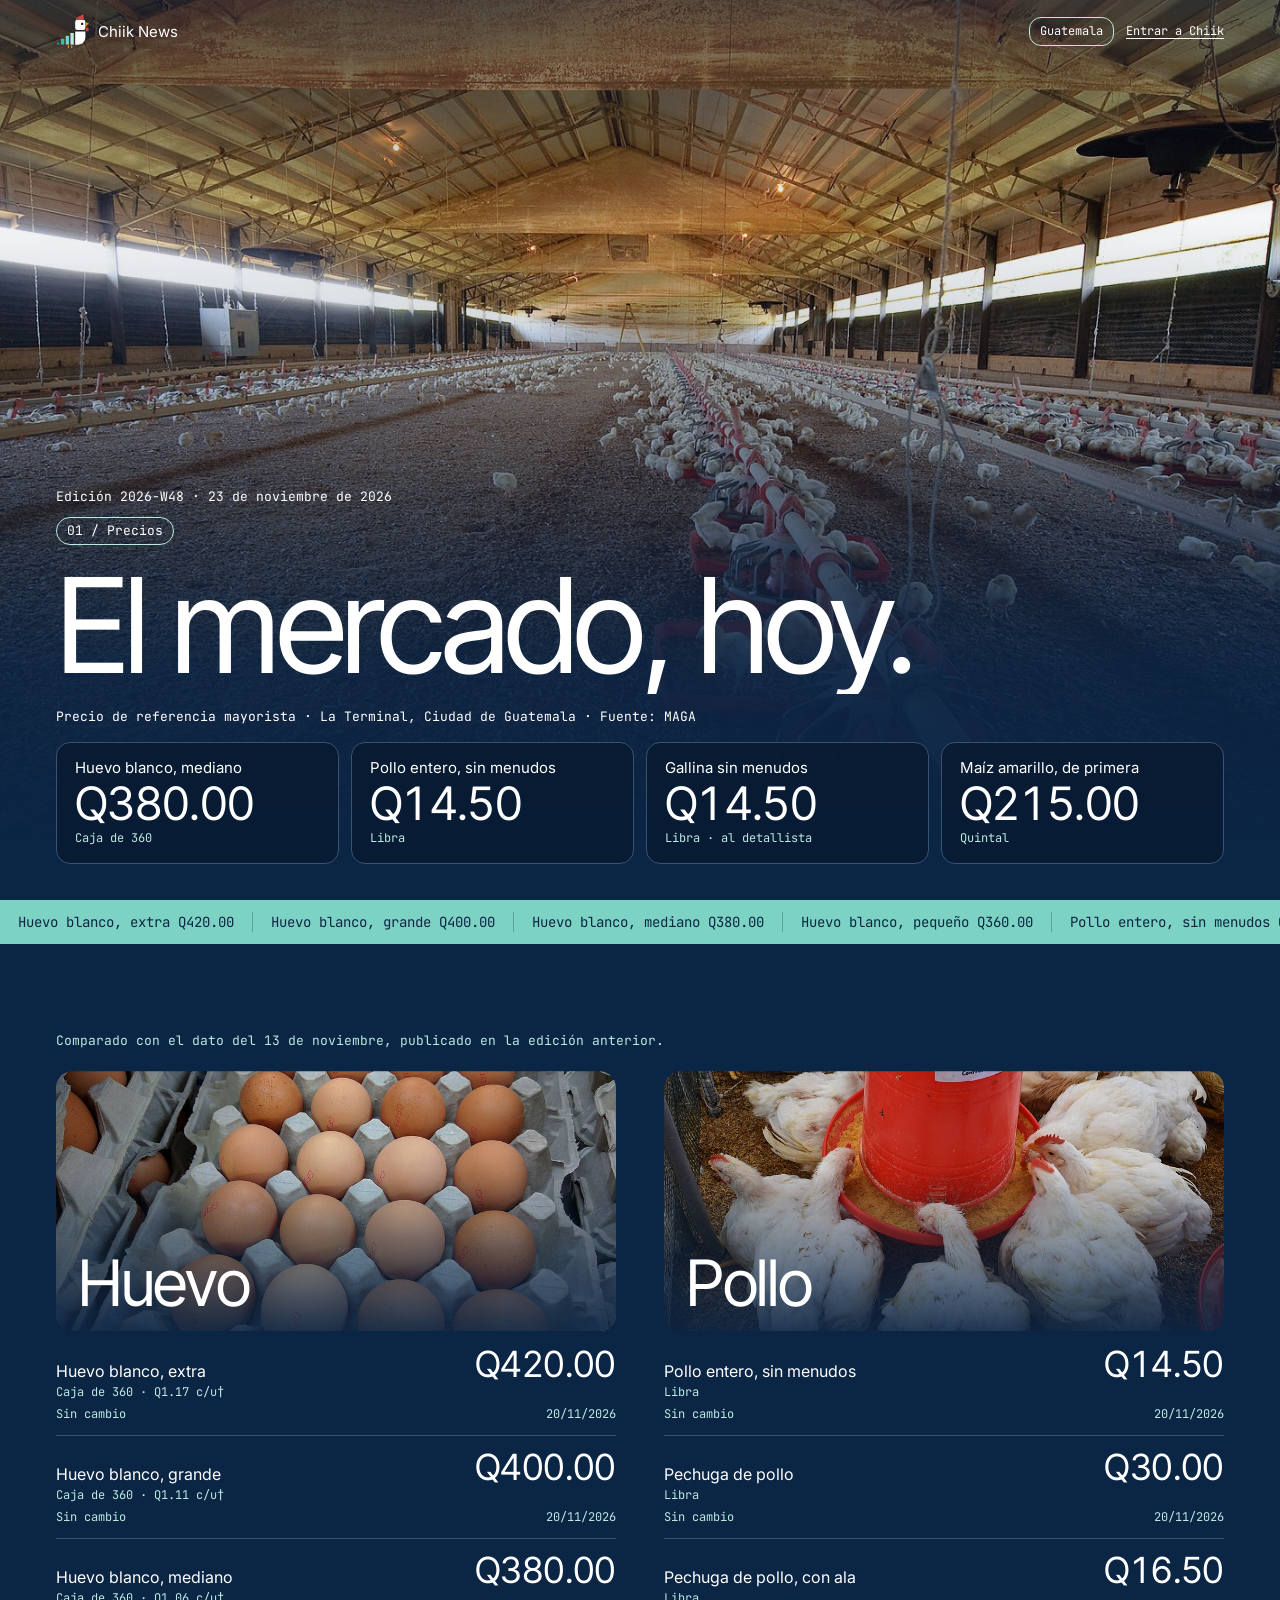
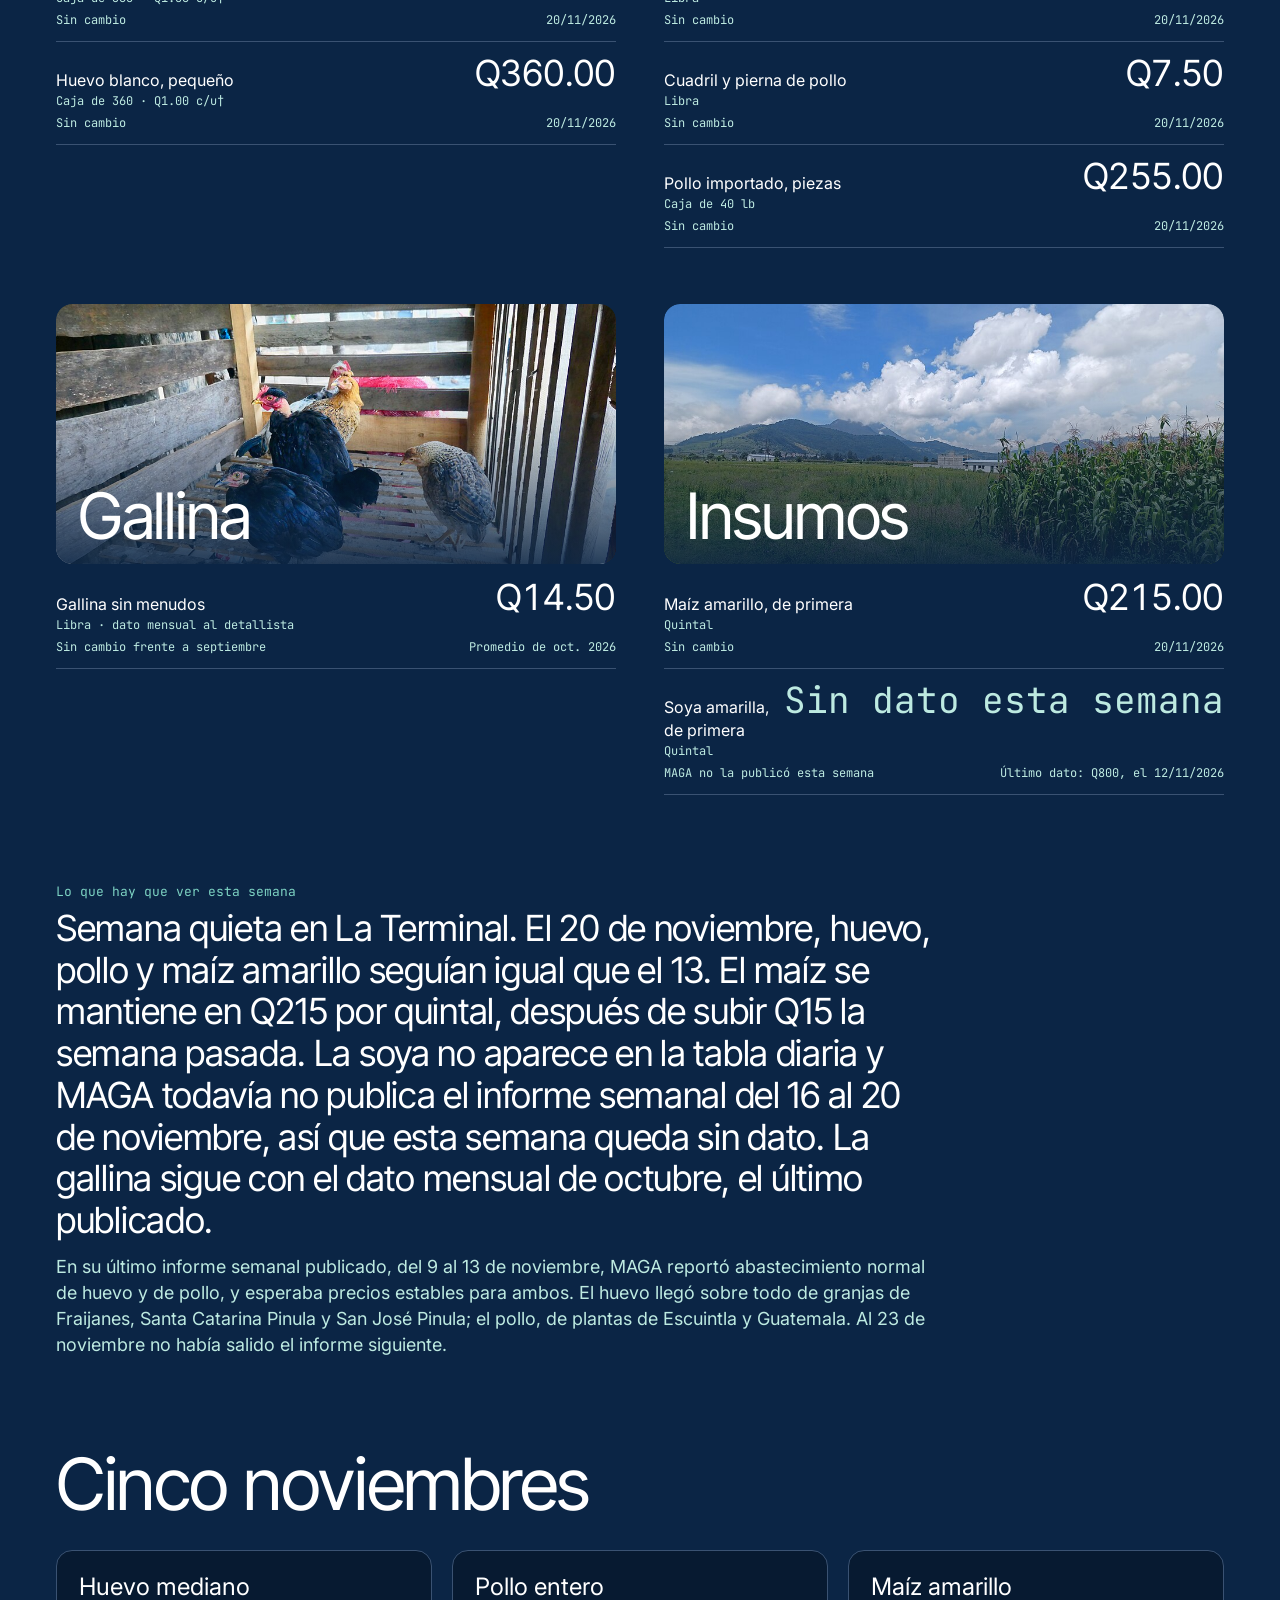
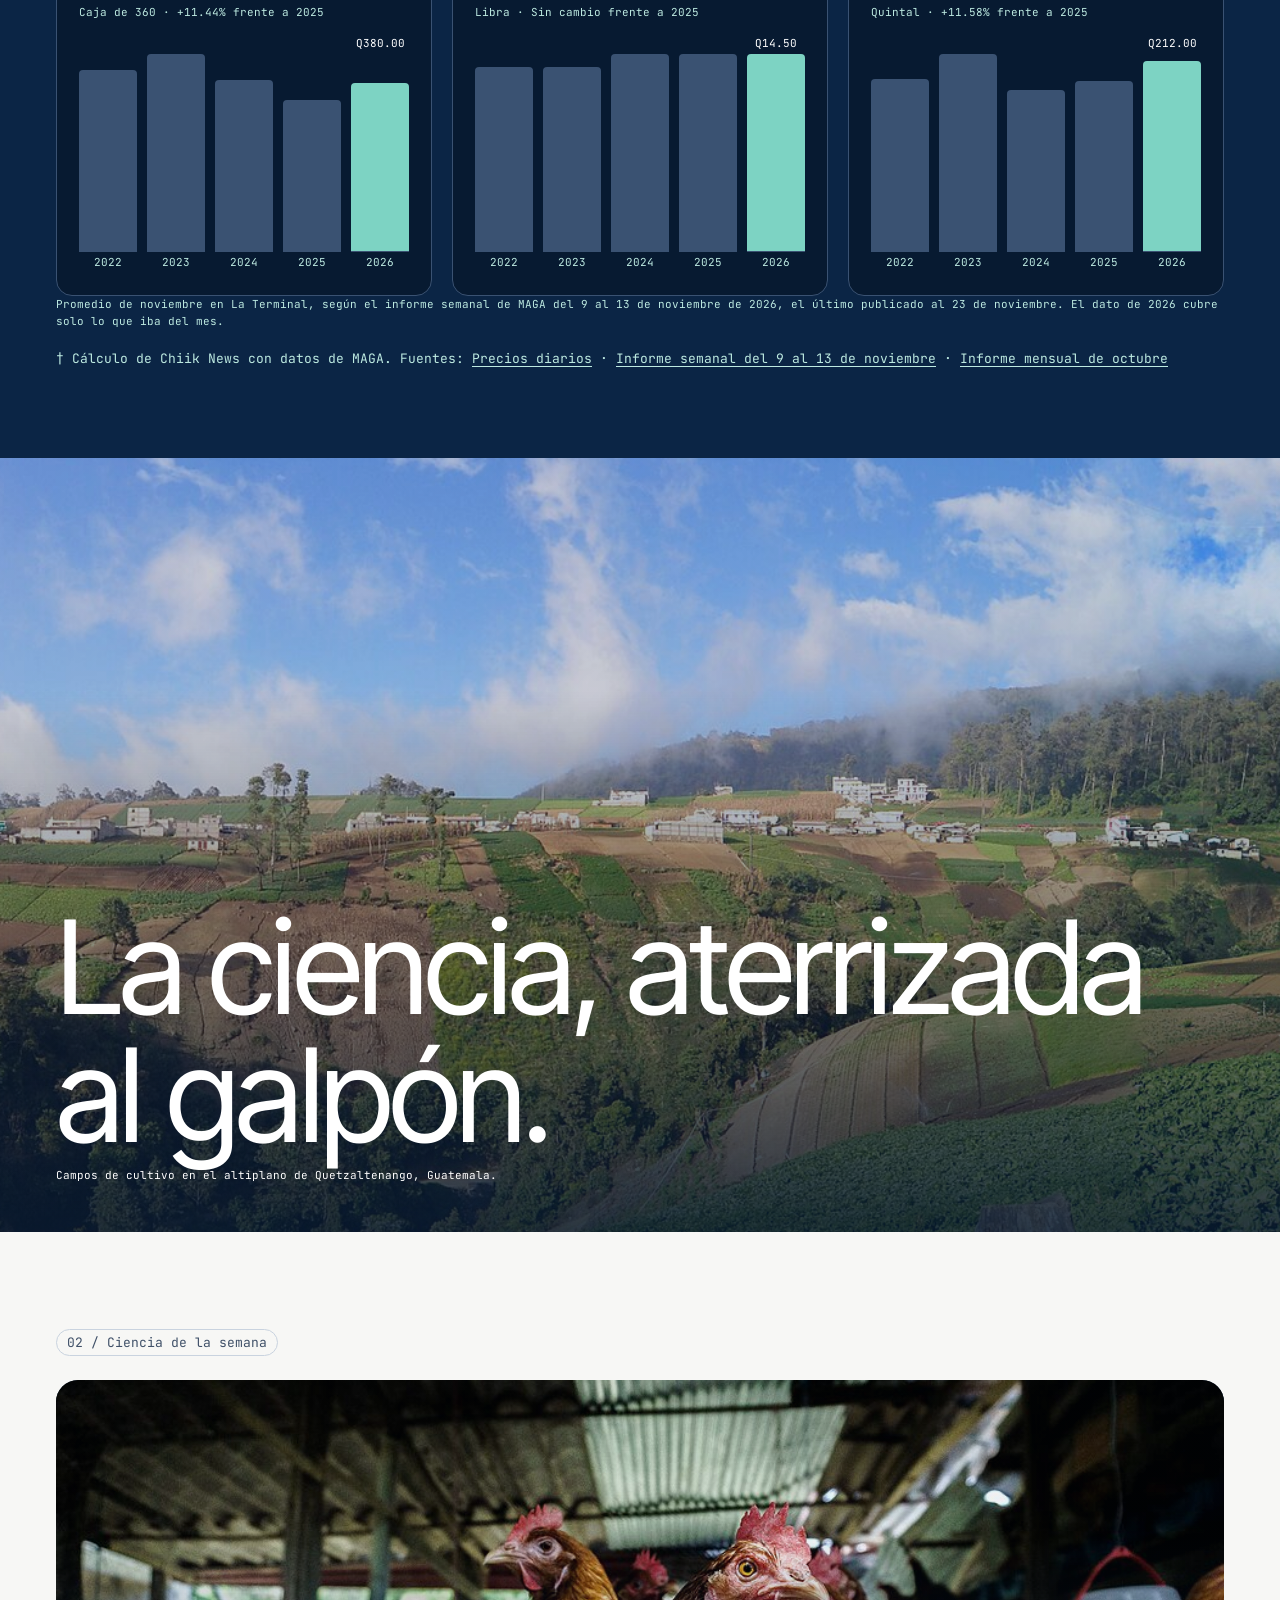
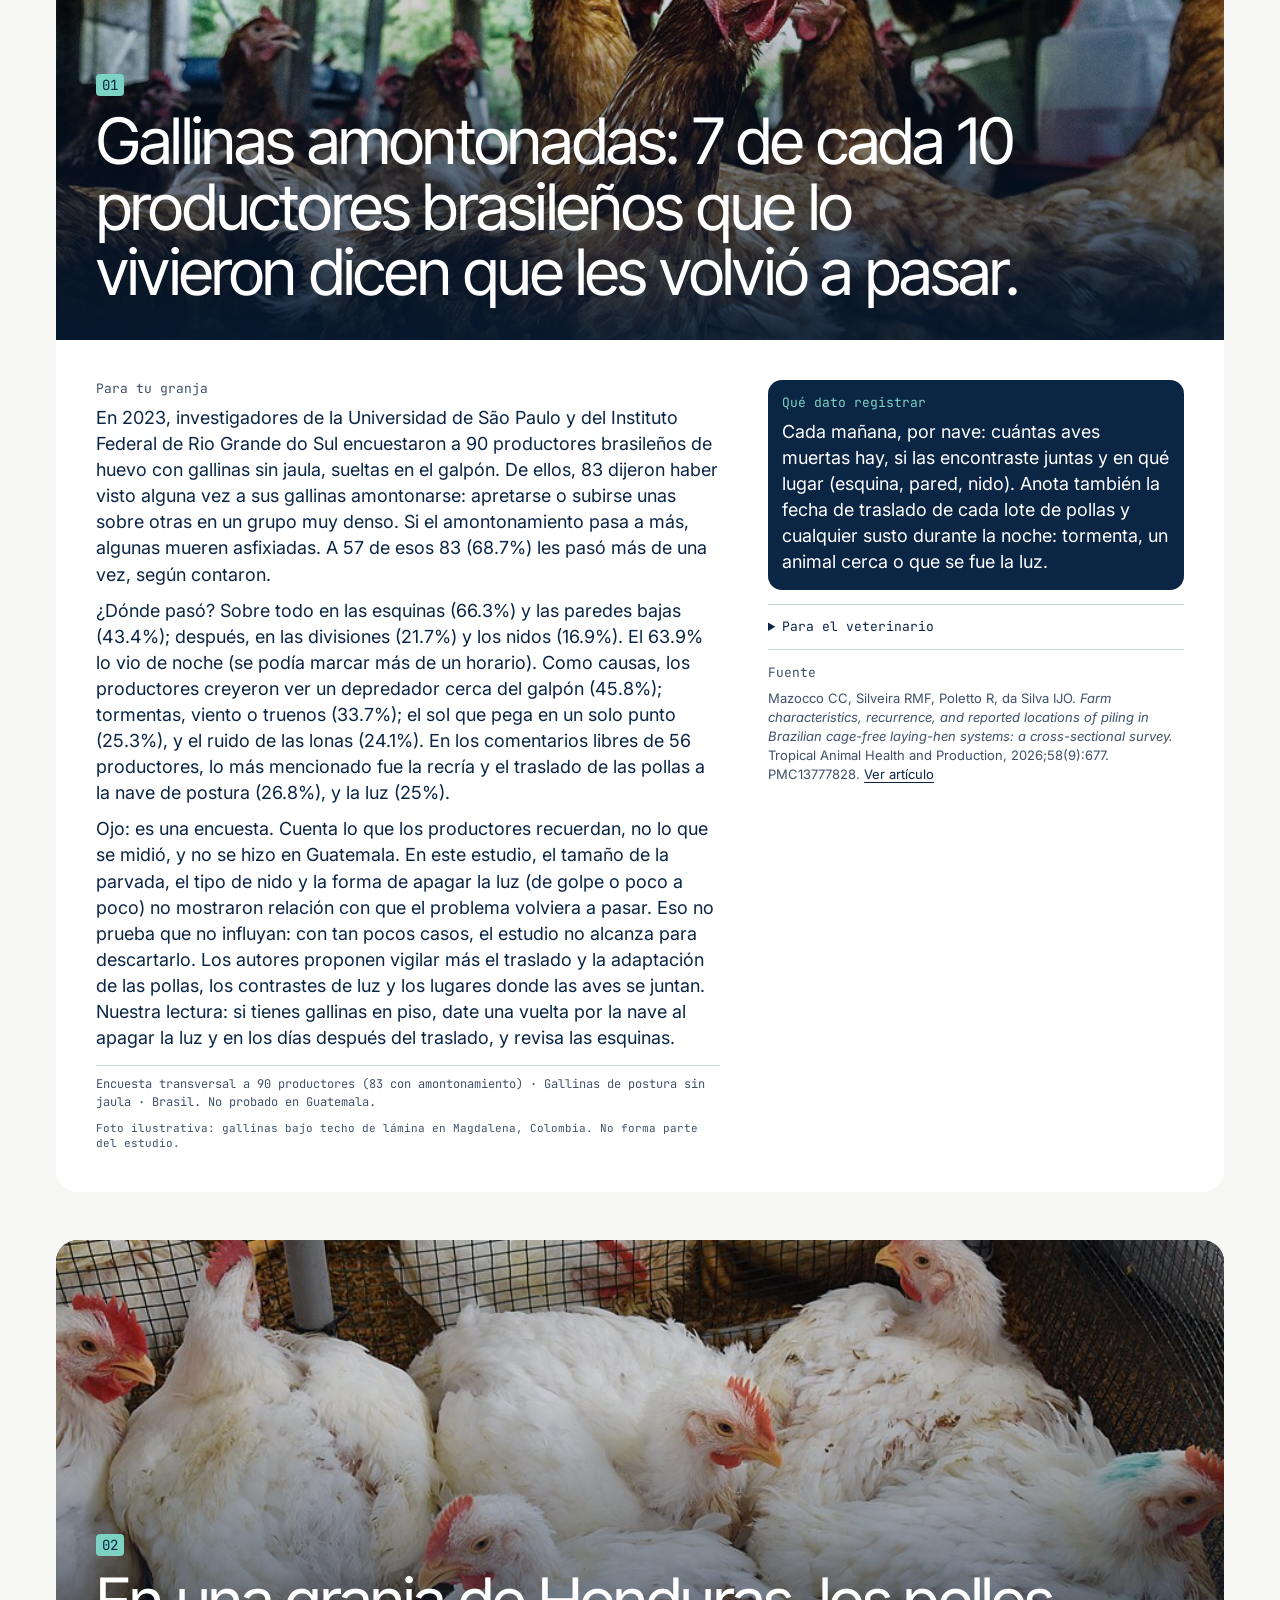
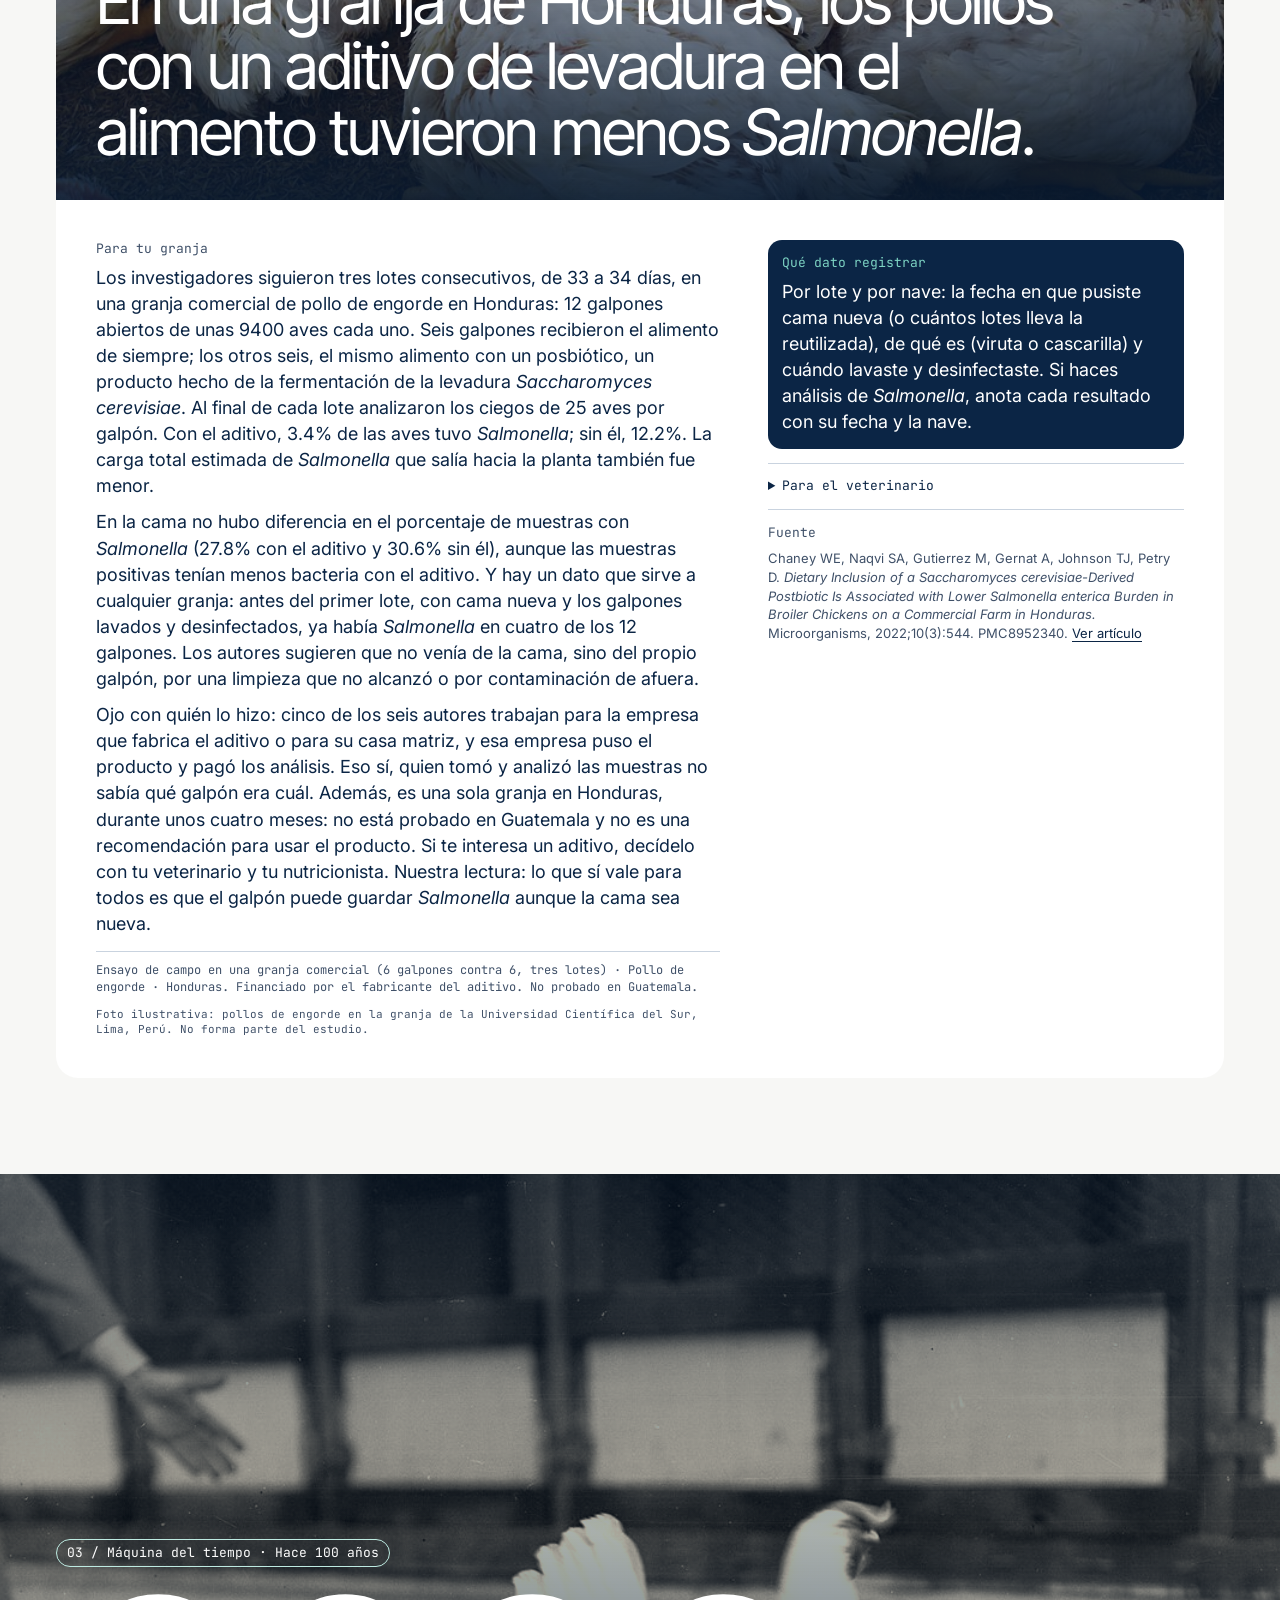
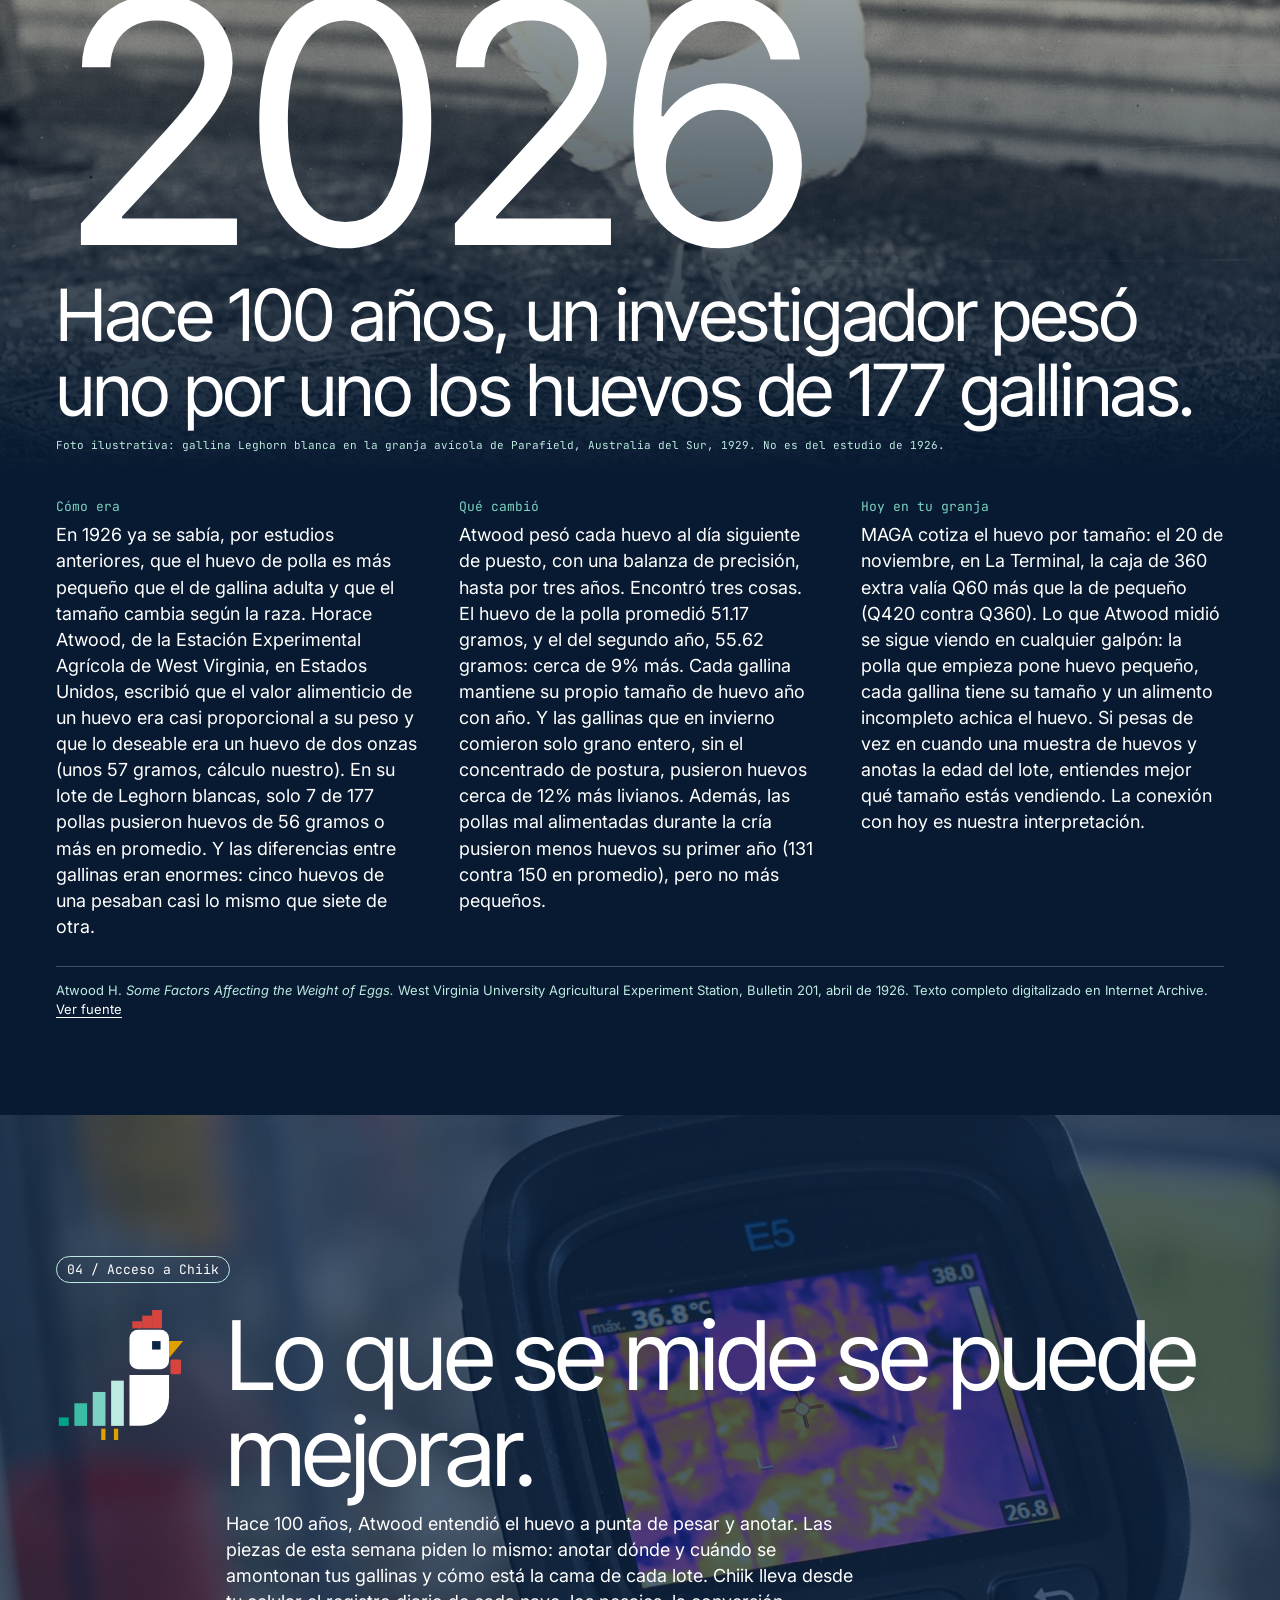
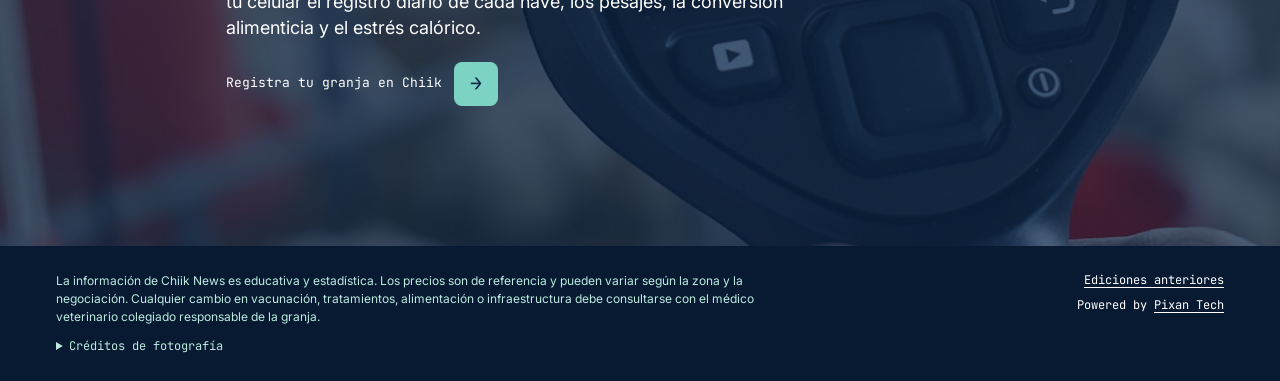
<file: index.html>
<!doctype html>
<html lang="es-GT">
<head>
<meta charset="utf-8">
<meta name="viewport" content="width=device-width, initial-scale=1">
<title>Chiik News · Precios y ciencia avícola en Guatemala</title>
<meta name="description" content="Semana quieta en La Terminal. El 20 de noviembre, huevo, pollo y maíz amarillo seguían igual que el 13. El maíz se mantiene en Q215 por quintal, después de subir Q15 la semana pasada. La soya no aparece en la tabla diaria y MAGA todavía no publica el informe semanal del 16 al 20 de noviembre, así que esta semana queda sin dato. La gallina sigue con el dato mensual de octubre, el último publicado.">
<link rel="icon" href="marca/chiik-icono.svg" type="image/svg+xml">
<link rel="preconnect" href="https://fonts.googleapis.com">
<link rel="stylesheet" href="https://fonts.googleapis.com/css2?family=Inter:wght@400&family=Inter+Tight:wght@400&family=JetBrains+Mono:wght@400&display=swap">
<link rel="stylesheet" href="estilos.css">
<script defer src="animaciones.js"></script>
</head>
<body data-pollo="marca/chiik-icono.svg">

<section class="portada-foto">
  <div class="portada-lienzo" data-parallax="0.18"><img class="portada-imagen" src="fotos/w48-portada.jpg" alt="Pollitos de engorde sobre cama de viruta dentro de una nave, con comederos y bebederos" fetchpriority="high"></div>
  <div class="portada-velo"></div>
  <header class="encabezado envoltura">
  <a class="marca" href="index.html"><img src="marca/chiik-simbolo-blanco.svg" alt="" width="34" height="35">Chiik News</a>
  <nav class="navegacion" aria-label="Principal">
    <span class="pill mono">Guatemala</span>
    <a class="mono entrar" href="https://www.chiikgt.com">Entrar a Chiik</a>
  </nav>
</header>
  <div class="portada-contenido envoltura">
    <p class="edicion-datos mono">Edición 2026-W48 · 23 de noviembre de 2026</p>
    <span class="contador mono">01 / Precios</span>
    <h1 data-palabras>El mercado, hoy.</h1>
    <p class="etiqueta-precios mono">Precio de referencia mayorista · La Terminal, Ciudad de Guatemala · Fuente: MAGA</p>
    <ul class="destacados"><li class="destacado">
    <span class="destacado-nombre">Huevo blanco, mediano</span>
    <span class="destacado-valor" data-precio="380">Q380.00</span>
    <span class="destacado-unidad mono">Caja de 360</span>
  </li>
<li class="destacado">
    <span class="destacado-nombre">Pollo entero, sin menudos</span>
    <span class="destacado-valor" data-precio="14.5">Q14.50</span>
    <span class="destacado-unidad mono">Libra</span>
  </li>
<li class="destacado">
    <span class="destacado-nombre">Gallina sin menudos</span>
    <span class="destacado-valor" data-precio="14.5">Q14.50</span>
    <span class="destacado-unidad mono">Libra · al detallista</span>
  </li>
<li class="destacado">
    <span class="destacado-nombre">Maíz amarillo, de primera</span>
    <span class="destacado-valor" data-precio="215">Q215.00</span>
    <span class="destacado-unidad mono">Quintal</span>
  </li></ul>
  </div>
</section>
<div class="cinta" aria-hidden="true"><div class="cinta-pista mono"><div class="cinta-tramo"><span class="cinta-item"><span>Huevo blanco, extra</span> <b>Q420.00</b></span><span class="cinta-item"><span>Huevo blanco, grande</span> <b>Q400.00</b></span><span class="cinta-item"><span>Huevo blanco, mediano</span> <b>Q380.00</b></span><span class="cinta-item"><span>Huevo blanco, pequeño</span> <b>Q360.00</b></span><span class="cinta-item"><span>Pollo entero, sin menudos</span> <b>Q14.50</b></span><span class="cinta-item"><span>Pechuga de pollo</span> <b>Q30.00</b></span><span class="cinta-item"><span>Pechuga de pollo, con ala</span> <b>Q16.50</b></span><span class="cinta-item"><span>Cuadril y pierna de pollo</span> <b>Q7.50</b></span><span class="cinta-item"><span>Pollo importado, piezas</span> <b>Q255.00</b></span><span class="cinta-item"><span>Gallina sin menudos</span> <b>Q14.50</b></span><span class="cinta-item"><span>Maíz amarillo, de primera</span> <b>Q215.00</b></span><span class="cinta-item"><span>Soya amarilla, de primera</span> <b>Sin dato</b></span></div><div class="cinta-tramo"><span class="cinta-item"><span>Huevo blanco, extra</span> <b>Q420.00</b></span><span class="cinta-item"><span>Huevo blanco, grande</span> <b>Q400.00</b></span><span class="cinta-item"><span>Huevo blanco, mediano</span> <b>Q380.00</b></span><span class="cinta-item"><span>Huevo blanco, pequeño</span> <b>Q360.00</b></span><span class="cinta-item"><span>Pollo entero, sin menudos</span> <b>Q14.50</b></span><span class="cinta-item"><span>Pechuga de pollo</span> <b>Q30.00</b></span><span class="cinta-item"><span>Pechuga de pollo, con ala</span> <b>Q16.50</b></span><span class="cinta-item"><span>Cuadril y pierna de pollo</span> <b>Q7.50</b></span><span class="cinta-item"><span>Pollo importado, piezas</span> <b>Q255.00</b></span><span class="cinta-item"><span>Gallina sin menudos</span> <b>Q14.50</b></span><span class="cinta-item"><span>Maíz amarillo, de primera</span> <b>Q215.00</b></span><span class="cinta-item"><span>Soya amarilla, de primera</span> <b>Sin dato</b></span></div></div></div>
<section class="tablero envoltura">
  <p class="comparacion mono">Comparado con el dato del 13 de noviembre, publicado en la edición anterior.</p>
  <div class="grupos"><section class="grupo" aria-label="Huevo">
  <figure class="grupo-foto foto-revelar">
    <img src="fotos/w48-huevo.jpg" alt="Huevos de cáscara café en cartones" loading="lazy" decoding="async">
    <h2 class="grupo-titulo">Huevo</h2>
  </figure>
  <ul class="precios"><li class="precio">
  <div class="precio-info"><span class="nombre">Huevo blanco, extra</span><span class="unidad mono">Caja de 360 · Q1.17 c/u†</span></div>
  <div class="precio-valor" data-precio="420">Q420.00</div>
  <div class="precio-meta mono"><span class="cambio">Sin cambio</span><span>20/11/2026</span></div>
</li>
<li class="precio">
  <div class="precio-info"><span class="nombre">Huevo blanco, grande</span><span class="unidad mono">Caja de 360 · Q1.11 c/u†</span></div>
  <div class="precio-valor" data-precio="400">Q400.00</div>
  <div class="precio-meta mono"><span class="cambio">Sin cambio</span><span>20/11/2026</span></div>
</li>
<li class="precio">
  <div class="precio-info"><span class="nombre">Huevo blanco, mediano</span><span class="unidad mono">Caja de 360 · Q1.06 c/u†</span></div>
  <div class="precio-valor" data-precio="380">Q380.00</div>
  <div class="precio-meta mono"><span class="cambio">Sin cambio</span><span>20/11/2026</span></div>
</li>
<li class="precio">
  <div class="precio-info"><span class="nombre">Huevo blanco, pequeño</span><span class="unidad mono">Caja de 360 · Q1.00 c/u†</span></div>
  <div class="precio-valor" data-precio="360">Q360.00</div>
  <div class="precio-meta mono"><span class="cambio">Sin cambio</span><span>20/11/2026</span></div>
</li></ul>
</section>
<section class="grupo" aria-label="Pollo">
  <figure class="grupo-foto foto-revelar">
    <img src="fotos/w48-pollo.jpg" alt="Pollos de engorde alrededor de un comedero de tolva" loading="lazy" decoding="async">
    <h2 class="grupo-titulo">Pollo</h2>
  </figure>
  <ul class="precios"><li class="precio">
  <div class="precio-info"><span class="nombre">Pollo entero, sin menudos</span><span class="unidad mono">Libra</span></div>
  <div class="precio-valor" data-precio="14.5">Q14.50</div>
  <div class="precio-meta mono"><span class="cambio">Sin cambio</span><span>20/11/2026</span></div>
</li>
<li class="precio">
  <div class="precio-info"><span class="nombre">Pechuga de pollo</span><span class="unidad mono">Libra</span></div>
  <div class="precio-valor" data-precio="30">Q30.00</div>
  <div class="precio-meta mono"><span class="cambio">Sin cambio</span><span>20/11/2026</span></div>
</li>
<li class="precio">
  <div class="precio-info"><span class="nombre">Pechuga de pollo, con ala</span><span class="unidad mono">Libra</span></div>
  <div class="precio-valor" data-precio="16.5">Q16.50</div>
  <div class="precio-meta mono"><span class="cambio">Sin cambio</span><span>20/11/2026</span></div>
</li>
<li class="precio">
  <div class="precio-info"><span class="nombre">Cuadril y pierna de pollo</span><span class="unidad mono">Libra</span></div>
  <div class="precio-valor" data-precio="7.5">Q7.50</div>
  <div class="precio-meta mono"><span class="cambio">Sin cambio</span><span>20/11/2026</span></div>
</li>
<li class="precio">
  <div class="precio-info"><span class="nombre">Pollo importado, piezas</span><span class="unidad mono">Caja de 40 lb</span></div>
  <div class="precio-valor" data-precio="255">Q255.00</div>
  <div class="precio-meta mono"><span class="cambio">Sin cambio</span><span>20/11/2026</span></div>
</li></ul>
</section>
<section class="grupo" aria-label="Gallina">
  <figure class="grupo-foto foto-revelar">
    <img src="fotos/w48-gallina.jpg" alt="Gallinas criollas en un gallinero de madera en Guatemala" loading="lazy" decoding="async">
    <h2 class="grupo-titulo">Gallina</h2>
  </figure>
  <ul class="precios"><li class="precio">
  <div class="precio-info"><span class="nombre">Gallina sin menudos</span><span class="unidad mono">Libra · dato mensual al detallista</span></div>
  <div class="precio-valor" data-precio="14.5">Q14.50</div>
  <div class="precio-meta mono"><span class="cambio">Sin cambio frente a septiembre</span><span>Promedio de oct. 2026</span></div>
</li></ul>
</section>
<section class="grupo" aria-label="Insumos">
  <figure class="grupo-foto foto-revelar">
    <img src="fotos/w48-insumos.jpg" alt="Maizal junto a un potrero en Quetzaltenango, Guatemala" loading="lazy" decoding="async">
    <h2 class="grupo-titulo">Insumos</h2>
  </figure>
  <ul class="precios"><li class="precio">
  <div class="precio-info"><span class="nombre">Maíz amarillo, de primera</span><span class="unidad mono">Quintal</span></div>
  <div class="precio-valor" data-precio="215">Q215.00</div>
  <div class="precio-meta mono"><span class="cambio">Sin cambio</span><span>20/11/2026</span></div>
</li>
<li class="precio">
  <div class="precio-info"><span class="nombre">Soya amarilla, de primera</span><span class="unidad mono">Quintal</span></div>
  <div class="precio-valor sin-dato">Sin dato esta semana</div>
  <div class="precio-meta mono"><span class="cambio">MAGA no la publicó esta semana</span><span>Último dato: Q800, el 12/11/2026</span></div>
</li></ul>
</section></div>
  <div class="que-ver"><h2 class="rotulo mono">Lo que hay que ver esta semana</h2><p class="lectura">Semana quieta en La Terminal. El 20 de noviembre, huevo, pollo y maíz amarillo seguían igual que el 13. El maíz se mantiene en Q215 por quintal, después de subir Q15 la semana pasada. La soya no aparece en la tabla diaria y MAGA todavía no publica el informe semanal del 16 al 20 de noviembre, así que esta semana queda sin dato. La gallina sigue con el dato mensual de octubre, el último publicado.</p><p class="contexto">En su último informe semanal publicado, del 9 al 13 de noviembre, MAGA reportó abastecimiento normal de huevo y de pollo, y esperaba precios estables para ambos. El huevo llegó sobre todo de granjas de Fraijanes, Santa Catarina Pinula y San José Pinula; el pollo, de plantas de Escuintla y Guatemala. Al 23 de noviembre no había salido el informe siguiente.</p></div>
  <div class="tendencias">
    <h2 class="tendencias-titulo">Cinco noviembres</h2>
    <div class="tendencias-grid"><article class="tendencia">
      <h3>Huevo mediano</h3>
      <p class="tendencia-resumen mono">Caja de 360 · +11.44% frente a 2025</p>
      <ol class="columnas" aria-label="Huevo mediano, precio promedio de octubre por año"><li class="columna" tabindex="0" style="--alto:91.7%">
        <span class="columna-valor mono">Q408.57</span>
        <span class="columna-barra"><i></i></span>
        <span class="columna-anio mono">2022</span>
      </li>
<li class="columna" tabindex="0" style="--alto:100.0%">
        <span class="columna-valor mono">Q445.48</span>
        <span class="columna-barra"><i></i></span>
        <span class="columna-anio mono">2023</span>
      </li>
<li class="columna" tabindex="0" style="--alto:86.5%">
        <span class="columna-valor mono">Q385.15</span>
        <span class="columna-barra"><i></i></span>
        <span class="columna-anio mono">2024</span>
      </li>
<li class="columna" tabindex="0" style="--alto:76.5%">
        <span class="columna-valor mono">Q341.00</span>
        <span class="columna-barra"><i></i></span>
        <span class="columna-anio mono">2025</span>
      </li>
<li class="columna columna-actual" tabindex="0" style="--alto:85.3%">
        <span class="columna-valor mono">Q380.00</span>
        <span class="columna-barra"><i></i></span>
        <span class="columna-anio mono">2026</span>
      </li></ol>
    </article>
<article class="tendencia">
      <h3>Pollo entero</h3>
      <p class="tendencia-resumen mono">Libra · Sin cambio frente a 2025</p>
      <ol class="columnas" aria-label="Pollo entero, precio promedio de octubre por año"><li class="columna" tabindex="0" style="--alto:93.1%">
        <span class="columna-valor mono">Q13.50</span>
        <span class="columna-barra"><i></i></span>
        <span class="columna-anio mono">2022</span>
      </li>
<li class="columna" tabindex="0" style="--alto:93.1%">
        <span class="columna-valor mono">Q13.50</span>
        <span class="columna-barra"><i></i></span>
        <span class="columna-anio mono">2023</span>
      </li>
<li class="columna" tabindex="0" style="--alto:100.0%">
        <span class="columna-valor mono">Q14.50</span>
        <span class="columna-barra"><i></i></span>
        <span class="columna-anio mono">2024</span>
      </li>
<li class="columna" tabindex="0" style="--alto:100.0%">
        <span class="columna-valor mono">Q14.50</span>
        <span class="columna-barra"><i></i></span>
        <span class="columna-anio mono">2025</span>
      </li>
<li class="columna columna-actual" tabindex="0" style="--alto:100.0%">
        <span class="columna-valor mono">Q14.50</span>
        <span class="columna-barra"><i></i></span>
        <span class="columna-anio mono">2026</span>
      </li></ol>
    </article>
<article class="tendencia">
      <h3>Maíz amarillo</h3>
      <p class="tendencia-resumen mono">Quintal · +11.58% frente a 2025</p>
      <ol class="columnas" aria-label="Maíz amarillo, precio promedio de octubre por año"><li class="columna" tabindex="0" style="--alto:87.0%">
        <span class="columna-valor mono">Q192.02</span>
        <span class="columna-barra"><i></i></span>
        <span class="columna-anio mono">2022</span>
      </li>
<li class="columna" tabindex="0" style="--alto:100.0%">
        <span class="columna-valor mono">Q220.71</span>
        <span class="columna-barra"><i></i></span>
        <span class="columna-anio mono">2023</span>
      </li>
<li class="columna" tabindex="0" style="--alto:81.4%">
        <span class="columna-valor mono">Q179.75</span>
        <span class="columna-barra"><i></i></span>
        <span class="columna-anio mono">2024</span>
      </li>
<li class="columna" tabindex="0" style="--alto:86.1%">
        <span class="columna-valor mono">Q190.00</span>
        <span class="columna-barra"><i></i></span>
        <span class="columna-anio mono">2025</span>
      </li>
<li class="columna columna-actual" tabindex="0" style="--alto:96.1%">
        <span class="columna-valor mono">Q212.00</span>
        <span class="columna-barra"><i></i></span>
        <span class="columna-anio mono">2026</span>
      </li></ol>
    </article></div>
    <p class="nota mono">Promedio de noviembre en La Terminal, según el informe semanal de MAGA del 9 al 13 de noviembre de 2026, el último publicado al 23 de noviembre. El dato de 2026 cubre solo lo que iba del mes.</p>
  </div>
  <p class="nota mono">† Cálculo de Chiik News con datos de MAGA. Fuentes: <a href="https://precios.maga.gob.gt/diarios/diarios.html">Precios diarios</a> · <a href="https://precios.maga.gob.gt/novedades/45-guatemala-informe-semanal-de-precios-del-09-al-13-de-noviembre-de-2026/">Informe semanal del 9 al 13 de noviembre</a> · <a href="https://precios.maga.gob.gt/archivos/mensuales/2026/10%20Informe%20De%20Precios%20Agropecuarios%20Mensual%20Octubre%202026.pdf">Informe mensual de octubre</a></p>
</section>
<section class="banda">
  <div class="banda-lienzo" data-parallax="0.14"><img src="fotos/w48-banda.jpg" alt="Campos de cultivo y casas en el altiplano de Quetzaltenango" loading="lazy" decoding="async"></div>
  <div class="banda-velo"></div>
  <div class="banda-contenido envoltura">
    <p class="banda-texto">La ciencia, aterrizada al galpón.</p>
    <p class="foto-pie mono">Campos de cultivo en el altiplano de Quetzaltenango, Guatemala.</p>
  </div>
</section>
<section class="zona-clara"><div class="envoltura">
  <h2 class="contador contador-claro mono">02 / Ciencia de la semana</h2>
  <div class="piezas"><article class="pieza">
  <figure class="pieza-foto foto-revelar">
    <div class="pieza-lienzo" data-parallax="0.08"><img src="fotos/w48-ciencia-1.jpg" alt="Gallinas ponedoras juntas bajo un techo de lámina" loading="lazy" decoding="async"></div>
    <div class="pieza-velo"></div>
    <div class="pieza-titular">
      <span class="pieza-numero mono">01</span>
      <h3>Gallinas amontonadas: 7 de cada 10 productores brasileños que lo vivieron dicen que les volvió a pasar.</h3>
    </div>
  </figure>
  <div class="pieza-cuerpo">
    <div class="pieza-texto">
      <h4 class="rotulo mono">Para tu granja</h4>
      <p>En 2023, investigadores de la Universidad de São Paulo y del Instituto Federal de Rio Grande do Sul encuestaron a 90 productores brasileños de huevo con gallinas sin jaula, sueltas en el galpón. De ellos, 83 dijeron haber visto alguna vez a sus gallinas amontonarse: apretarse o subirse unas sobre otras en un grupo muy denso. Si el amontonamiento pasa a más, algunas mueren asfixiadas. A 57 de esos 83 (68.7%) les pasó más de una vez, según contaron.</p>
<p>¿Dónde pasó? Sobre todo en las esquinas (66.3%) y las paredes bajas (43.4%); después, en las divisiones (21.7%) y los nidos (16.9%). El 63.9% lo vio de noche (se podía marcar más de un horario). Como causas, los productores creyeron ver un depredador cerca del galpón (45.8%); tormentas, viento o truenos (33.7%); el sol que pega en un solo punto (25.3%), y el ruido de las lonas (24.1%). En los comentarios libres de 56 productores, lo más mencionado fue la recría y el traslado de las pollas a la nave de postura (26.8%), y la luz (25%).</p>
<p>Ojo: es una encuesta. Cuenta lo que los productores recuerdan, no lo que se midió, y no se hizo en Guatemala. En este estudio, el tamaño de la parvada, el tipo de nido y la forma de apagar la luz (de golpe o poco a poco) no mostraron relación con que el problema volviera a pasar. Eso no prueba que no influyan: con tan pocos casos, el estudio no alcanza para descartarlo. Los autores proponen vigilar más el traslado y la adaptación de las pollas, los contrastes de luz y los lugares donde las aves se juntan. Nuestra lectura: si tienes gallinas en piso, date una vuelta por la nave al apagar la luz y en los días después del traslado, y revisa las esquinas.</p>
      <p class="evidencia mono">Encuesta transversal a 90 productores (83 con amontonamiento) · Gallinas de postura sin jaula · Brasil. No probado en Guatemala.</p>
      <p class="foto-pie foto-pie-claro mono">Foto ilustrativa: gallinas bajo techo de lámina en Magdalena, Colombia. No forma parte del estudio.</p>
    </div>
    <div class="pieza-lateral">
      <div class="dato">
        <h4 class="rotulo mono">Qué dato registrar</h4>
        <p>Cada mañana, por nave: cuántas aves muertas hay, si las encontraste juntas y en qué lugar (esquina, pared, nido). Anota también la fecha de traslado de cada lote de pollas y cualquier susto durante la noche: tormenta, un animal cerca o que se fue la luz.</p>
      </div>
      <details class="veterinario">
        <summary class="mono">Para el veterinario</summary>
        <p>Cuestionario en línea (Google Forms) de julio a noviembre de 2023, distribuido a productores de huevo sin jaula de la red MIRA Laying Hen Initiative en 10 estados de Brasil. Se definió el amontonamiento (piling) como agregación inusualmente densa en la que las aves se presionan o se suben unas sobre otras, y se distinguió de la sofocación (smothering), que implica muerte por asfixia; no se recogieron datos de mortalidad. Edad de las aves cuando ocurrió (respuesta múltiple): 13 a 20 semanas (38.6%), 21 a 30 (37.3%) y 5 a 12 (31.3%).</p>
<p>Análisis de correspondencias múltiples con ocho variables de la granja (las dos primeras dimensiones explicaron 34.3% de la inercia bruta) y regresión logística con corrección de Firth. Sin asociación entre recurrencia y tamaño de parvada (OR 1.05; IC 95% 0.61-1.83), nido automático frente a manual (OR 1.92; 0.65-5.87) o apagado gradual frente a apagado de golpe (OR 1.04; 0.40-2.63). Esos factores tampoco se asociaron con reportar varios lugares. Los análisis de sensibilidad no cambiaron las conclusiones.</p>
        <p><strong class="rotulo-linea">Limitaciones:</strong> Muestra voluntaria de una sola red de productores, con probabilidad de selección desconocida; 83 de 90 no es una prevalencia. Sin definición cuantitativa del evento, sin periodo común de observación y sin datos de densidad, cama, iluminación ni mortalidad. Las causas percibidas son opiniones, no exposiciones medidas. Hubo dos registros idénticos sin identificador. Los intervalos de confianza son amplios: el estudio no demuestra que esos factores no influyan. Los autores lo presentan como generador de hipótesis.</p>
      </details>
      <p class="fuente"><span class="rotulo mono">Fuente</span> Mazocco CC, Silveira RMF, Poletto R, da Silva IJO. <em>Farm characteristics, recurrence, and reported locations of piling in Brazilian cage-free laying-hen systems: a cross-sectional survey.</em> Tropical Animal Health and Production, 2026;58(9):677. PMC13777828. <a href="https://doi.org/10.1007/s11250-026-05455-2">Ver artículo</a></p>
    </div>
  </div>
</article>
<article class="pieza">
  <figure class="pieza-foto foto-revelar">
    <div class="pieza-lienzo" data-parallax="0.08"><img src="fotos/w48-ciencia-2.jpg" alt="Pollos de engorde descansando sobre cama" loading="lazy" decoding="async"></div>
    <div class="pieza-velo"></div>
    <div class="pieza-titular">
      <span class="pieza-numero mono">02</span>
      <h3>En una granja de Honduras, los pollos con un aditivo de levadura en el alimento tuvieron menos <em>Salmonella</em>.</h3>
    </div>
  </figure>
  <div class="pieza-cuerpo">
    <div class="pieza-texto">
      <h4 class="rotulo mono">Para tu granja</h4>
      <p>Los investigadores siguieron tres lotes consecutivos, de 33 a 34 días, en una granja comercial de pollo de engorde en Honduras: 12 galpones abiertos de unas 9400 aves cada uno. Seis galpones recibieron el alimento de siempre; los otros seis, el mismo alimento con un posbiótico, un producto hecho de la fermentación de la levadura <em>Saccharomyces cerevisiae</em>. Al final de cada lote analizaron los ciegos de 25 aves por galpón. Con el aditivo, 3.4% de las aves tuvo <em>Salmonella</em>; sin él, 12.2%. La carga total estimada de <em>Salmonella</em> que salía hacia la planta también fue menor.</p>
<p>En la cama no hubo diferencia en el porcentaje de muestras con <em>Salmonella</em> (27.8% con el aditivo y 30.6% sin él), aunque las muestras positivas tenían menos bacteria con el aditivo. Y hay un dato que sirve a cualquier granja: antes del primer lote, con cama nueva y los galpones lavados y desinfectados, ya había <em>Salmonella</em> en cuatro de los 12 galpones. Los autores sugieren que no venía de la cama, sino del propio galpón, por una limpieza que no alcanzó o por contaminación de afuera.</p>
<p>Ojo con quién lo hizo: cinco de los seis autores trabajan para la empresa que fabrica el aditivo o para su casa matriz, y esa empresa puso el producto y pagó los análisis. Eso sí, quien tomó y analizó las muestras no sabía qué galpón era cuál. Además, es una sola granja en Honduras, durante unos cuatro meses: no está probado en Guatemala y no es una recomendación para usar el producto. Si te interesa un aditivo, decídelo con tu veterinario y tu nutricionista. Nuestra lectura: lo que sí vale para todos es que el galpón puede guardar <em>Salmonella</em> aunque la cama sea nueva.</p>
      <p class="evidencia mono">Ensayo de campo en una granja comercial (6 galpones contra 6, tres lotes) · Pollo de engorde · Honduras. Financiado por el fabricante del aditivo. No probado en Guatemala.</p>
      <p class="foto-pie foto-pie-claro mono">Foto ilustrativa: pollos de engorde en la granja de la Universidad Científica del Sur, Lima, Perú. No forma parte del estudio.</p>
    </div>
    <div class="pieza-lateral">
      <div class="dato">
        <h4 class="rotulo mono">Qué dato registrar</h4>
        <p>Por lote y por nave: la fecha en que pusiste cama nueva (o cuántos lotes lleva la reutilizada), de qué es (viruta o cascarilla) y cuándo lavaste y desinfectaste. Si haces análisis de <em>Salmonella</em>, anota cada resultado con su fecha y la nave.</p>
      </div>
      <details class="veterinario">
        <summary class="mono">Para el veterinario</summary>
        <p>Galpones emparejados por tipo de comedero, bebedero y aislamiento; pollos Cobb 500 o Ross 308; cama de viruta o de cascarilla de arroz, reutilizada sin tratamiento entre lotes. Cuatro hisopos de cama por galpón con rodillo en U antes del primer lote y al final de cada uno; 25 ciegos por galpón al final de cada lote. Cultivo con preenriquecimiento en agua peptonada tamponada, enriquecimiento selectivo en tetrationato y Rappaport-Vassiliadis, siembra en XLD y Rambach, confirmación por PCR e inmunocromatografía, y NMP miniaturizado para la carga. Unidad experimental: el galpón. No se serotipificaron los aislamientos.</p>
<p>Ciegos: prevalencia de 3.4% (IC 95% 1.8-6.4) con el aditivo frente a 12.2% (9.2-15.9) sin él, menor en los tres lotes (1.3, 12.0 y 2.4% frente a 7.3, 22.0 y 10.7%). Carga en ciegos positivos: 2.41 frente a 3.86 log10 NMP/g (p = 0.121, sin diferencia significativa). Carga en cama positiva, ajustada por tipo de cama y carga inicial: 3.81 frente a 5.50 log10 NMP/hisopo (diferencia 1.69; IC 95% 0.107-3.26; p = 0.04). Carga total estimada hacia la planta: 3.80 frente a 7.31 log10 NMP (p = 0.0026). Antes del primer lote, la cama de los galpones del grupo con aditivo tenía más <em>Salmonella</em> (33.3% de hisopos positivos frente a 25.0%).</p>
        <p><strong class="rotulo-linea">Limitaciones:</strong> Una sola granja y unos cuatro meses; seis galpones por grupo. Cinco de seis autores son empleados del fabricante (Diamond V, de Cargill) o de Cargill, que aportó el producto y pagó los análisis; el responsable del muestreo fue un contratista independiente. Grupos desbalanceados al inicio en tipo de cama y contaminación. Se excluyeron los ciegos de un galpón del grupo con aditivo en el tercer lote por una desviación del muestreo (125 ciegos en vez de 150). El resumen y los resultados no coinciden del todo: el resumen da 5.53 log10 NMP/hisopo para la cama del grupo control y los resultados, 5.50 ajustado; aquí se usan los resultados. La prevalencia ajustada en cama del grupo con aditivo (7.5%, frente a 27.8% observada) no se explica y no se usa. No reporta peso, conversión ni mortalidad por grupo. Se omite a propósito la cantidad del aditivo.</p>
      </details>
      <p class="fuente"><span class="rotulo mono">Fuente</span> Chaney WE, Naqvi SA, Gutierrez M, Gernat A, Johnson TJ, Petry D. <em>Dietary Inclusion of a Saccharomyces cerevisiae-Derived Postbiotic Is Associated with Lower Salmonella enterica Burden in Broiler Chickens on a Commercial Farm in Honduras.</em> Microorganisms, 2022;10(3):544. PMC8952340. <a href="https://doi.org/10.3390/microorganisms10030544">Ver artículo</a></p>
    </div>
  </div>
</article></div>
</div></section>
<section class="zona-historia">
  <div class="historia-cabeza">
    <div class="historia-lienzo" data-parallax="0.16"><img src="fotos/w48-historia.jpg" alt="Gallina Leghorn blanca en un corral, fotografía en blanco y negro" loading="lazy" decoding="async"></div>
    <div class="historia-velo"></div>
    <div class="historia-encabezado envoltura">
      <span class="contador mono">03 / Máquina del tiempo · Hace 100 años</span>
      <p class="anio" aria-hidden="true" data-anio="1926" data-desde="2026">1926</p>
      <h2 class="historia-titulo">Hace 100 años, un investigador pesó uno por uno los huevos de 177 gallinas.</h2>
      <p class="foto-pie mono">Foto ilustrativa: gallina Leghorn blanca en la granja avícola de Parafield, Australia del Sur, 1929. No es del estudio de 1926.</p>
    </div>
  </div>
  <div class="envoltura historia-cuerpo">
    <div class="historia-columnas">
      <div><h3 class="rotulo mono">Cómo era</h3><p>En 1926 ya se sabía, por estudios anteriores, que el huevo de polla es más pequeño que el de gallina adulta y que el tamaño cambia según la raza. Horace Atwood, de la Estación Experimental Agrícola de West Virginia, en Estados Unidos, escribió que el valor alimenticio de un huevo era casi proporcional a su peso y que lo deseable era un huevo de dos onzas (unos 57 gramos, cálculo nuestro). En su lote de Leghorn blancas, solo 7 de 177 pollas pusieron huevos de 56 gramos o más en promedio. Y las diferencias entre gallinas eran enormes: cinco huevos de una pesaban casi lo mismo que siete de otra.</p></div>
      <div><h3 class="rotulo mono">Qué cambió</h3><p>Atwood pesó cada huevo al día siguiente de puesto, con una balanza de precisión, hasta por tres años. Encontró tres cosas. El huevo de la polla promedió 51.17 gramos, y el del segundo año, 55.62 gramos: cerca de 9% más. Cada gallina mantiene su propio tamaño de huevo año con año. Y las gallinas que en invierno comieron solo grano entero, sin el concentrado de postura, pusieron huevos cerca de 12% más livianos. Además, las pollas mal alimentadas durante la cría pusieron menos huevos su primer año (131 contra 150 en promedio), pero no más pequeños.</p></div>
      <div><h3 class="rotulo mono">Hoy en tu granja</h3><p>MAGA cotiza el huevo por tamaño: el 20 de noviembre, en La Terminal, la caja de 360 extra valía Q60 más que la de pequeño (Q420 contra Q360). Lo que Atwood midió se sigue viendo en cualquier galpón: la polla que empieza pone huevo pequeño, cada gallina tiene su tamaño y un alimento incompleto achica el huevo. Si pesas de vez en cuando una muestra de huevos y anotas la edad del lote, entiendes mejor qué tamaño estás vendiendo. La conexión con hoy es nuestra interpretación.</p></div>
    </div>
    <ul class="historia-fuentes"><li>Atwood H. <em>Some Factors Affecting the Weight of Eggs.</em> West Virginia University Agricultural Experiment Station, Bulletin 201, abril de 1926. Texto completo digitalizado en Internet Archive. <a href="https://archive.org/details/somefactorsaffec201atwo">Ver fuente</a></li></ul>
  </div>
</section>
<section class="zona-chiik">
  <div class="chiik-lienzo" data-parallax="0.12"><img src="fotos/w48-chiik.jpg" alt="Cámara térmica midiendo la temperatura de pollos en un galpón" loading="lazy" decoding="async"></div>
  <div class="chiik-velo"></div>
  <div class="envoltura chiik-contenido">
    <span class="contador mono">04 / Acceso a Chiik</span>
    <a class="tarjeta-chiik" href="https://ventas.chiikgt.com">
      <img class="pollo-chiik" src="marca/chiik-simbolo-blanco.svg" alt="" width="78" height="81">
      <div>
        <h2>Lo que se mide se puede mejorar.</h2>
        <p>Hace 100 años, Atwood entendió el huevo a punta de pesar y anotar. Las piezas de esta semana piden lo mismo: anotar dónde y cuándo se amontonan tus gallinas y cómo está la cama de cada lote. Chiik lleva desde tu celular el registro diario de cada nave, los pesajes, la conversión alimenticia y el estrés calórico.</p>
        <span class="boton mono">Registra tu granja en Chiik<span class="flecha" aria-hidden="true">→</span></span>
      </div>
    </a>
  </div>
</section>
<footer class="pie">
  <div class="envoltura pie-interior">
    <div>
      <p class="aviso">La información de Chiik News es educativa y estadística. Los precios son de referencia y pueden variar según la zona y la negociación. Cualquier cambio en vacunación, tratamientos, alimentación o infraestructura debe consultarse con el médico veterinario colegiado responsable de la granja.</p>
      <details class="creditos"><summary class="mono">Créditos de fotografía</summary><ul><li><a href="https://commons.wikimedia.org/wiki/File:Baby_chickens_in_a_grower_broiler_house._(24481449624).jpg">Baby chickens in a grower broiler house. (24481449624).jpg</a> · USDA NRCS Texas · Public domain</li>
<li><a href="https://commons.wikimedia.org/wiki/File:Chicken_eggs_in_tray.jpg">Chicken eggs in tray.jpg</a> · Maksym Kozlenko · <a href="https://creativecommons.org/licenses/by-sa/4.0">CC BY-SA 4.0</a></li>
<li><a href="https://commons.wikimedia.org/wiki/File:Pollos_comiendo_ma%C3%ADz.jpg">Pollos comiendo maíz.jpg</a> · KimDivulga · <a href="https://creativecommons.org/licenses/by-sa/4.0">CC BY-SA 4.0</a></li>
<li><a href="https://commons.wikimedia.org/wiki/File:Xela_to_Lake_Atitlan_Trek_(Guatemala,_February_2020)_-_81_(49991759496).jpg">Xela to Lake Atitlan Trek (Guatemala, February 2020) - 81 (49991759496).jpg</a> · Bruno Rijsman · <a href="https://creativecommons.org/licenses/by-sa/2.0">CC BY-SA 2.0</a></li>
<li><a href="https://commons.wikimedia.org/wiki/File:Paisaje_entre_Cant%C3%B3n_Chitay_y_Chiquilaj%C3%A1,_Quetzaltenango_01.jpg">Paisaje entre Cantón Chitay y Chiquilajá, Quetzaltenango 01.jpg</a> · Simon Burchell · <a href="https://creativecommons.org/licenses/by-sa/4.0">CC BY-SA 4.0</a></li>
<li><a href="https://commons.wikimedia.org/wiki/File:Quetzaltenango_farm_highlands_2009.jpg">Quetzaltenango farm highlands 2009.jpg</a> · chensiyuan · <a href="https://creativecommons.org/licenses/by-sa/4.0">CC BY-SA 4.0</a></li>
<li><a href="https://commons.wikimedia.org/wiki/File:Avicultura_de_peque%C3%B1a_escala_en_el_entorno_rural_del_Magdalena.jpg">Avicultura de pequeña escala en el entorno rural del Magdalena.jpg</a> · Johan Andrés Toro · <a href="https://creativecommons.org/licenses/by-sa/4.0">CC BY-SA 4.0</a></li>
<li><a href="https://commons.wikimedia.org/wiki/File:Pollos_descansando.jpg">Pollos descansando.jpg</a> · KimDivulga · <a href="https://creativecommons.org/licenses/by-sa/4.0">CC BY-SA 4.0</a></li>
<li><a href="https://commons.wikimedia.org/wiki/File:White_Leghorn_chicken_at_Parafield_Poultry_Farm(GN12788).jpg">White Leghorn chicken at Parafield Poultry Farm(GN12788).jpg</a> · State Government Photographer · <a href="http://creativecommons.org/publicdomain/zero/1.0/deed.en">CC0</a></li>
<li><a href="https://commons.wikimedia.org/wiki/File:Anal%C3%ADsis_en_pollos.jpg">Analísis en pollos.jpg</a> · KimDivulga · <a href="https://creativecommons.org/licenses/by-sa/4.0">CC BY-SA 4.0</a></li></ul></details>
    </div>
    <div class="pie-enlaces mono">
      <a href="ediciones/index.html">Ediciones anteriores</a>
      <span>Powered by <a href="https://www.pixantech.net">Pixan Tech</a></span>
    </div>
  </div>
</footer>
</body>
</html>
</file>
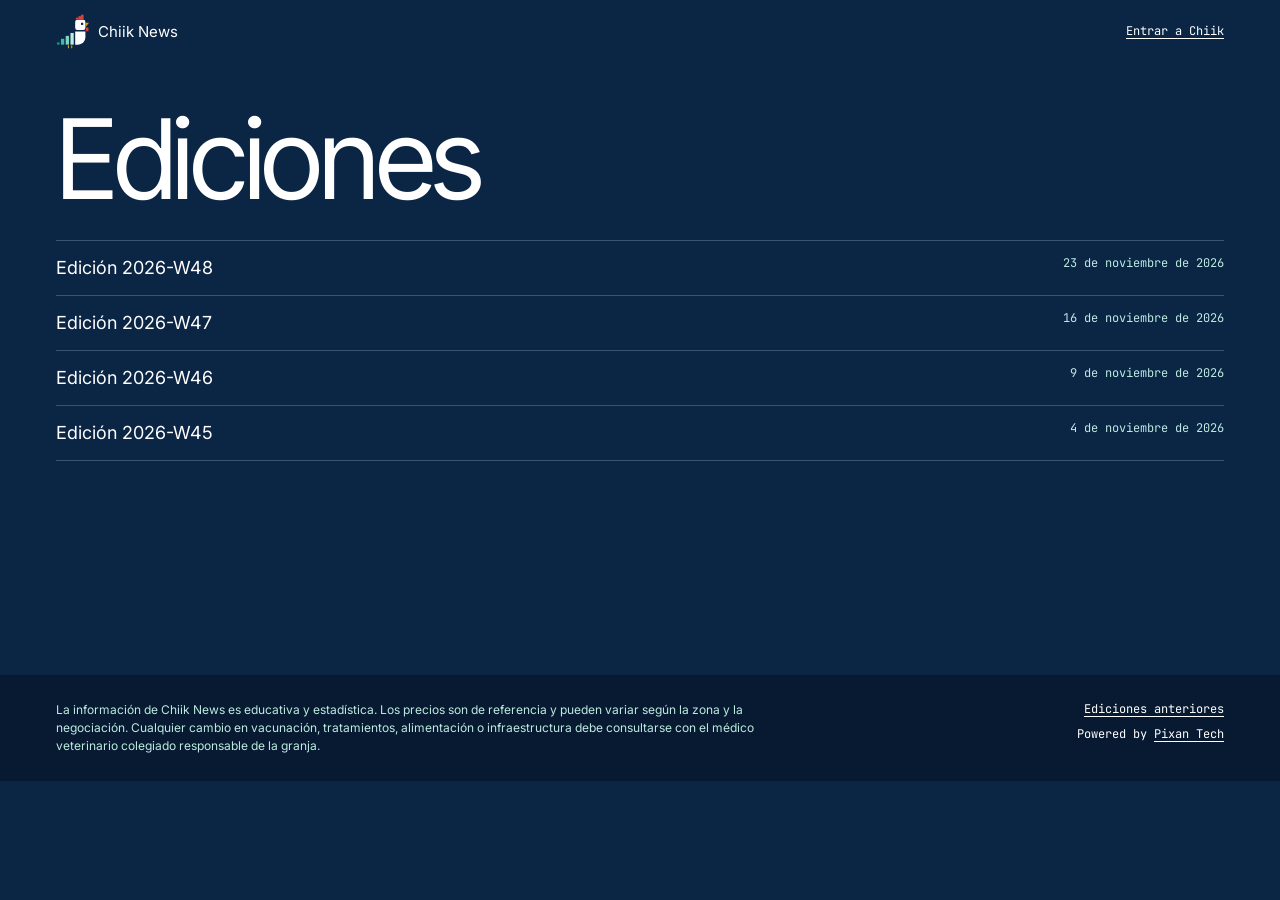
<file: ediciones/index.html>
<!doctype html>
<html lang="es-GT">
<head>
<meta charset="utf-8">
<meta name="viewport" content="width=device-width, initial-scale=1">
<title>Chiik News · Ediciones</title>
<meta name="description" content="Ediciones de Chiik News.">
<link rel="icon" href="../marca/chiik-icono.svg" type="image/svg+xml">
<link rel="preconnect" href="https://fonts.googleapis.com">
<link rel="stylesheet" href="https://fonts.googleapis.com/css2?family=Inter:wght@400&family=Inter+Tight:wght@400&family=JetBrains+Mono:wght@400&display=swap">
<link rel="stylesheet" href="../estilos.css">
<script defer src="../animaciones.js"></script>
</head>
<body data-pollo="../marca/chiik-icono.svg">
<div class="pagina-simple">
<header class="encabezado envoltura">
  <a class="marca" href="../index.html"><img src="../marca/chiik-simbolo-blanco.svg" alt="" width="34" height="35">Chiik News</a>
  <nav class="navegacion" aria-label="Principal">
    
    <a class="mono entrar" href="https://www.chiikgt.com">Entrar a Chiik</a>
  </nav>
</header>
<section class="envoltura seccion-simple"><h1>Ediciones</h1>
<ul class="lista-ediciones"><li><a href="2026-W48/index.html"><span>Edición 2026-W48</span><span class="mono">23 de noviembre de 2026</span></a></li>
<li><a href="2026-W47/index.html"><span>Edición 2026-W47</span><span class="mono">16 de noviembre de 2026</span></a></li>
<li><a href="2026-W46/index.html"><span>Edición 2026-W46</span><span class="mono">9 de noviembre de 2026</span></a></li>
<li><a href="2026-W45/index.html"><span>Edición 2026-W45</span><span class="mono">4 de noviembre de 2026</span></a></li></ul>
</section>
</div>
<footer class="pie">
  <div class="envoltura pie-interior">
    <div>
      <p class="aviso">La información de Chiik News es educativa y estadística. Los precios son de referencia y pueden variar según la zona y la negociación. Cualquier cambio en vacunación, tratamientos, alimentación o infraestructura debe consultarse con el médico veterinario colegiado responsable de la granja.</p>
      
    </div>
    <div class="pie-enlaces mono">
      <a href="../ediciones/index.html">Ediciones anteriores</a>
      <span>Powered by <a href="https://www.pixantech.net">Pixan Tech</a></span>
    </div>
  </div>
</footer>
</body>
</html>
</file>
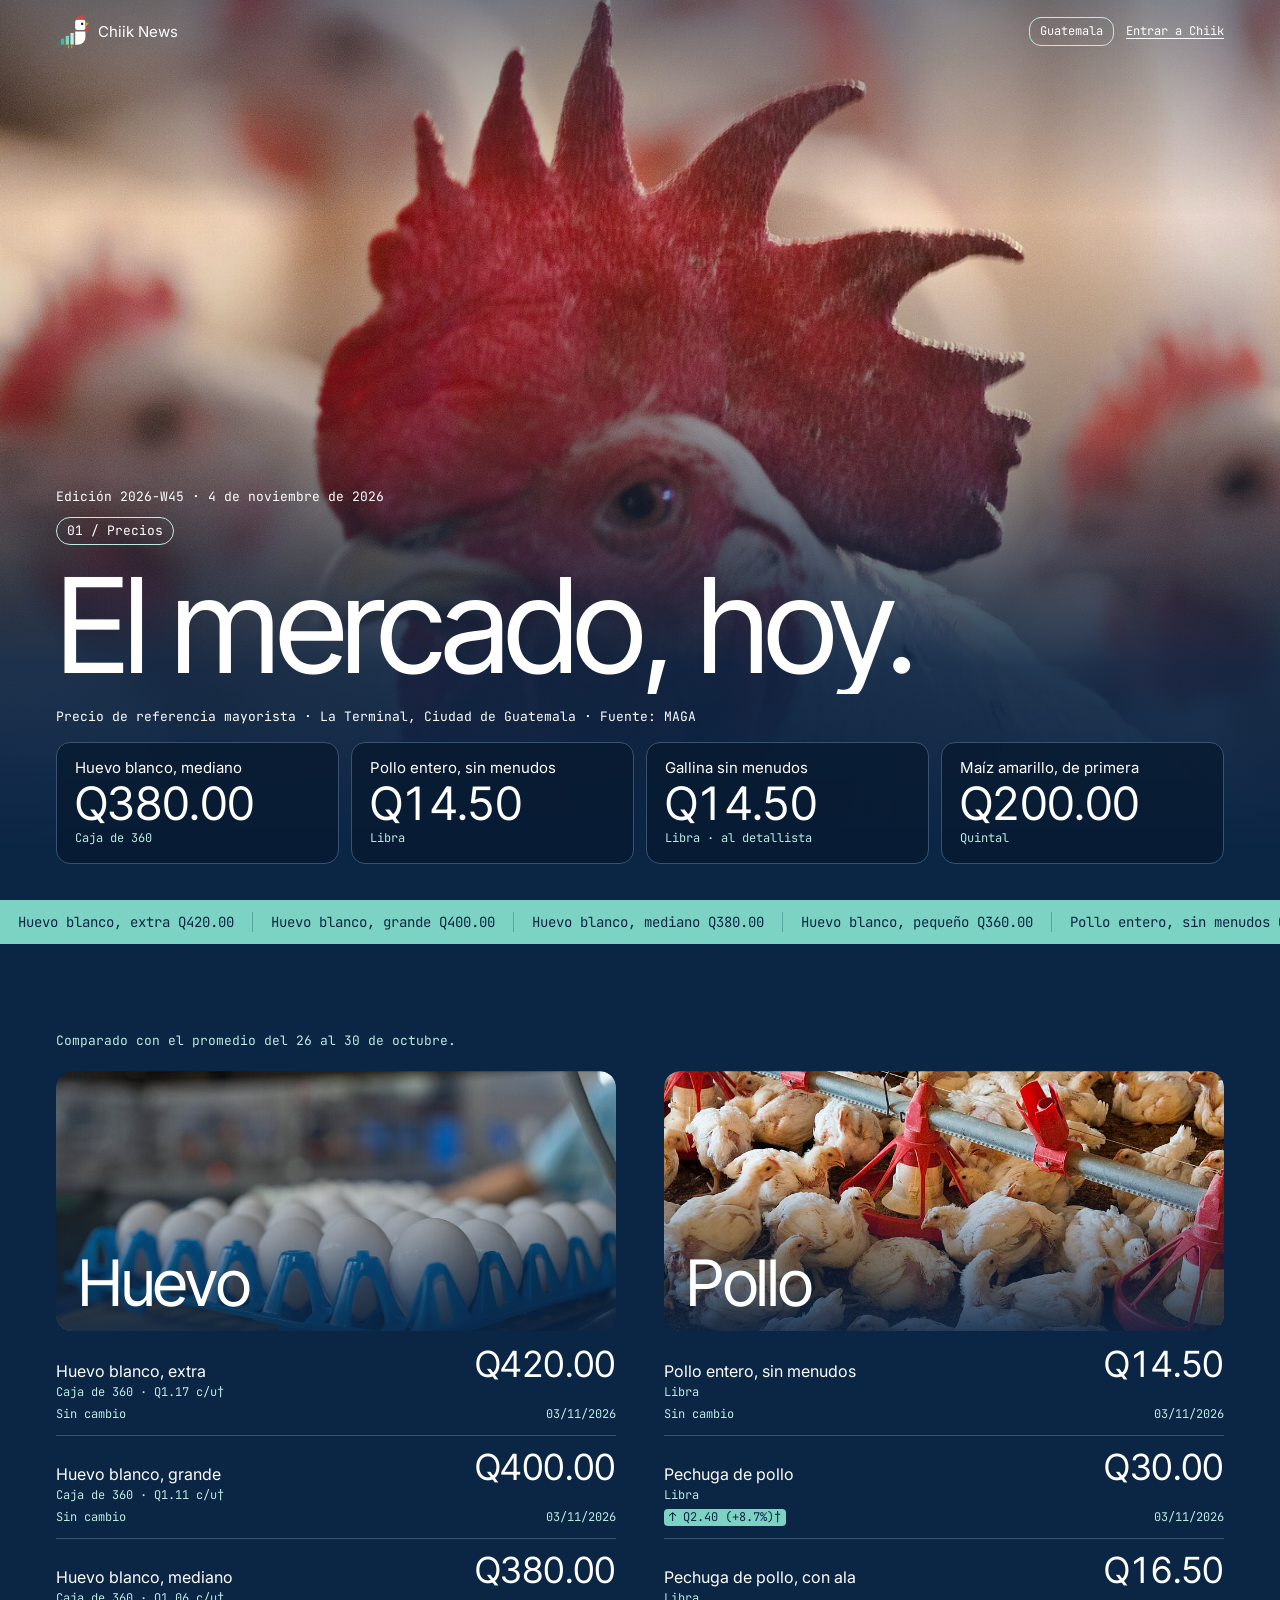
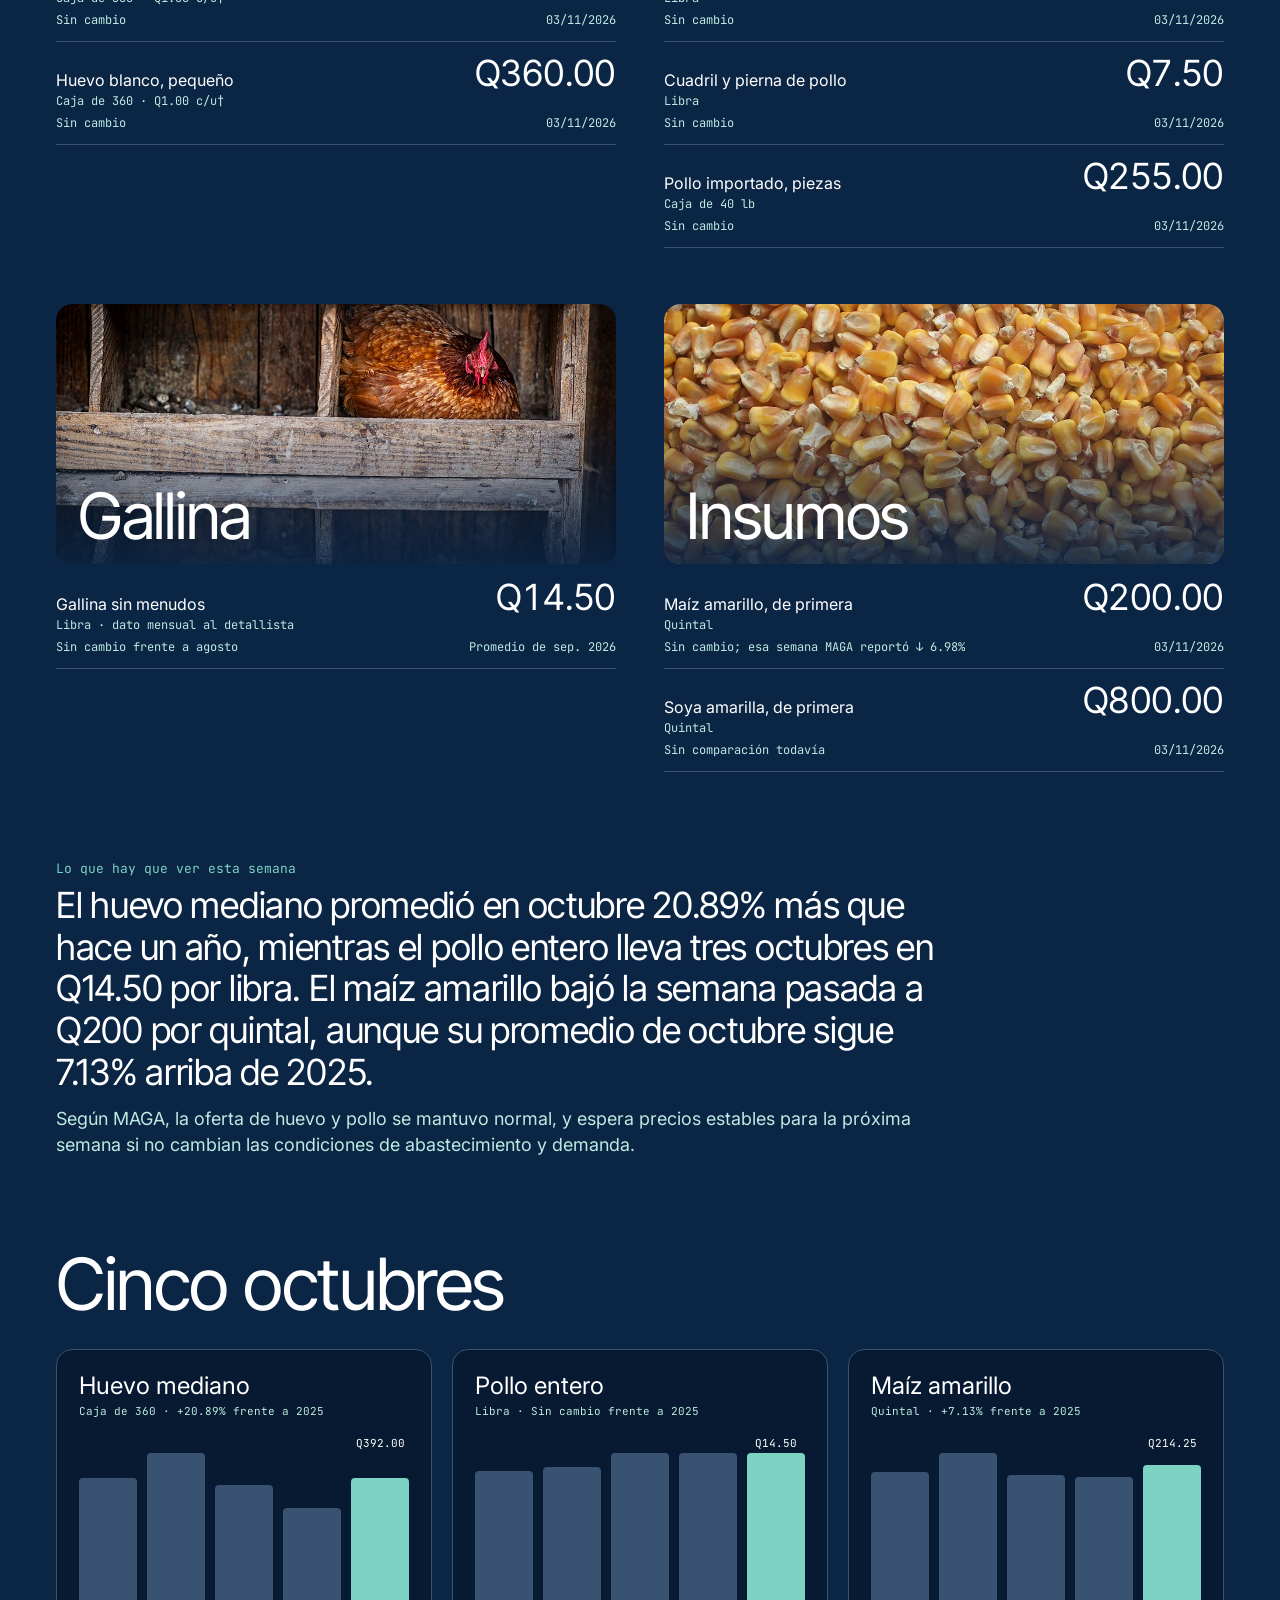
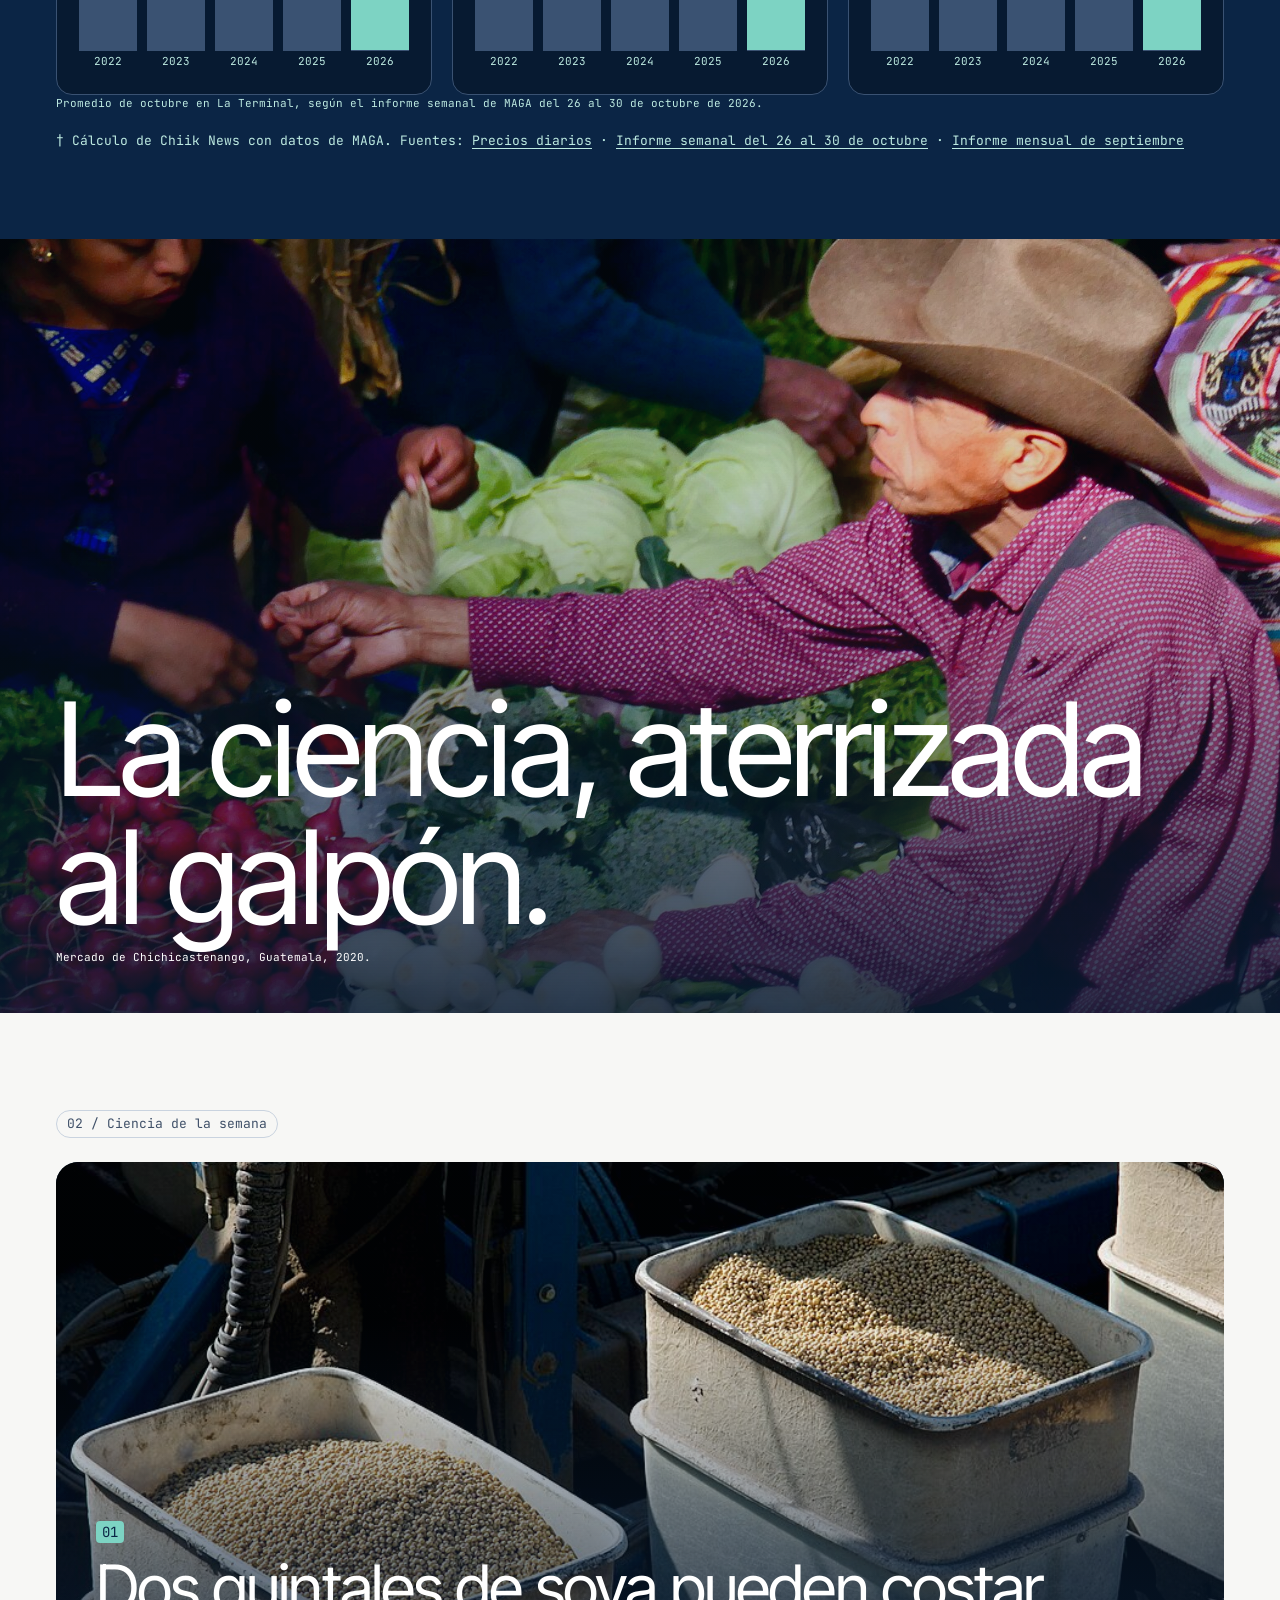
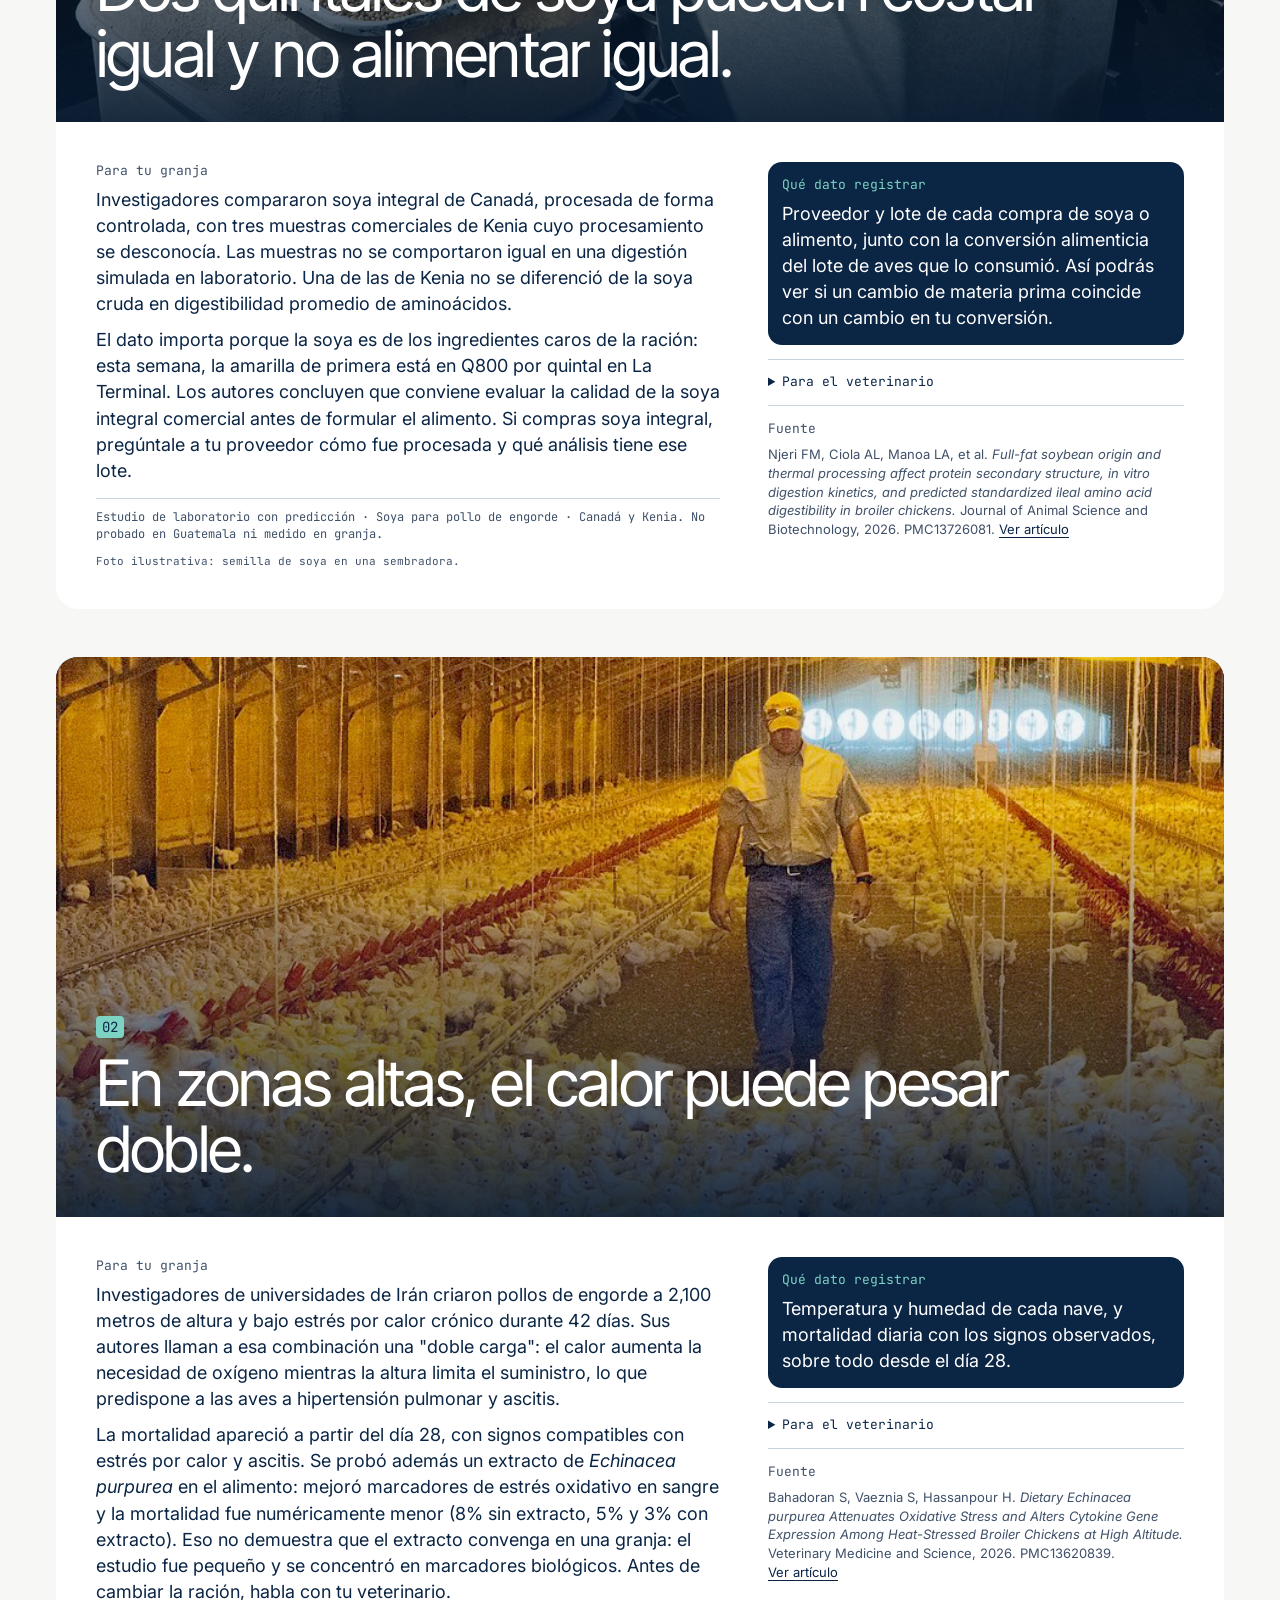
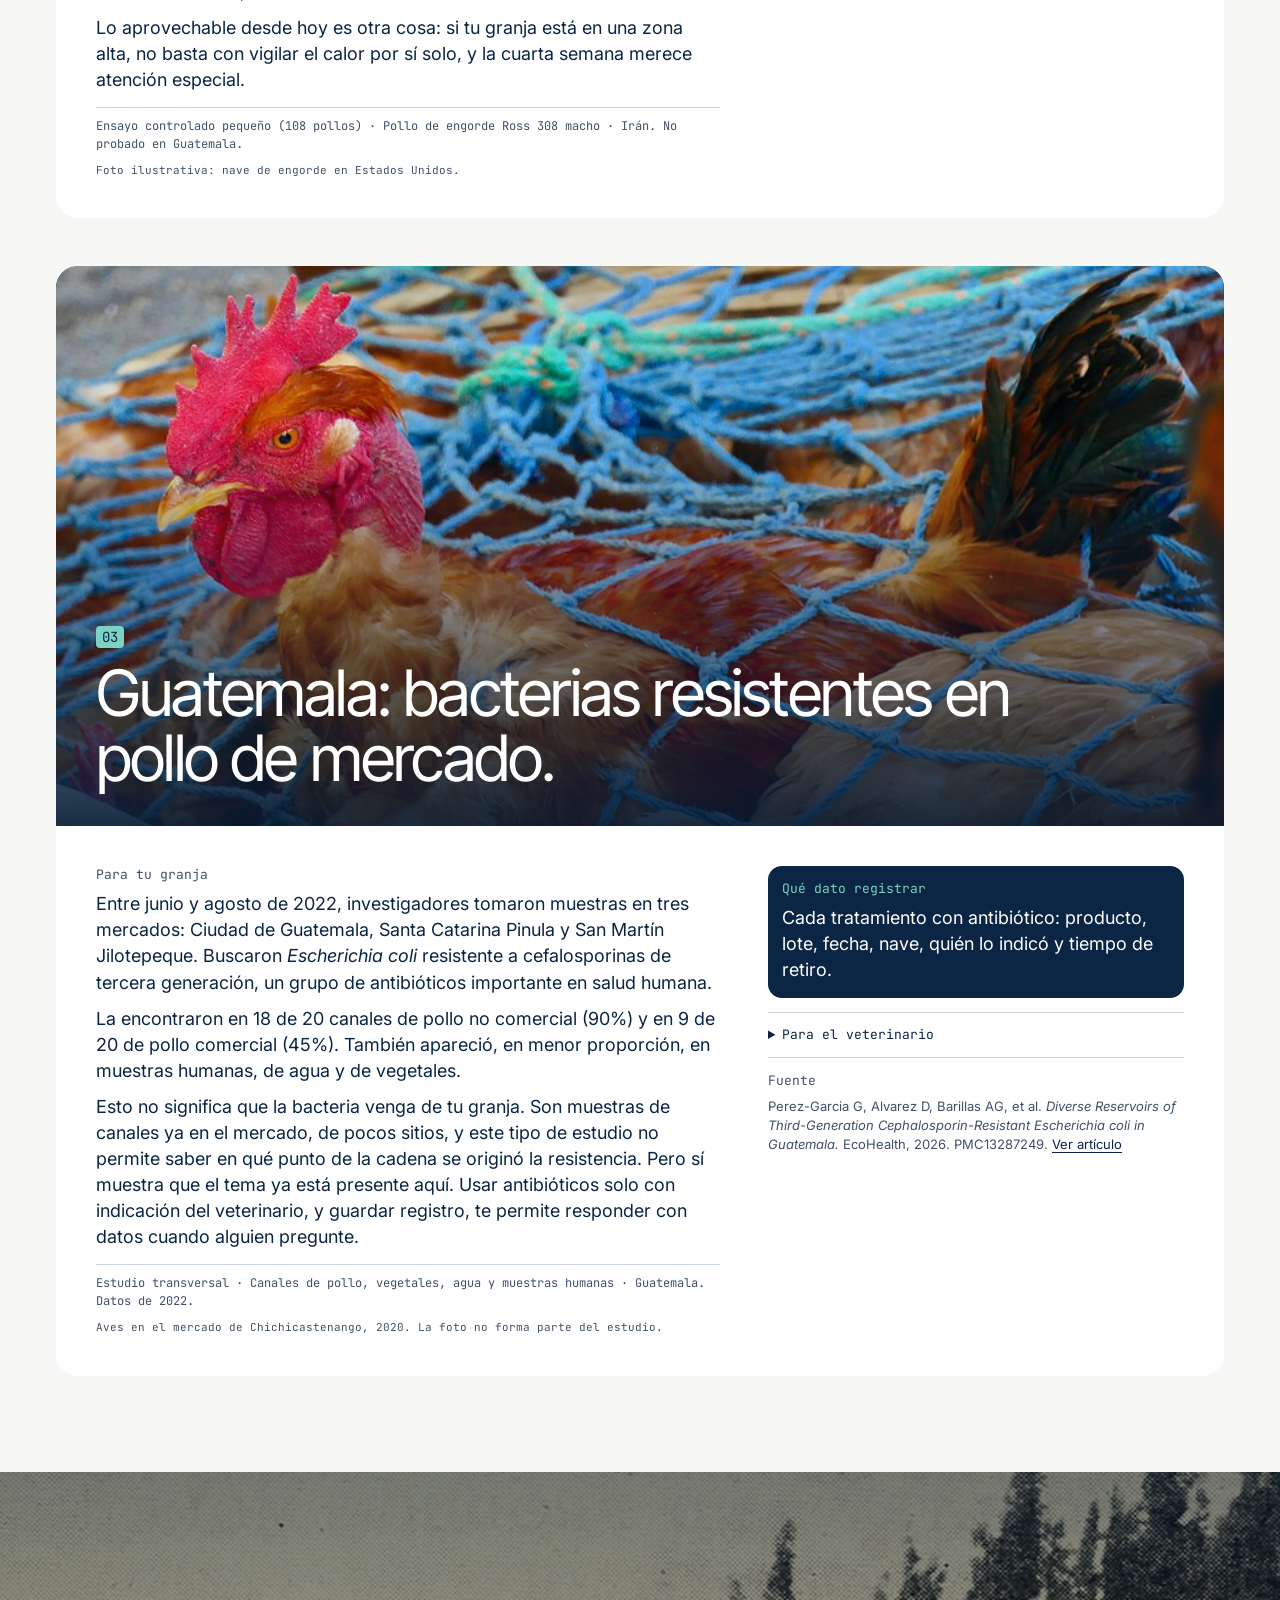
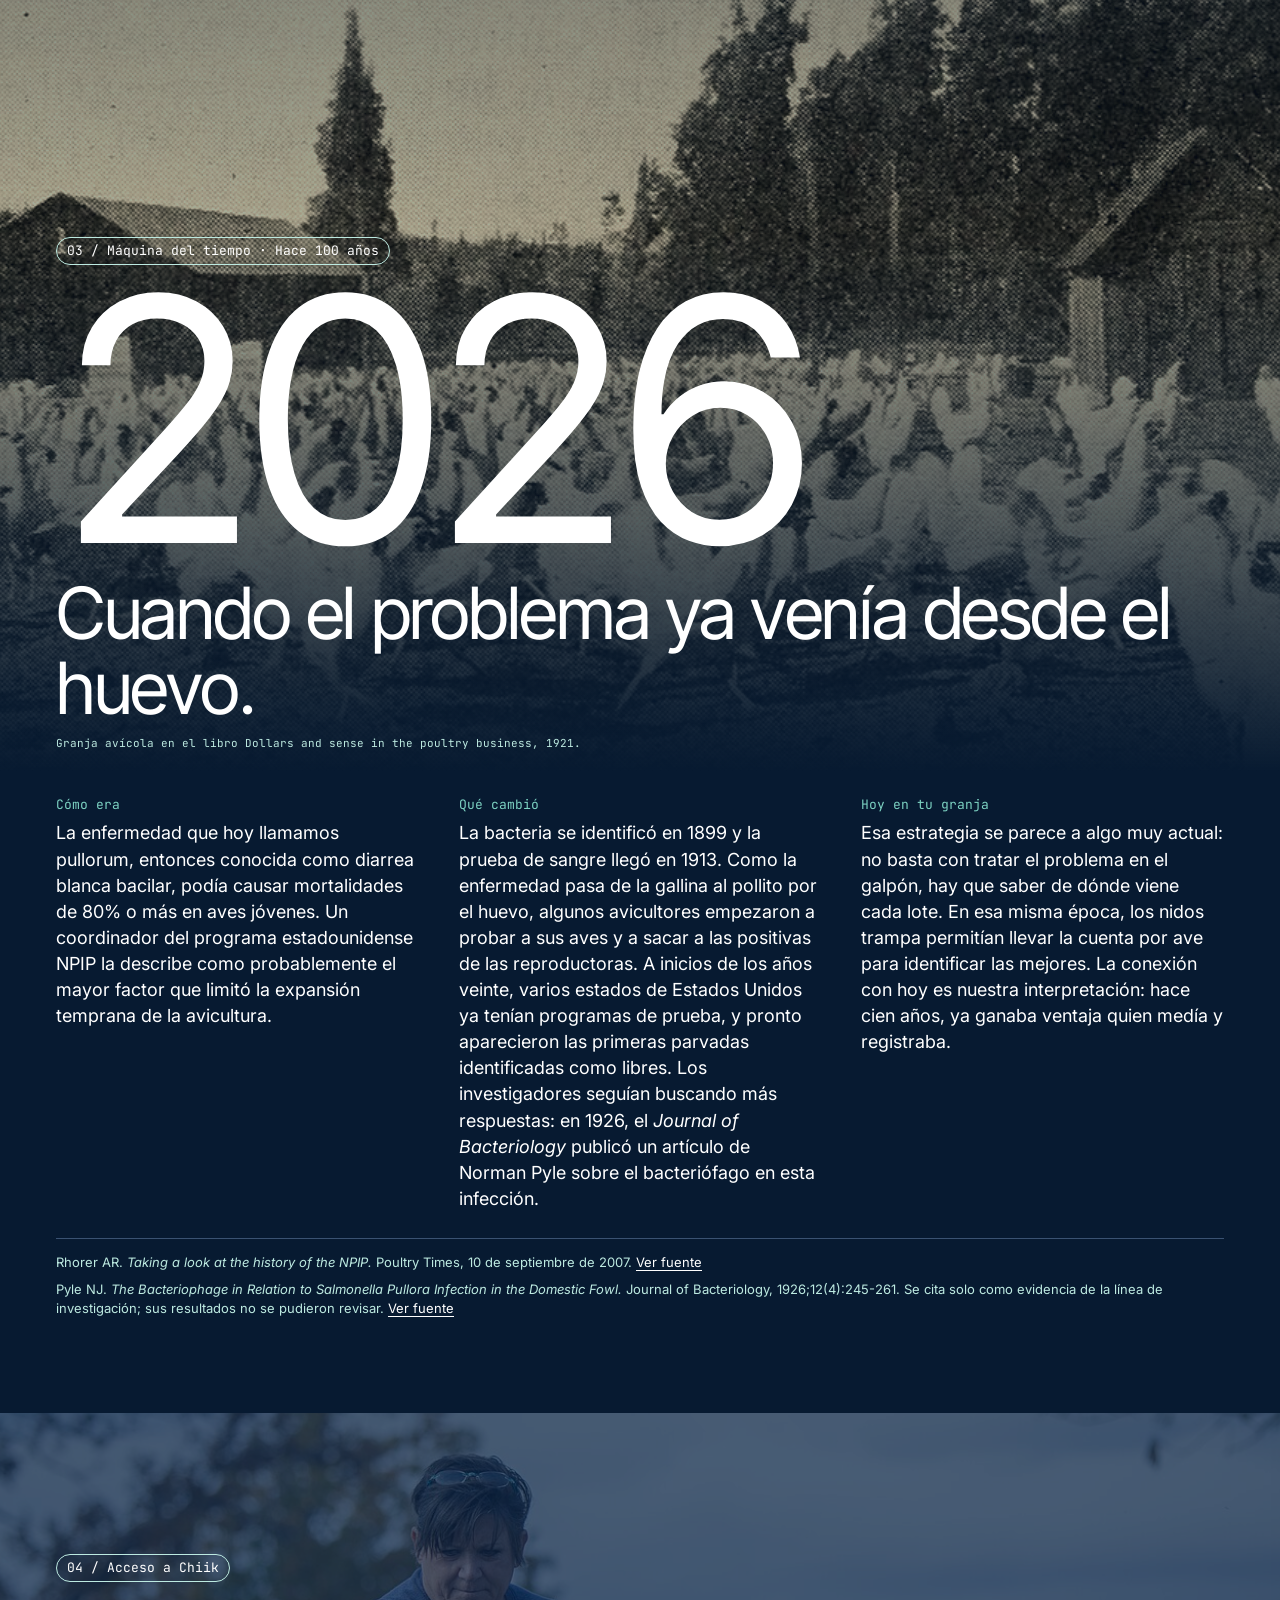
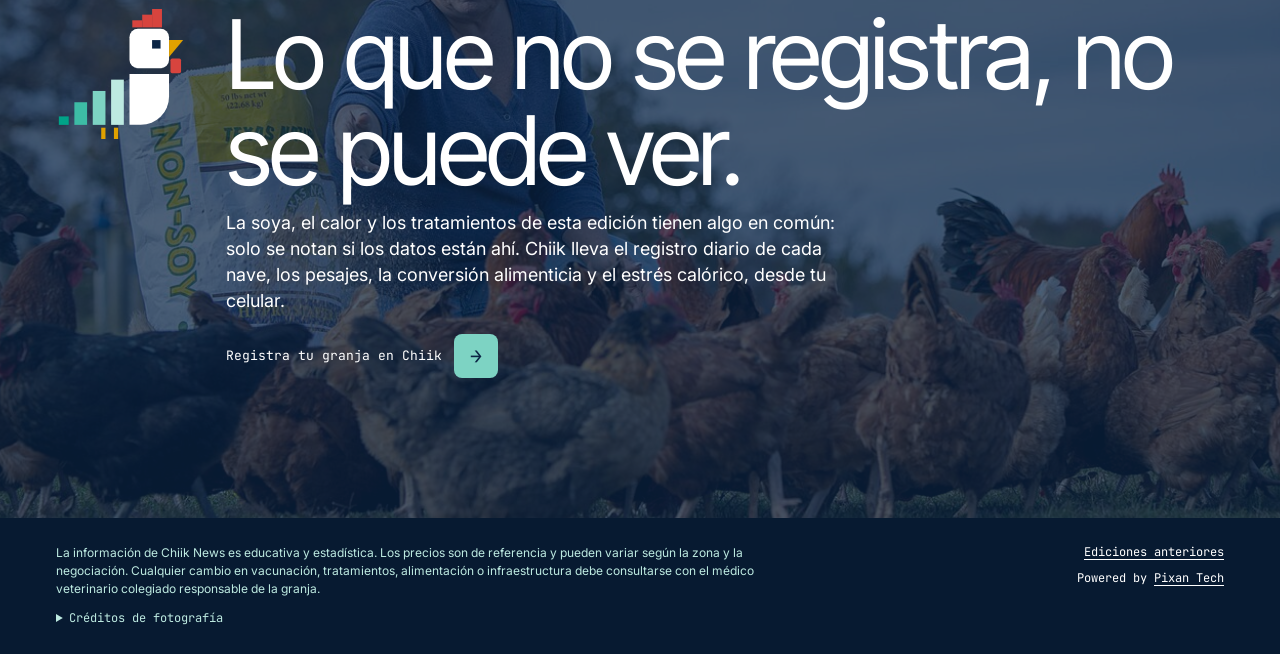
<file: ediciones/2026-W45/index.html>
<!doctype html>
<html lang="es-GT">
<head>
<meta charset="utf-8">
<meta name="viewport" content="width=device-width, initial-scale=1">
<title>Chiik News · Edición 2026-W45</title>
<meta name="description" content="El huevo mediano promedió en octubre 20.89% más que hace un año, mientras el pollo entero lleva tres octubres en Q14.50 por libra. El maíz amarillo bajó la semana pasada a Q200 por quintal, aunque su promedio de octubre sigue 7.13% arriba de 2025.">
<link rel="icon" href="../../marca/chiik-icono.svg" type="image/svg+xml">
<link rel="preconnect" href="https://fonts.googleapis.com">
<link rel="stylesheet" href="https://fonts.googleapis.com/css2?family=Inter:wght@400&family=Inter+Tight:wght@400&family=JetBrains+Mono:wght@400&display=swap">
<link rel="stylesheet" href="../../estilos.css">
<script defer src="../../animaciones.js"></script>
</head>
<body data-pollo="../../marca/chiik-icono.svg">

<section class="portada-foto">
  <div class="portada-lienzo" data-parallax="0.18"><img class="portada-imagen" src="../../fotos/portada.jpg" alt="Gallo blanco de cresta roja en una granja avícola" fetchpriority="high"></div>
  <div class="portada-velo"></div>
  <header class="encabezado envoltura">
  <a class="marca" href="../../index.html"><img src="../../marca/chiik-simbolo-blanco.svg" alt="" width="34" height="35">Chiik News</a>
  <nav class="navegacion" aria-label="Principal">
    <span class="pill mono">Guatemala</span>
    <a class="mono entrar" href="https://www.chiikgt.com">Entrar a Chiik</a>
  </nav>
</header>
  <div class="portada-contenido envoltura">
    <p class="edicion-datos mono">Edición 2026-W45 · 4 de noviembre de 2026</p>
    <span class="contador mono">01 / Precios</span>
    <h1 data-palabras>El mercado, hoy.</h1>
    <p class="etiqueta-precios mono">Precio de referencia mayorista · La Terminal, Ciudad de Guatemala · Fuente: MAGA</p>
    <ul class="destacados"><li class="destacado">
    <span class="destacado-nombre">Huevo blanco, mediano</span>
    <span class="destacado-valor" data-precio="380">Q380.00</span>
    <span class="destacado-unidad mono">Caja de 360</span>
  </li>
<li class="destacado">
    <span class="destacado-nombre">Pollo entero, sin menudos</span>
    <span class="destacado-valor" data-precio="14.5">Q14.50</span>
    <span class="destacado-unidad mono">Libra</span>
  </li>
<li class="destacado">
    <span class="destacado-nombre">Gallina sin menudos</span>
    <span class="destacado-valor" data-precio="14.5">Q14.50</span>
    <span class="destacado-unidad mono">Libra · al detallista</span>
  </li>
<li class="destacado">
    <span class="destacado-nombre">Maíz amarillo, de primera</span>
    <span class="destacado-valor" data-precio="200">Q200.00</span>
    <span class="destacado-unidad mono">Quintal</span>
  </li></ul>
  </div>
</section>
<div class="cinta" aria-hidden="true"><div class="cinta-pista mono"><div class="cinta-tramo"><span class="cinta-item"><span>Huevo blanco, extra</span> <b>Q420.00</b></span><span class="cinta-item"><span>Huevo blanco, grande</span> <b>Q400.00</b></span><span class="cinta-item"><span>Huevo blanco, mediano</span> <b>Q380.00</b></span><span class="cinta-item"><span>Huevo blanco, pequeño</span> <b>Q360.00</b></span><span class="cinta-item"><span>Pollo entero, sin menudos</span> <b>Q14.50</b></span><span class="cinta-item"><span>Pechuga de pollo</span> <b>Q30.00</b></span><span class="cinta-item"><span>Pechuga de pollo, con ala</span> <b>Q16.50</b></span><span class="cinta-item"><span>Cuadril y pierna de pollo</span> <b>Q7.50</b></span><span class="cinta-item"><span>Pollo importado, piezas</span> <b>Q255.00</b></span><span class="cinta-item"><span>Gallina sin menudos</span> <b>Q14.50</b></span><span class="cinta-item"><span>Maíz amarillo, de primera</span> <b>Q200.00</b></span><span class="cinta-item"><span>Soya amarilla, de primera</span> <b>Q800.00</b></span></div><div class="cinta-tramo"><span class="cinta-item"><span>Huevo blanco, extra</span> <b>Q420.00</b></span><span class="cinta-item"><span>Huevo blanco, grande</span> <b>Q400.00</b></span><span class="cinta-item"><span>Huevo blanco, mediano</span> <b>Q380.00</b></span><span class="cinta-item"><span>Huevo blanco, pequeño</span> <b>Q360.00</b></span><span class="cinta-item"><span>Pollo entero, sin menudos</span> <b>Q14.50</b></span><span class="cinta-item"><span>Pechuga de pollo</span> <b>Q30.00</b></span><span class="cinta-item"><span>Pechuga de pollo, con ala</span> <b>Q16.50</b></span><span class="cinta-item"><span>Cuadril y pierna de pollo</span> <b>Q7.50</b></span><span class="cinta-item"><span>Pollo importado, piezas</span> <b>Q255.00</b></span><span class="cinta-item"><span>Gallina sin menudos</span> <b>Q14.50</b></span><span class="cinta-item"><span>Maíz amarillo, de primera</span> <b>Q200.00</b></span><span class="cinta-item"><span>Soya amarilla, de primera</span> <b>Q800.00</b></span></div></div></div>
<section class="tablero envoltura">
  <p class="comparacion mono">Comparado con el promedio del 26 al 30 de octubre.</p>
  <div class="grupos"><section class="grupo" aria-label="Huevo">
  <figure class="grupo-foto foto-revelar">
    <img src="../../fotos/huevo.jpg" alt="Bandejas azules con huevos blancos" loading="lazy" decoding="async">
    <h2 class="grupo-titulo">Huevo</h2>
  </figure>
  <ul class="precios"><li class="precio">
  <div class="precio-info"><span class="nombre">Huevo blanco, extra</span><span class="unidad mono">Caja de 360 · Q1.17 c/u†</span></div>
  <div class="precio-valor" data-precio="420">Q420.00</div>
  <div class="precio-meta mono"><span class="cambio">Sin cambio</span><span>03/11/2026</span></div>
</li>
<li class="precio">
  <div class="precio-info"><span class="nombre">Huevo blanco, grande</span><span class="unidad mono">Caja de 360 · Q1.11 c/u†</span></div>
  <div class="precio-valor" data-precio="400">Q400.00</div>
  <div class="precio-meta mono"><span class="cambio">Sin cambio</span><span>03/11/2026</span></div>
</li>
<li class="precio">
  <div class="precio-info"><span class="nombre">Huevo blanco, mediano</span><span class="unidad mono">Caja de 360 · Q1.06 c/u†</span></div>
  <div class="precio-valor" data-precio="380">Q380.00</div>
  <div class="precio-meta mono"><span class="cambio">Sin cambio</span><span>03/11/2026</span></div>
</li>
<li class="precio">
  <div class="precio-info"><span class="nombre">Huevo blanco, pequeño</span><span class="unidad mono">Caja de 360 · Q1.00 c/u†</span></div>
  <div class="precio-valor" data-precio="360">Q360.00</div>
  <div class="precio-meta mono"><span class="cambio">Sin cambio</span><span>03/11/2026</span></div>
</li></ul>
</section>
<section class="grupo" aria-label="Pollo">
  <figure class="grupo-foto foto-revelar">
    <img src="../../fotos/pollo.jpg" alt="Pollos de engorde junto a comederos rojos" loading="lazy" decoding="async">
    <h2 class="grupo-titulo">Pollo</h2>
  </figure>
  <ul class="precios"><li class="precio">
  <div class="precio-info"><span class="nombre">Pollo entero, sin menudos</span><span class="unidad mono">Libra</span></div>
  <div class="precio-valor" data-precio="14.5">Q14.50</div>
  <div class="precio-meta mono"><span class="cambio">Sin cambio</span><span>03/11/2026</span></div>
</li>
<li class="precio">
  <div class="precio-info"><span class="nombre">Pechuga de pollo</span><span class="unidad mono">Libra</span></div>
  <div class="precio-valor" data-precio="30">Q30.00</div>
  <div class="precio-meta mono"><span class="cambio movimiento">↑ Q2.40 (+8.7%)†</span><span>03/11/2026</span></div>
</li>
<li class="precio">
  <div class="precio-info"><span class="nombre">Pechuga de pollo, con ala</span><span class="unidad mono">Libra</span></div>
  <div class="precio-valor" data-precio="16.5">Q16.50</div>
  <div class="precio-meta mono"><span class="cambio">Sin cambio</span><span>03/11/2026</span></div>
</li>
<li class="precio">
  <div class="precio-info"><span class="nombre">Cuadril y pierna de pollo</span><span class="unidad mono">Libra</span></div>
  <div class="precio-valor" data-precio="7.5">Q7.50</div>
  <div class="precio-meta mono"><span class="cambio">Sin cambio</span><span>03/11/2026</span></div>
</li>
<li class="precio">
  <div class="precio-info"><span class="nombre">Pollo importado, piezas</span><span class="unidad mono">Caja de 40 lb</span></div>
  <div class="precio-valor" data-precio="255">Q255.00</div>
  <div class="precio-meta mono"><span class="cambio">Sin cambio</span><span>03/11/2026</span></div>
</li></ul>
</section>
<section class="grupo" aria-label="Gallina">
  <figure class="grupo-foto foto-revelar">
    <img src="../../fotos/gallina.jpg" alt="Gallina colorada en un nido de madera" loading="lazy" decoding="async">
    <h2 class="grupo-titulo">Gallina</h2>
  </figure>
  <ul class="precios"><li class="precio">
  <div class="precio-info"><span class="nombre">Gallina sin menudos</span><span class="unidad mono">Libra · dato mensual al detallista</span></div>
  <div class="precio-valor" data-precio="14.5">Q14.50</div>
  <div class="precio-meta mono"><span class="cambio">Sin cambio frente a agosto</span><span>Promedio de sep. 2026</span></div>
</li></ul>
</section>
<section class="grupo" aria-label="Insumos">
  <figure class="grupo-foto foto-revelar">
    <img src="../../fotos/insumos.jpg" alt="Granos de maíz amarillo" loading="lazy" decoding="async">
    <h2 class="grupo-titulo">Insumos</h2>
  </figure>
  <ul class="precios"><li class="precio">
  <div class="precio-info"><span class="nombre">Maíz amarillo, de primera</span><span class="unidad mono">Quintal</span></div>
  <div class="precio-valor" data-precio="200">Q200.00</div>
  <div class="precio-meta mono"><span class="cambio">Sin cambio; esa semana MAGA reportó ↓ 6.98%</span><span>03/11/2026</span></div>
</li>
<li class="precio">
  <div class="precio-info"><span class="nombre">Soya amarilla, de primera</span><span class="unidad mono">Quintal</span></div>
  <div class="precio-valor" data-precio="800">Q800.00</div>
  <div class="precio-meta mono"><span class="cambio">Sin comparación todavía</span><span>03/11/2026</span></div>
</li></ul>
</section></div>
  <div class="que-ver"><h2 class="rotulo mono">Lo que hay que ver esta semana</h2><p class="lectura">El huevo mediano promedió en octubre 20.89% más que hace un año, mientras el pollo entero lleva tres octubres en Q14.50 por libra. El maíz amarillo bajó la semana pasada a Q200 por quintal, aunque su promedio de octubre sigue 7.13% arriba de 2025.</p><p class="contexto">Según MAGA, la oferta de huevo y pollo se mantuvo normal, y espera precios estables para la próxima semana si no cambian las condiciones de abastecimiento y demanda.</p></div>
  <div class="tendencias">
    <h2 class="tendencias-titulo">Cinco octubres</h2>
    <div class="tendencias-grid"><article class="tendencia">
      <h3>Huevo mediano</h3>
      <p class="tendencia-resumen mono">Caja de 360 · +20.89% frente a 2025</p>
      <ol class="columnas" aria-label="Huevo mediano, precio promedio de octubre por año"><li class="columna" tabindex="0" style="--alto:87.2%">
        <span class="columna-valor mono">Q392.06</span>
        <span class="columna-barra"><i></i></span>
        <span class="columna-anio mono">2022</span>
      </li>
<li class="columna" tabindex="0" style="--alto:100.0%">
        <span class="columna-valor mono">Q449.50</span>
        <span class="columna-barra"><i></i></span>
        <span class="columna-anio mono">2023</span>
      </li>
<li class="columna" tabindex="0" style="--alto:84.0%">
        <span class="columna-valor mono">Q377.59</span>
        <span class="columna-barra"><i></i></span>
        <span class="columna-anio mono">2024</span>
      </li>
<li class="columna" tabindex="0" style="--alto:72.1%">
        <span class="columna-valor mono">Q324.26</span>
        <span class="columna-barra"><i></i></span>
        <span class="columna-anio mono">2025</span>
      </li>
<li class="columna columna-actual" tabindex="0" style="--alto:87.2%">
        <span class="columna-valor mono">Q392.00</span>
        <span class="columna-barra"><i></i></span>
        <span class="columna-anio mono">2026</span>
      </li></ol>
    </article>
<article class="tendencia">
      <h3>Pollo entero</h3>
      <p class="tendencia-resumen mono">Libra · Sin cambio frente a 2025</p>
      <ol class="columnas" aria-label="Pollo entero, precio promedio de octubre por año"><li class="columna" tabindex="0" style="--alto:90.9%">
        <span class="columna-valor mono">Q13.18</span>
        <span class="columna-barra"><i></i></span>
        <span class="columna-anio mono">2022</span>
      </li>
<li class="columna" tabindex="0" style="--alto:92.8%">
        <span class="columna-valor mono">Q13.45</span>
        <span class="columna-barra"><i></i></span>
        <span class="columna-anio mono">2023</span>
      </li>
<li class="columna" tabindex="0" style="--alto:100.0%">
        <span class="columna-valor mono">Q14.50</span>
        <span class="columna-barra"><i></i></span>
        <span class="columna-anio mono">2024</span>
      </li>
<li class="columna" tabindex="0" style="--alto:100.0%">
        <span class="columna-valor mono">Q14.50</span>
        <span class="columna-barra"><i></i></span>
        <span class="columna-anio mono">2025</span>
      </li>
<li class="columna columna-actual" tabindex="0" style="--alto:100.0%">
        <span class="columna-valor mono">Q14.50</span>
        <span class="columna-barra"><i></i></span>
        <span class="columna-anio mono">2026</span>
      </li></ol>
    </article>
<article class="tendencia">
      <h3>Maíz amarillo</h3>
      <p class="tendencia-resumen mono">Quintal · +7.13% frente a 2025</p>
      <ol class="columnas" aria-label="Maíz amarillo, precio promedio de octubre por año"><li class="columna" tabindex="0" style="--alto:90.4%">
        <span class="columna-valor mono">Q206.05</span>
        <span class="columna-barra"><i></i></span>
        <span class="columna-anio mono">2022</span>
      </li>
<li class="columna" tabindex="0" style="--alto:100.0%">
        <span class="columna-valor mono">Q228.00</span>
        <span class="columna-barra"><i></i></span>
        <span class="columna-anio mono">2023</span>
      </li>
<li class="columna" tabindex="0" style="--alto:88.8%">
        <span class="columna-valor mono">Q202.50</span>
        <span class="columna-barra"><i></i></span>
        <span class="columna-anio mono">2024</span>
      </li>
<li class="columna" tabindex="0" style="--alto:87.7%">
        <span class="columna-valor mono">Q200.00</span>
        <span class="columna-barra"><i></i></span>
        <span class="columna-anio mono">2025</span>
      </li>
<li class="columna columna-actual" tabindex="0" style="--alto:94.0%">
        <span class="columna-valor mono">Q214.25</span>
        <span class="columna-barra"><i></i></span>
        <span class="columna-anio mono">2026</span>
      </li></ol>
    </article></div>
    <p class="nota mono">Promedio de octubre en La Terminal, según el informe semanal de MAGA del 26 al 30 de octubre de 2026.</p>
  </div>
  <p class="nota mono">† Cálculo de Chiik News con datos de MAGA. Fuentes: <a href="https://precios.maga.gob.gt/diarios/diarios.html">Precios diarios</a> · <a href="https://precios.maga.gob.gt/novedades/43-guatemala-informe-semanal-de-precios-del-26-al-30-de-octubre-de-2026/">Informe semanal del 26 al 30 de octubre</a> · <a href="https://precios.maga.gob.gt/archivos/mensuales/2026/09%20Informe%20De%20Precios%20Agropecuarios%20Mensual%20Septiembre%202026.pdf">Informe mensual de septiembre</a></p>
</section>
<section class="banda">
  <div class="banda-lienzo" data-parallax="0.14"><img src="../../fotos/mercado.jpg" alt="Comerciantes con vegetales en el mercado de Chichicastenango" loading="lazy" decoding="async"></div>
  <div class="banda-velo"></div>
  <div class="banda-contenido envoltura">
    <p class="banda-texto">La ciencia, aterrizada al galpón.</p>
    <p class="foto-pie mono">Mercado de Chichicastenango, Guatemala, 2020.</p>
  </div>
</section>
<section class="zona-clara"><div class="envoltura">
  <h2 class="contador contador-claro mono">02 / Ciencia de la semana</h2>
  <div class="piezas"><article class="pieza">
  <figure class="pieza-foto foto-revelar">
    <div class="pieza-lienzo" data-parallax="0.08"><img src="../../fotos/soya.jpg" alt="Recipientes con semilla de soya en una sembradora" loading="lazy" decoding="async"></div>
    <div class="pieza-velo"></div>
    <div class="pieza-titular">
      <span class="pieza-numero mono">01</span>
      <h3>Dos quintales de soya pueden costar igual y no alimentar igual.</h3>
    </div>
  </figure>
  <div class="pieza-cuerpo">
    <div class="pieza-texto">
      <h4 class="rotulo mono">Para tu granja</h4>
      <p>Investigadores compararon soya integral de Canadá, procesada de forma controlada, con tres muestras comerciales de Kenia cuyo procesamiento se desconocía. Las muestras no se comportaron igual en una digestión simulada en laboratorio. Una de las de Kenia no se diferenció de la soya cruda en digestibilidad promedio de aminoácidos.</p>
<p>El dato importa porque la soya es de los ingredientes caros de la ración: esta semana, la amarilla de primera está en Q800 por quintal en La Terminal. Los autores concluyen que conviene evaluar la calidad de la soya integral comercial antes de formular el alimento. Si compras soya integral, pregúntale a tu proveedor cómo fue procesada y qué análisis tiene ese lote.</p>
      <p class="evidencia mono">Estudio de laboratorio con predicción · Soya para pollo de engorde · Canadá y Kenia. No probado en Guatemala ni medido en granja.</p>
      <p class="foto-pie foto-pie-claro mono">Foto ilustrativa: semilla de soya en una sembradora.</p>
    </div>
    <div class="pieza-lateral">
      <div class="dato">
        <h4 class="rotulo mono">Qué dato registrar</h4>
        <p>Proveedor y lote de cada compra de soya o alimento, junto con la conversión alimenticia del lote de aves que lo consumió. Así podrás ver si un cambio de materia prima coincide con un cambio en tu conversión.</p>
      </div>
      <details class="veterinario">
        <summary class="mono">Para el veterinario</summary>
        <p>Se evaluaron composición química, estructura secundaria de proteína por ATR-FTIR, solubilización de proteína cruda y digestibilidad in vitro de aminoácidos. La actividad de inhibidores de tripsina bajó de 17.42 TIU/mg en la soya cruda canadiense a 3.85 TIU/mg en la extruida y a 4.77, 4.59 y 2.30 TIU/mg en las tostadas a 136.7, 151.7 y 154.4 °C. Las muestras de Kenia tuvieron 8.00, 6.00 y 12.00 TIU/mg. El tostado a 151.7-154.4 °C dio las mejores respuestas de estructura y digestibilidad.</p>
        <p><strong class="rotulo-linea">Limitaciones:</strong> Los valores de digestibilidad ileal son predichos, y el modelo tuvo errores mayores en lisina, ácido aspártico y prolina. El estudio declara financiamiento público y de la industria de alimentos.</p>
      </details>
      <p class="fuente"><span class="rotulo mono">Fuente</span> Njeri FM, Ciola AL, Manoa LA, et al. <em>Full-fat soybean origin and thermal processing affect protein secondary structure, in vitro digestion kinetics, and predicted standardized ileal amino acid digestibility in broiler chickens.</em> Journal of Animal Science and Biotechnology, 2026. PMC13726081. <a href="https://doi.org/10.1186/s40104-026-01512-w">Ver artículo</a></p>
    </div>
  </div>
</article>
<article class="pieza">
  <figure class="pieza-foto foto-revelar">
    <div class="pieza-lienzo" data-parallax="0.08"><img src="../../fotos/calor.jpg" alt="Productor de pie dentro de una nave con pollos de engorde" loading="lazy" decoding="async"></div>
    <div class="pieza-velo"></div>
    <div class="pieza-titular">
      <span class="pieza-numero mono">02</span>
      <h3>En zonas altas, el calor puede pesar doble.</h3>
    </div>
  </figure>
  <div class="pieza-cuerpo">
    <div class="pieza-texto">
      <h4 class="rotulo mono">Para tu granja</h4>
      <p>Investigadores de universidades de Irán criaron pollos de engorde a 2,100 metros de altura y bajo estrés por calor crónico durante 42 días. Sus autores llaman a esa combinación una &quot;doble carga&quot;: el calor aumenta la necesidad de oxígeno mientras la altura limita el suministro, lo que predispone a las aves a hipertensión pulmonar y ascitis.</p>
<p>La mortalidad apareció a partir del día 28, con signos compatibles con estrés por calor y ascitis. Se probó además un extracto de <em>Echinacea purpurea</em> en el alimento: mejoró marcadores de estrés oxidativo en sangre y la mortalidad fue numéricamente menor (8% sin extracto, 5% y 3% con extracto). Eso no demuestra que el extracto convenga en una granja: el estudio fue pequeño y se concentró en marcadores biológicos. Antes de cambiar la ración, habla con tu veterinario.</p>
<p>Lo aprovechable desde hoy es otra cosa: si tu granja está en una zona alta, no basta con vigilar el calor por sí solo, y la cuarta semana merece atención especial.</p>
      <p class="evidencia mono">Ensayo controlado pequeño (108 pollos) · Pollo de engorde Ross 308 macho · Irán. No probado en Guatemala.</p>
      <p class="foto-pie foto-pie-claro mono">Foto ilustrativa: nave de engorde en Estados Unidos.</p>
    </div>
    <div class="pieza-lateral">
      <div class="dato">
        <h4 class="rotulo mono">Qué dato registrar</h4>
        <p>Temperatura y humedad de cada nave, y mortalidad diaria con los signos observados, sobre todo desde el día 28.</p>
      </div>
      <details class="veterinario">
        <summary class="mono">Para el veterinario</summary>
        <p>El extracto redujo óxido nítrico y malondialdehído en suero en ambos niveles (p &lt; 0.05). En el nivel alto aumentó la expresión de IL-10 (900%) e IFN-γ (351%), sin cambios en IL-1β ni TNF-α. La longitud relativa de telómeros en hígado no cambió.</p>
        <p><strong class="rotulo-linea">Limitaciones:</strong> Tamaño de muestra reducido; los autores no identificaron los compuestos fenólicos individuales del extracto ni los cuantificaron en el alimento; describen la diferencia de mortalidad solo como numérica. Las dosis del ensayo se omiten aquí a propósito y pueden consultarse en el artículo.</p>
      </details>
      <p class="fuente"><span class="rotulo mono">Fuente</span> Bahadoran S, Vaeznia S, Hassanpour H. <em>Dietary Echinacea purpurea Attenuates Oxidative Stress and Alters Cytokine Gene Expression Among Heat-Stressed Broiler Chickens at High Altitude.</em> Veterinary Medicine and Science, 2026. PMC13620839. <a href="https://doi.org/10.1002/vms3.71234">Ver artículo</a></p>
    </div>
  </div>
</article>
<article class="pieza">
  <figure class="pieza-foto foto-revelar">
    <div class="pieza-lienzo" data-parallax="0.08"><img src="../../fotos/mercado-gallinas.jpg" alt="Gallos y gallinas bajo una red azul en un mercado" loading="lazy" decoding="async"></div>
    <div class="pieza-velo"></div>
    <div class="pieza-titular">
      <span class="pieza-numero mono">03</span>
      <h3>Guatemala: bacterias resistentes en pollo de mercado.</h3>
    </div>
  </figure>
  <div class="pieza-cuerpo">
    <div class="pieza-texto">
      <h4 class="rotulo mono">Para tu granja</h4>
      <p>Entre junio y agosto de 2022, investigadores tomaron muestras en tres mercados: Ciudad de Guatemala, Santa Catarina Pinula y San Martín Jilotepeque. Buscaron <em>Escherichia coli</em> resistente a cefalosporinas de tercera generación, un grupo de antibióticos importante en salud humana.</p>
<p>La encontraron en 18 de 20 canales de pollo no comercial (90%) y en 9 de 20 de pollo comercial (45%). También apareció, en menor proporción, en muestras humanas, de agua y de vegetales.</p>
<p>Esto no significa que la bacteria venga de tu granja. Son muestras de canales ya en el mercado, de pocos sitios, y este tipo de estudio no permite saber en qué punto de la cadena se originó la resistencia. Pero sí muestra que el tema ya está presente aquí. Usar antibióticos solo con indicación del veterinario, y guardar registro, te permite responder con datos cuando alguien pregunte.</p>
      <p class="evidencia mono">Estudio transversal · Canales de pollo, vegetales, agua y muestras humanas · Guatemala. Datos de 2022.</p>
      <p class="foto-pie foto-pie-claro mono">Aves en el mercado de Chichicastenango, 2020. La foto no forma parte del estudio.</p>
    </div>
    <div class="pieza-lateral">
      <div class="dato">
        <h4 class="rotulo mono">Qué dato registrar</h4>
        <p>Cada tratamiento con antibiótico: producto, lote, fecha, nave, quién lo indicó y tiempo de retiro.</p>
      </div>
      <details class="veterinario">
        <summary class="mono">Para el veterinario</summary>
        <p>De 132 muestras, 43 (32.6%) fueron positivas a 3GCR-EC. Se secuenciaron 40 aislados tras retirar duplicados. Entre 11 genes de betalactamasas de espectro extendido, el más frecuente fue <em>bla</em>CTX-M-55, con 32 tipos de secuencia distintos, incluidos los linajes pandémicos ST10, ST648 y ST410.</p>
<p>Nota de verificación: el resumen del artículo indica 67.4% de positivos, pero la tabla de resultados muestra 32.6% de positivos y 67.4% de negativos. Aquí se usa la tabla.</p>
        <p><strong class="rotulo-linea">Limitaciones:</strong> Tres mercados no representativos del país; clasificación comercial o no comercial basada en la marca y en lo que dijeron los vendedores; sin pruebas completas de susceptibilidad; la presencia de un gen no implica expresión.</p>
      </details>
      <p class="fuente"><span class="rotulo mono">Fuente</span> Perez-Garcia G, Alvarez D, Barillas AG, et al. <em>Diverse Reservoirs of Third-Generation Cephalosporin-Resistant Escherichia coli in Guatemala.</em> EcoHealth, 2026. PMC13287249. <a href="https://doi.org/10.1007/s10393-026-01775-9">Ver artículo</a></p>
    </div>
  </div>
</article></div>
</div></section>
<section class="zona-historia">
  <div class="historia-cabeza">
    <div class="historia-lienzo" data-parallax="0.16"><img src="../../fotos/historia.jpg" alt="Parvada de gallinas blancas en una granja, en una foto antigua" loading="lazy" decoding="async"></div>
    <div class="historia-velo"></div>
    <div class="historia-encabezado envoltura">
      <span class="contador mono">03 / Máquina del tiempo · Hace 100 años</span>
      <p class="anio" aria-hidden="true" data-anio="1926" data-desde="2026">1926</p>
      <h2 class="historia-titulo">Cuando el problema ya venía desde el huevo.</h2>
      <p class="foto-pie mono">Granja avícola en el libro Dollars and sense in the poultry business, 1921.</p>
    </div>
  </div>
  <div class="envoltura historia-cuerpo">
    <div class="historia-columnas">
      <div><h3 class="rotulo mono">Cómo era</h3><p>La enfermedad que hoy llamamos pullorum, entonces conocida como diarrea blanca bacilar, podía causar mortalidades de 80% o más en aves jóvenes. Un coordinador del programa estadounidense NPIP la describe como probablemente el mayor factor que limitó la expansión temprana de la avicultura.</p></div>
      <div><h3 class="rotulo mono">Qué cambió</h3><p>La bacteria se identificó en 1899 y la prueba de sangre llegó en 1913. Como la enfermedad pasa de la gallina al pollito por el huevo, algunos avicultores empezaron a probar a sus aves y a sacar a las positivas de las reproductoras. A inicios de los años veinte, varios estados de Estados Unidos ya tenían programas de prueba, y pronto aparecieron las primeras parvadas identificadas como libres. Los investigadores seguían buscando más respuestas: en 1926, el <em>Journal of Bacteriology</em> publicó un artículo de Norman Pyle sobre el bacteriófago en esta infección.</p></div>
      <div><h3 class="rotulo mono">Hoy en tu granja</h3><p>Esa estrategia se parece a algo muy actual: no basta con tratar el problema en el galpón, hay que saber de dónde viene cada lote. En esa misma época, los nidos trampa permitían llevar la cuenta por ave para identificar las mejores. La conexión con hoy es nuestra interpretación: hace cien años, ya ganaba ventaja quien medía y registraba.</p></div>
    </div>
    <ul class="historia-fuentes"><li>Rhorer AR. <em>Taking a look at the history of the NPIP.</em> Poultry Times, 10 de septiembre de 2007. <a href="https://static1.squarespace.com/static/5591528ae4b05e44b9c136da/t/594c3a6e414fb588485d1377/1498167919257/History+of+NPIP+09-10-07+Rhorer.pdf">Ver fuente</a></li>
<li>Pyle NJ. <em>The Bacteriophage in Relation to Salmonella Pullora Infection in the Domestic Fowl.</em> Journal of Bacteriology, 1926;12(4):245-261. Se cita solo como evidencia de la línea de investigación; sus resultados no se pudieron revisar. <a href="https://pmc.ncbi.nlm.nih.gov/articles/PMC374898/">Ver fuente</a></li></ul>
  </div>
</section>
<section class="zona-chiik">
  <div class="chiik-lienzo" data-parallax="0.12"><img src="../../fotos/chiik.jpg" alt="Productora alimentando a sus gallinas al aire libre" loading="lazy" decoding="async"></div>
  <div class="chiik-velo"></div>
  <div class="envoltura chiik-contenido">
    <span class="contador mono">04 / Acceso a Chiik</span>
    <a class="tarjeta-chiik" href="https://ventas.chiikgt.com">
      <img class="pollo-chiik" src="../../marca/chiik-simbolo-blanco.svg" alt="" width="78" height="81">
      <div>
        <h2>Lo que no se registra, no se puede ver.</h2>
        <p>La soya, el calor y los tratamientos de esta edición tienen algo en común: solo se notan si los datos están ahí. Chiik lleva el registro diario de cada nave, los pesajes, la conversión alimenticia y el estrés calórico, desde tu celular.</p>
        <span class="boton mono">Registra tu granja en Chiik<span class="flecha" aria-hidden="true">→</span></span>
      </div>
    </a>
  </div>
</section>
<footer class="pie">
  <div class="envoltura pie-interior">
    <div>
      <p class="aviso">La información de Chiik News es educativa y estadística. Los precios son de referencia y pueden variar según la zona y la negociación. Cualquier cambio en vacunación, tratamientos, alimentación o infraestructura debe consultarse con el médico veterinario colegiado responsable de la granja.</p>
      <details class="creditos"><summary class="mono">Créditos de fotografía</summary><ul><li><a href="https://commons.wikimedia.org/wiki/File:20110420-RD-LSC-1016_-_Flickr_-_USDAgov.jpg">20110420-RD-LSC-1016 - Flickr - USDAgov.jpg</a> · U.S. Department of Agriculture · Public domain</li>
<li><a href="https://commons.wikimedia.org/wiki/File:AMS_EGG_Grading,_Egg_Tech_and_Poultry_Grading_GA_(20220921-AMS-RC-0039).jpg">AMS EGG Grading, Egg Tech and Poultry Grading GA (20220921-AMS-RC-0039).jpg</a> · U.S. Department of Agriculture · Public domain</li>
<li><a href="https://commons.wikimedia.org/wiki/File:Bobby_Morgan_Poultry_Farm_-_54673505087_Agriculture_in_the_United_States.jpg">Bobby Morgan Poultry Farm - 54673505087 Agriculture in the United States.jpg</a> · U.S. Department of Agriculture · Public domain</li>
<li><a href="https://commons.wikimedia.org/wiki/File:20181107-FPAC-PJK-1208_TONED.jpg">20181107-FPAC-PJK-1208 TONED.jpg</a> · U.S. Department of Agriculture · Public domain</li>
<li><a href="https://commons.wikimedia.org/wiki/File:Mais.jpg">Mais.jpg</a> · Decius · <a href="https://creativecommons.org/licenses/by-sa/3.0/">CC BY-SA 3.0</a></li>
<li><a href="https://commons.wikimedia.org/wiki/File:Chichicastenango_Market_(Guatemala,_March_2020)_-_90.jpg">Chichicastenango Market (Guatemala, March 2020) - 90.jpg</a> · Bruno Rijsman · <a href="https://creativecommons.org/licenses/by-sa/2.0/">CC BY-SA 2.0</a></li>
<li><a href="https://commons.wikimedia.org/wiki/File:Planters_Loaded_with_Soybean_Seed_(10140317613).jpg">Planters Loaded with Soybean Seed (10140317613).jpg</a> · United Soybean Board · <a href="https://creativecommons.org/licenses/by/2.0/">CC BY 2.0</a></li>
<li><a href="https://commons.wikimedia.org/wiki/File:Bobby_Morgan_Poultry_Farm_Agriculture_in_the_United_States.jpg">Bobby Morgan Poultry Farm Agriculture in the United States.jpg</a> · U.S. Department of Agriculture · Public domain</li>
<li><a href="https://commons.wikimedia.org/wiki/File:Chichicastenango_Market_(Guatemala,_March_2020)_-_41_(49996776923).jpg">Chichicastenango Market (Guatemala, March 2020) - 41 (49996776923).jpg</a> · Bruno Rijsman · <a href="https://creativecommons.org/licenses/by-sa/2.0/">CC BY-SA 2.0</a></li>
<li><a href="https://commons.wikimedia.org/wiki/File:Dollars_and_sense_in_the_poultry_business_(1921)_(20980545152).jpg">Dollars and sense in the poultry business (1921) (20980545152).jpg</a> · Internet Archive Book Images · No restrictions</li>
<li><a href="https://commons.wikimedia.org/wiki/File:20181107-FPAC-PJK-1376_TONED_(45862539951).jpg">20181107-FPAC-PJK-1376 TONED (45862539951).jpg</a> · U.S. Department of Agriculture · Public domain</li></ul></details>
    </div>
    <div class="pie-enlaces mono">
      <a href="../../ediciones/index.html">Ediciones anteriores</a>
      <span>Powered by <a href="https://www.pixantech.net">Pixan Tech</a></span>
    </div>
  </div>
</footer>
</body>
</html>
</file>
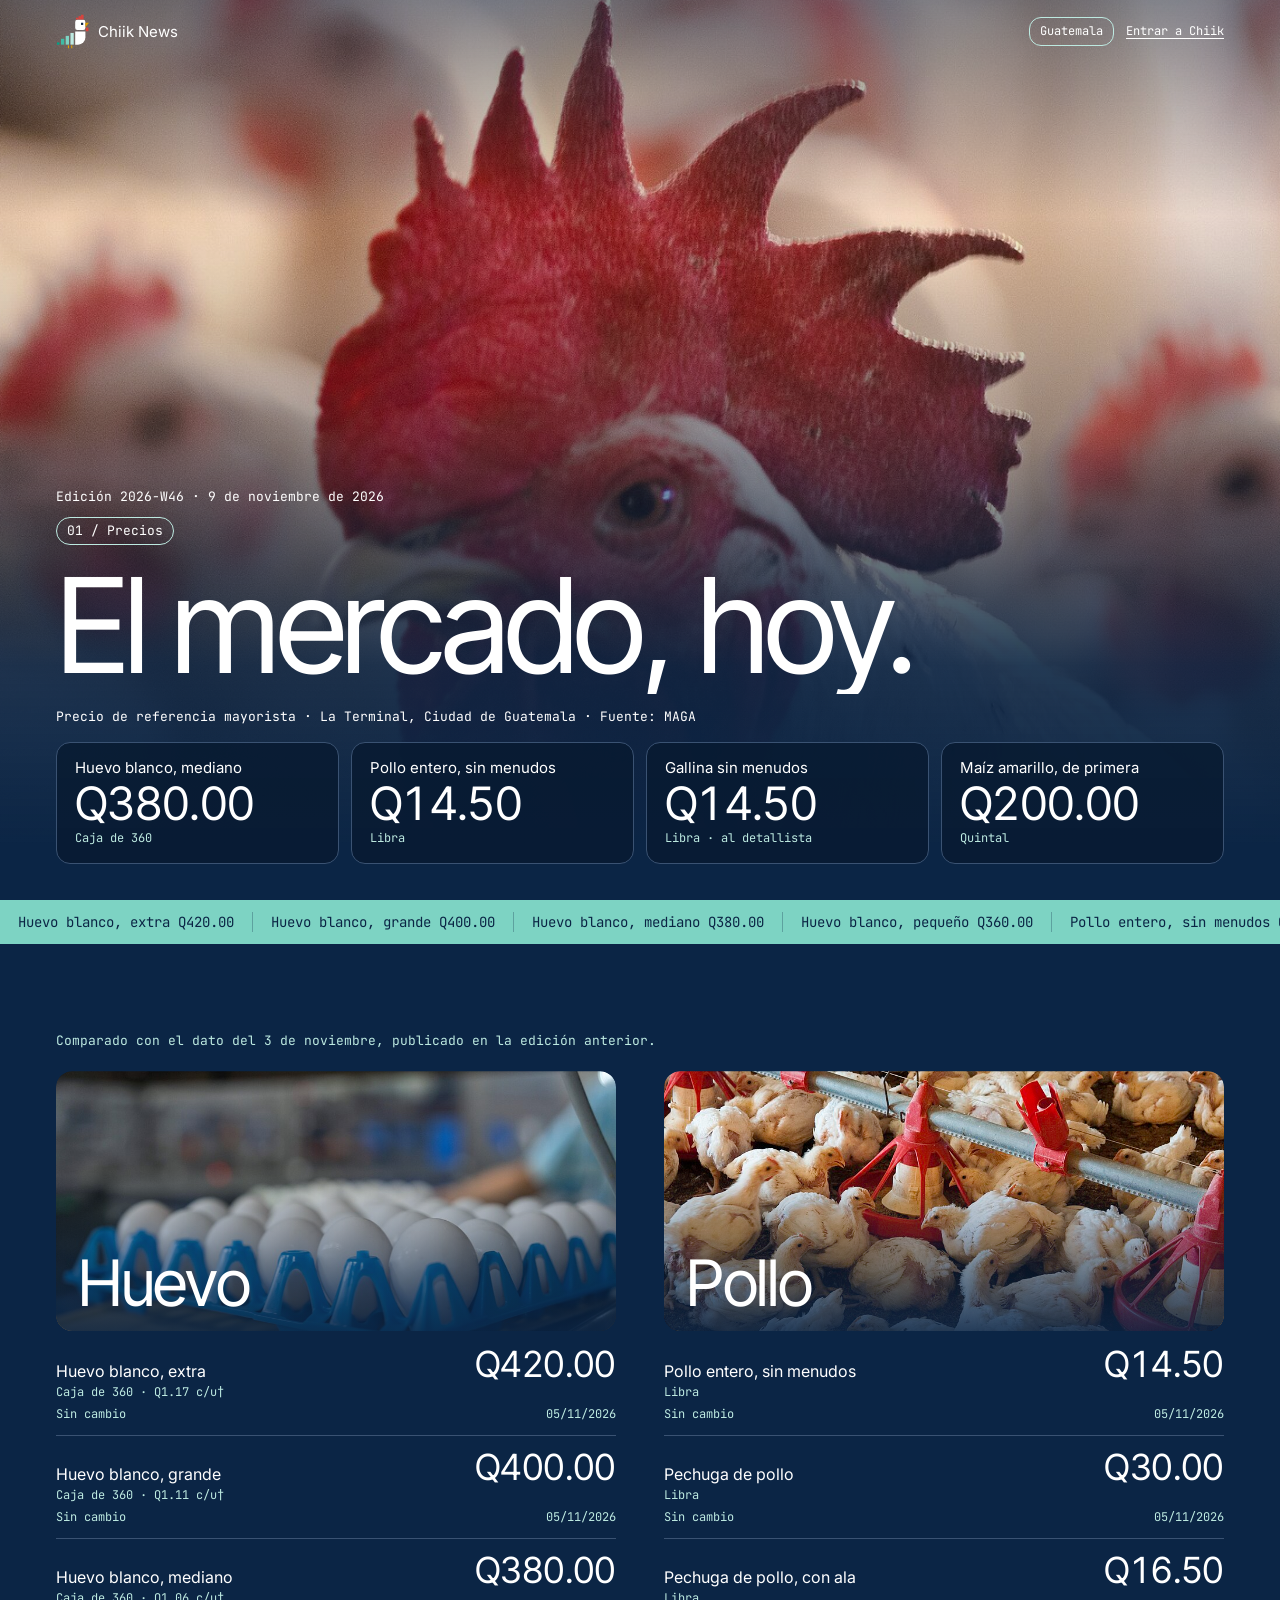
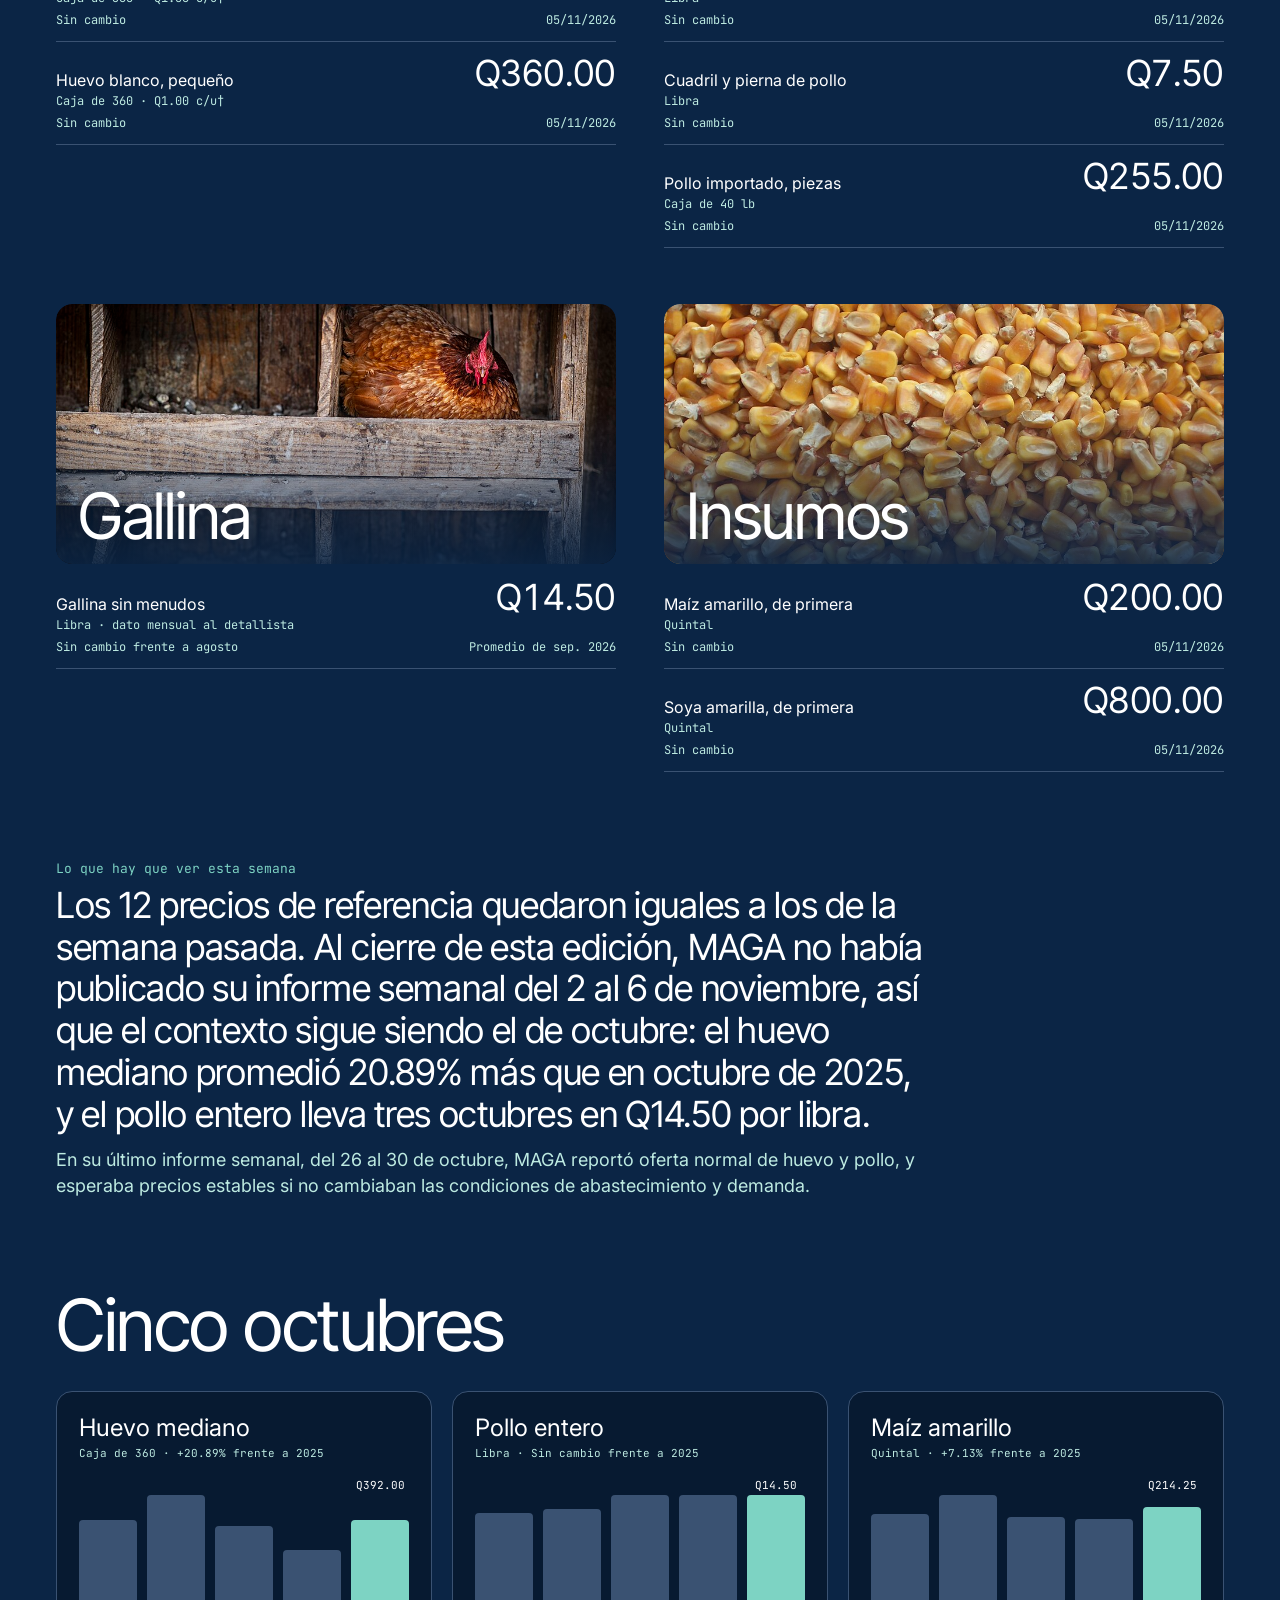
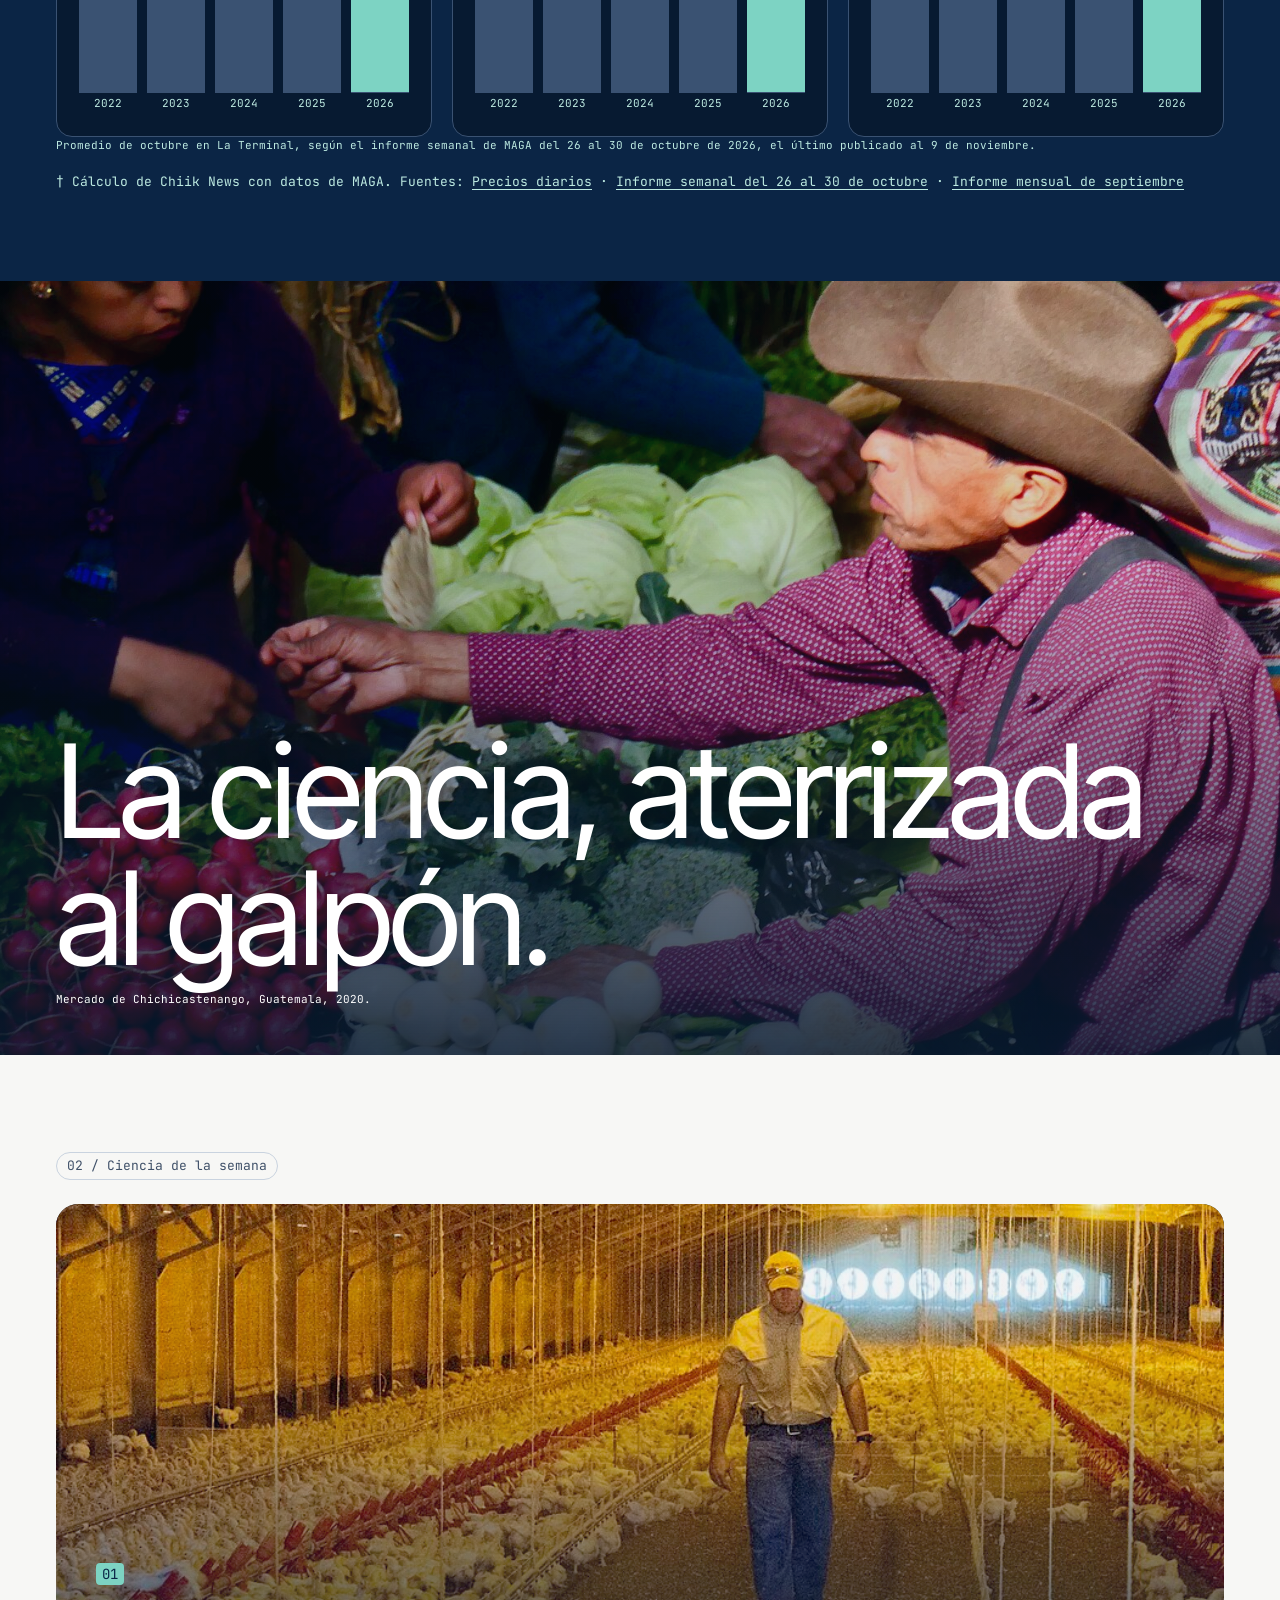
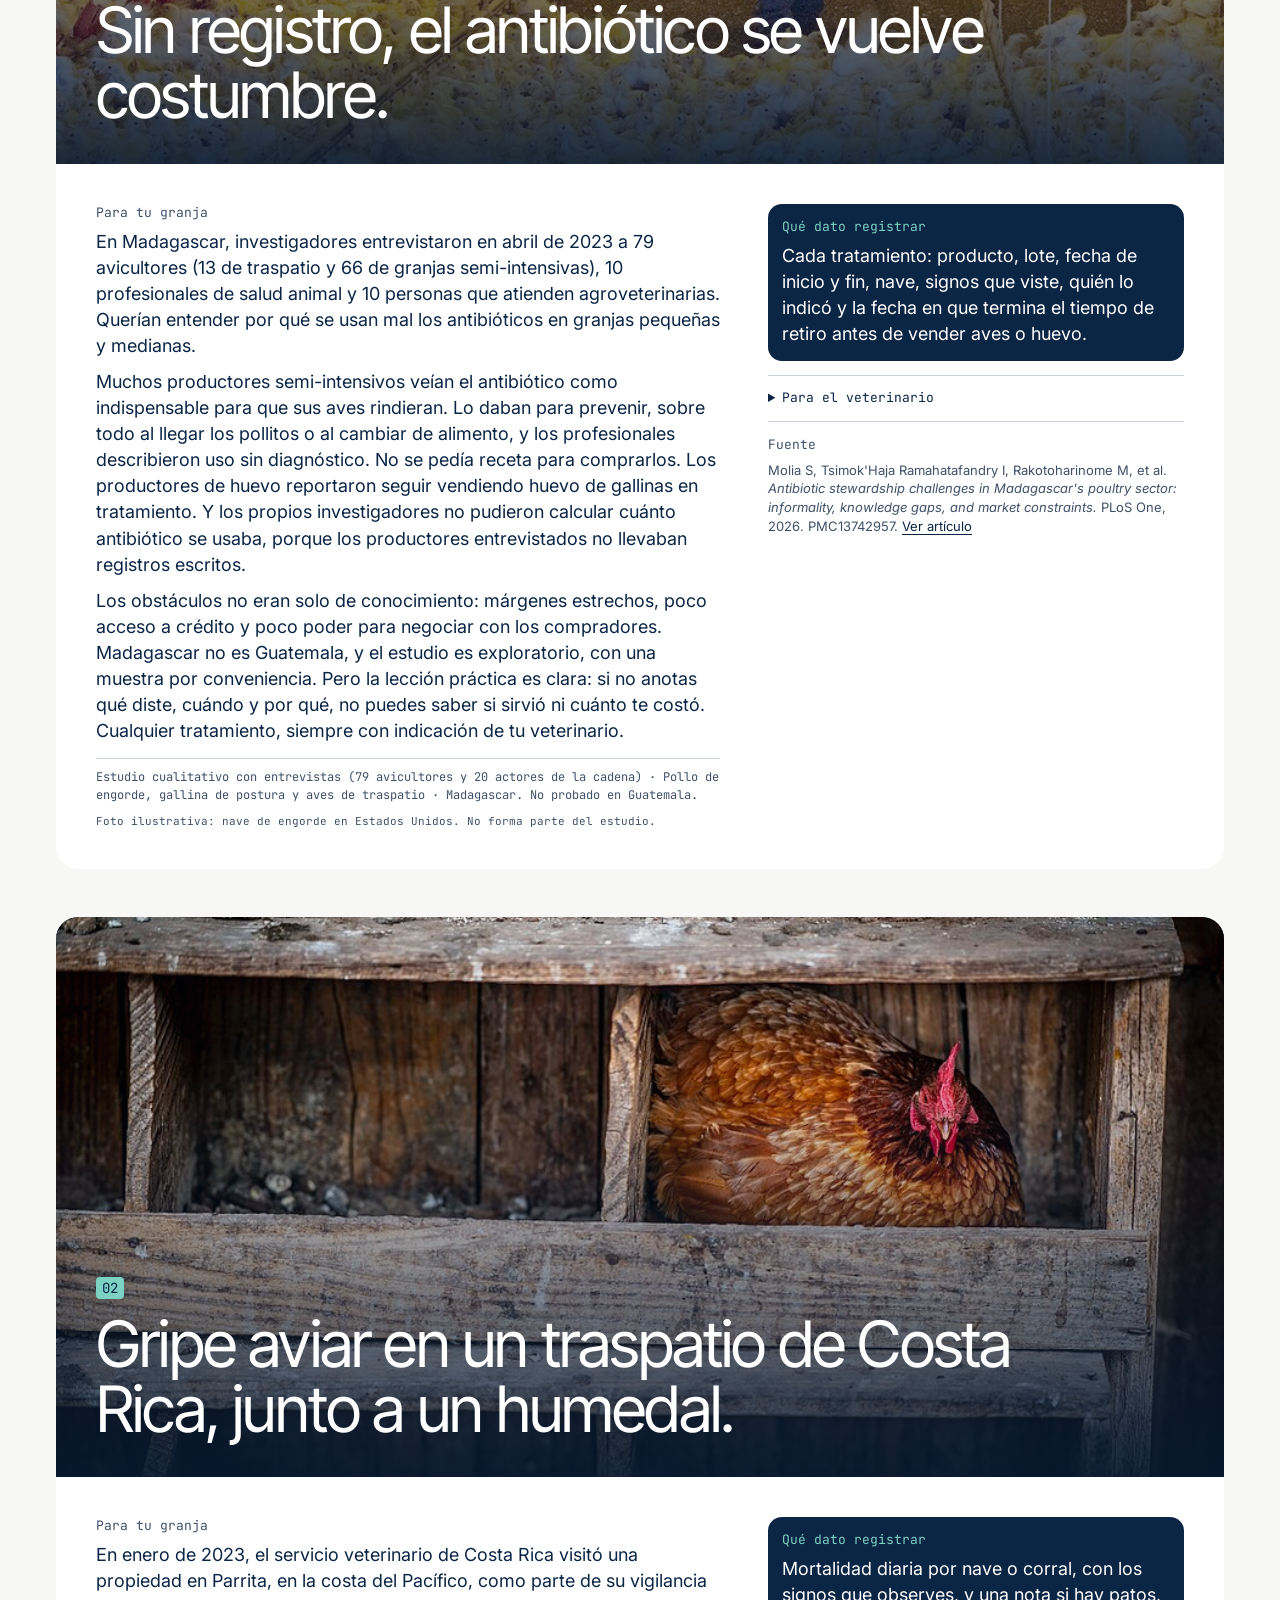
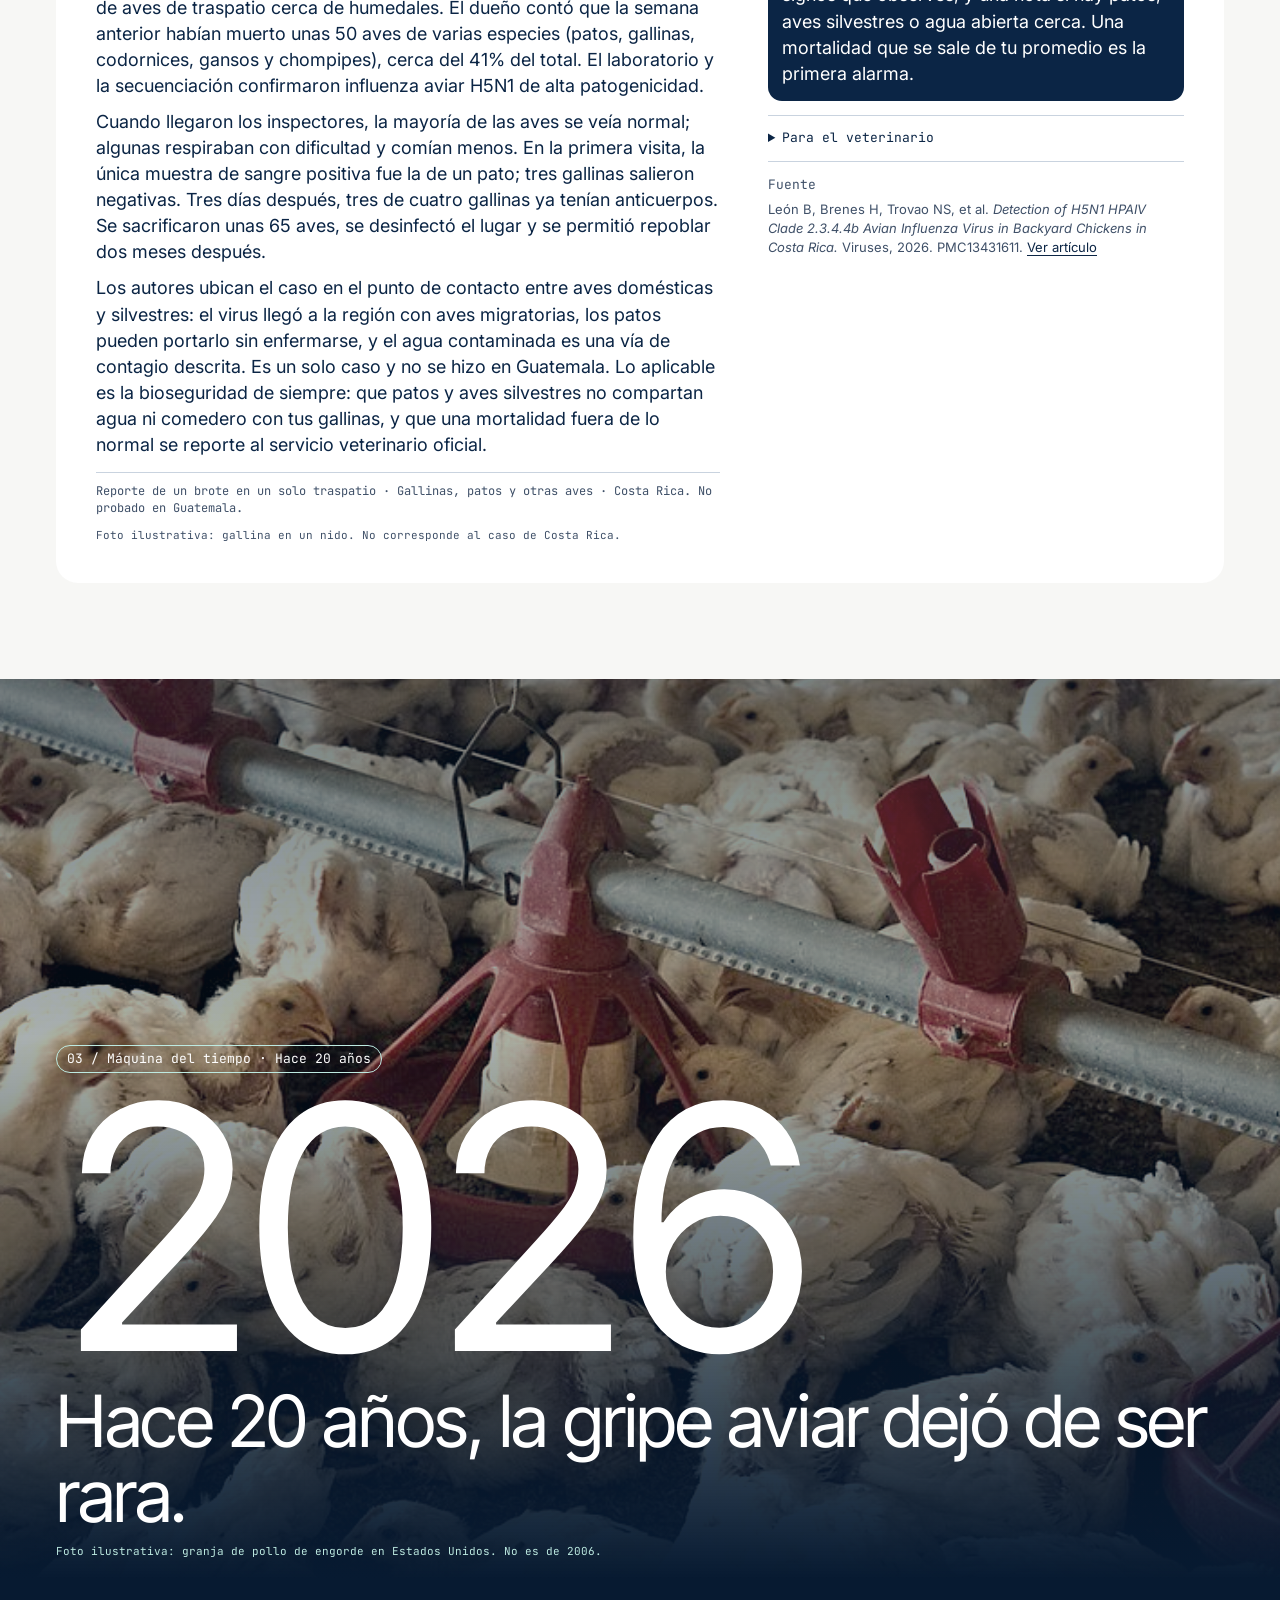
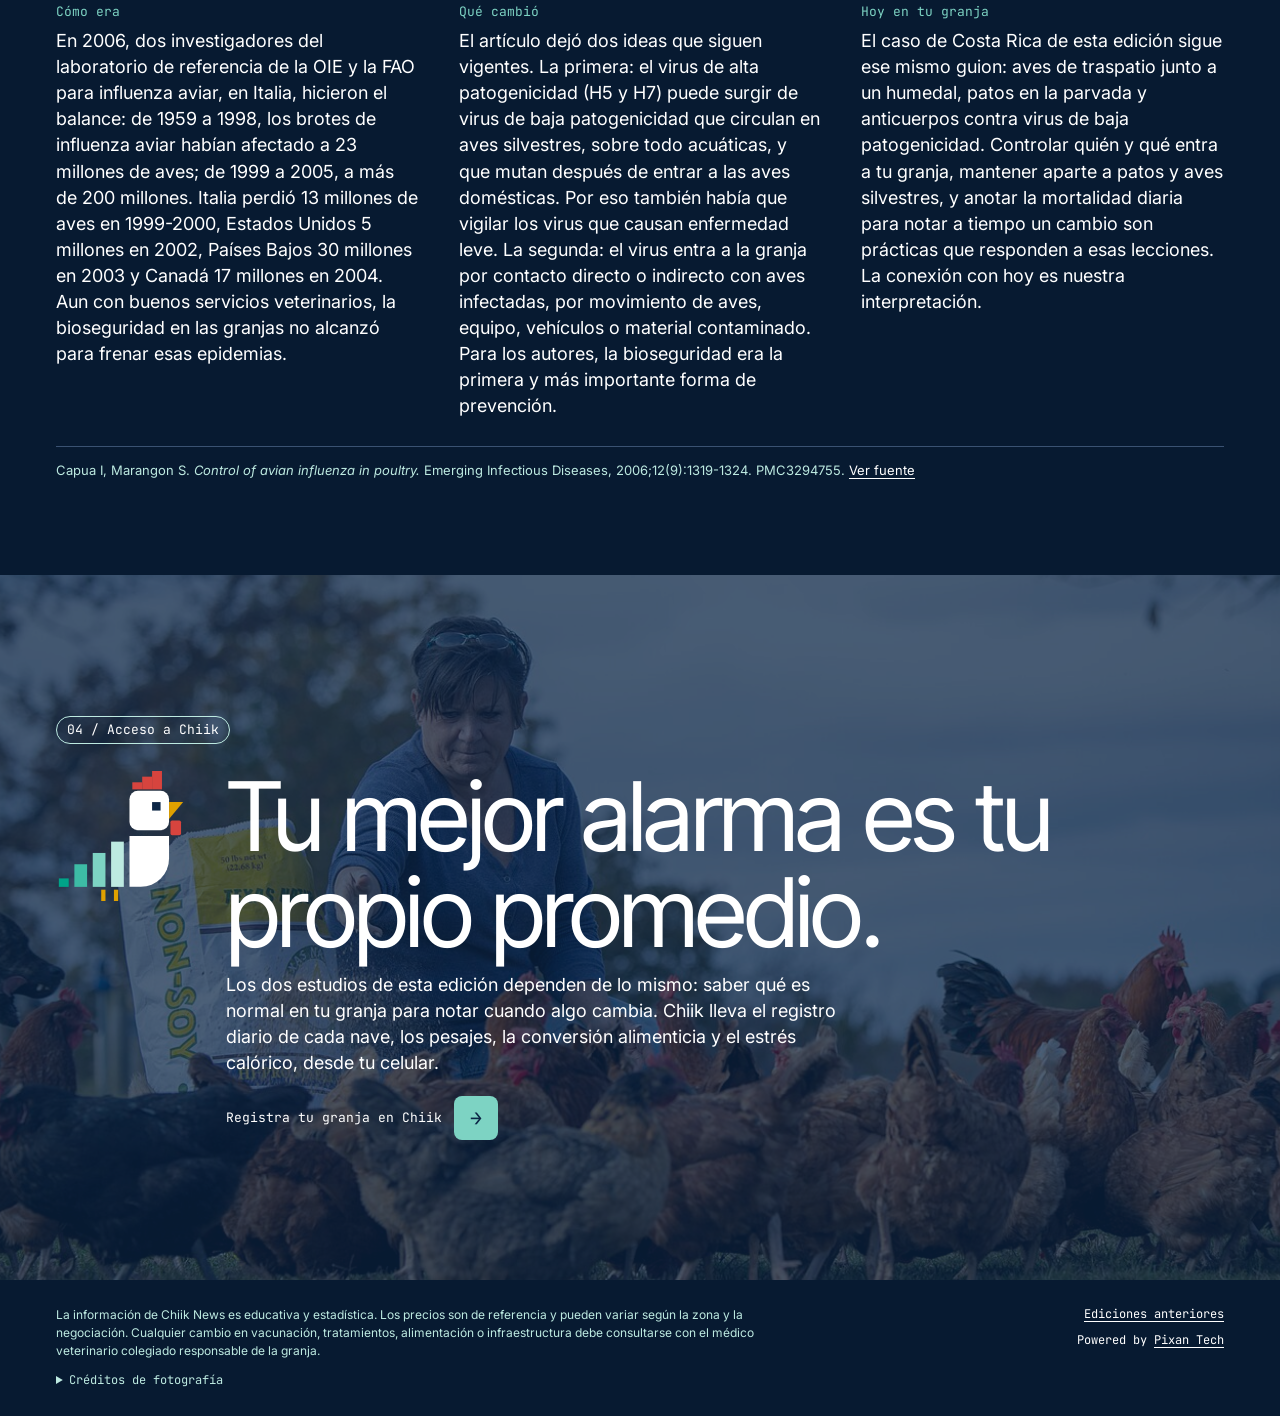
<file: ediciones/2026-W46/index.html>
<!doctype html>
<html lang="es-GT">
<head>
<meta charset="utf-8">
<meta name="viewport" content="width=device-width, initial-scale=1">
<title>Chiik News · Edición 2026-W46</title>
<meta name="description" content="Los 12 precios de referencia quedaron iguales a los de la semana pasada. Al cierre de esta edición, MAGA no había publicado su informe semanal del 2 al 6 de noviembre, así que el contexto sigue siendo el de octubre: el huevo mediano promedió 20.89% más que en octubre de 2025, y el pollo entero lleva tres octubres en Q14.50 por libra.">
<link rel="icon" href="../../marca/chiik-icono.svg" type="image/svg+xml">
<link rel="preconnect" href="https://fonts.googleapis.com">
<link rel="stylesheet" href="https://fonts.googleapis.com/css2?family=Inter:wght@400&family=Inter+Tight:wght@400&family=JetBrains+Mono:wght@400&display=swap">
<link rel="stylesheet" href="../../estilos.css">
<script defer src="../../animaciones.js"></script>
</head>
<body data-pollo="../../marca/chiik-icono.svg">

<section class="portada-foto">
  <div class="portada-lienzo" data-parallax="0.18"><img class="portada-imagen" src="../../fotos/portada.jpg" alt="Gallo blanco de cresta roja en una granja avícola" fetchpriority="high"></div>
  <div class="portada-velo"></div>
  <header class="encabezado envoltura">
  <a class="marca" href="../../index.html"><img src="../../marca/chiik-simbolo-blanco.svg" alt="" width="34" height="35">Chiik News</a>
  <nav class="navegacion" aria-label="Principal">
    <span class="pill mono">Guatemala</span>
    <a class="mono entrar" href="https://www.chiikgt.com">Entrar a Chiik</a>
  </nav>
</header>
  <div class="portada-contenido envoltura">
    <p class="edicion-datos mono">Edición 2026-W46 · 9 de noviembre de 2026</p>
    <span class="contador mono">01 / Precios</span>
    <h1 data-palabras>El mercado, hoy.</h1>
    <p class="etiqueta-precios mono">Precio de referencia mayorista · La Terminal, Ciudad de Guatemala · Fuente: MAGA</p>
    <ul class="destacados"><li class="destacado">
    <span class="destacado-nombre">Huevo blanco, mediano</span>
    <span class="destacado-valor" data-precio="380">Q380.00</span>
    <span class="destacado-unidad mono">Caja de 360</span>
  </li>
<li class="destacado">
    <span class="destacado-nombre">Pollo entero, sin menudos</span>
    <span class="destacado-valor" data-precio="14.5">Q14.50</span>
    <span class="destacado-unidad mono">Libra</span>
  </li>
<li class="destacado">
    <span class="destacado-nombre">Gallina sin menudos</span>
    <span class="destacado-valor" data-precio="14.5">Q14.50</span>
    <span class="destacado-unidad mono">Libra · al detallista</span>
  </li>
<li class="destacado">
    <span class="destacado-nombre">Maíz amarillo, de primera</span>
    <span class="destacado-valor" data-precio="200">Q200.00</span>
    <span class="destacado-unidad mono">Quintal</span>
  </li></ul>
  </div>
</section>
<div class="cinta" aria-hidden="true"><div class="cinta-pista mono"><div class="cinta-tramo"><span class="cinta-item"><span>Huevo blanco, extra</span> <b>Q420.00</b></span><span class="cinta-item"><span>Huevo blanco, grande</span> <b>Q400.00</b></span><span class="cinta-item"><span>Huevo blanco, mediano</span> <b>Q380.00</b></span><span class="cinta-item"><span>Huevo blanco, pequeño</span> <b>Q360.00</b></span><span class="cinta-item"><span>Pollo entero, sin menudos</span> <b>Q14.50</b></span><span class="cinta-item"><span>Pechuga de pollo</span> <b>Q30.00</b></span><span class="cinta-item"><span>Pechuga de pollo, con ala</span> <b>Q16.50</b></span><span class="cinta-item"><span>Cuadril y pierna de pollo</span> <b>Q7.50</b></span><span class="cinta-item"><span>Pollo importado, piezas</span> <b>Q255.00</b></span><span class="cinta-item"><span>Gallina sin menudos</span> <b>Q14.50</b></span><span class="cinta-item"><span>Maíz amarillo, de primera</span> <b>Q200.00</b></span><span class="cinta-item"><span>Soya amarilla, de primera</span> <b>Q800.00</b></span></div><div class="cinta-tramo"><span class="cinta-item"><span>Huevo blanco, extra</span> <b>Q420.00</b></span><span class="cinta-item"><span>Huevo blanco, grande</span> <b>Q400.00</b></span><span class="cinta-item"><span>Huevo blanco, mediano</span> <b>Q380.00</b></span><span class="cinta-item"><span>Huevo blanco, pequeño</span> <b>Q360.00</b></span><span class="cinta-item"><span>Pollo entero, sin menudos</span> <b>Q14.50</b></span><span class="cinta-item"><span>Pechuga de pollo</span> <b>Q30.00</b></span><span class="cinta-item"><span>Pechuga de pollo, con ala</span> <b>Q16.50</b></span><span class="cinta-item"><span>Cuadril y pierna de pollo</span> <b>Q7.50</b></span><span class="cinta-item"><span>Pollo importado, piezas</span> <b>Q255.00</b></span><span class="cinta-item"><span>Gallina sin menudos</span> <b>Q14.50</b></span><span class="cinta-item"><span>Maíz amarillo, de primera</span> <b>Q200.00</b></span><span class="cinta-item"><span>Soya amarilla, de primera</span> <b>Q800.00</b></span></div></div></div>
<section class="tablero envoltura">
  <p class="comparacion mono">Comparado con el dato del 3 de noviembre, publicado en la edición anterior.</p>
  <div class="grupos"><section class="grupo" aria-label="Huevo">
  <figure class="grupo-foto foto-revelar">
    <img src="../../fotos/huevo.jpg" alt="Bandejas azules con huevos blancos" loading="lazy" decoding="async">
    <h2 class="grupo-titulo">Huevo</h2>
  </figure>
  <ul class="precios"><li class="precio">
  <div class="precio-info"><span class="nombre">Huevo blanco, extra</span><span class="unidad mono">Caja de 360 · Q1.17 c/u†</span></div>
  <div class="precio-valor" data-precio="420">Q420.00</div>
  <div class="precio-meta mono"><span class="cambio">Sin cambio</span><span>05/11/2026</span></div>
</li>
<li class="precio">
  <div class="precio-info"><span class="nombre">Huevo blanco, grande</span><span class="unidad mono">Caja de 360 · Q1.11 c/u†</span></div>
  <div class="precio-valor" data-precio="400">Q400.00</div>
  <div class="precio-meta mono"><span class="cambio">Sin cambio</span><span>05/11/2026</span></div>
</li>
<li class="precio">
  <div class="precio-info"><span class="nombre">Huevo blanco, mediano</span><span class="unidad mono">Caja de 360 · Q1.06 c/u†</span></div>
  <div class="precio-valor" data-precio="380">Q380.00</div>
  <div class="precio-meta mono"><span class="cambio">Sin cambio</span><span>05/11/2026</span></div>
</li>
<li class="precio">
  <div class="precio-info"><span class="nombre">Huevo blanco, pequeño</span><span class="unidad mono">Caja de 360 · Q1.00 c/u†</span></div>
  <div class="precio-valor" data-precio="360">Q360.00</div>
  <div class="precio-meta mono"><span class="cambio">Sin cambio</span><span>05/11/2026</span></div>
</li></ul>
</section>
<section class="grupo" aria-label="Pollo">
  <figure class="grupo-foto foto-revelar">
    <img src="../../fotos/pollo.jpg" alt="Pollos de engorde junto a comederos rojos" loading="lazy" decoding="async">
    <h2 class="grupo-titulo">Pollo</h2>
  </figure>
  <ul class="precios"><li class="precio">
  <div class="precio-info"><span class="nombre">Pollo entero, sin menudos</span><span class="unidad mono">Libra</span></div>
  <div class="precio-valor" data-precio="14.5">Q14.50</div>
  <div class="precio-meta mono"><span class="cambio">Sin cambio</span><span>05/11/2026</span></div>
</li>
<li class="precio">
  <div class="precio-info"><span class="nombre">Pechuga de pollo</span><span class="unidad mono">Libra</span></div>
  <div class="precio-valor" data-precio="30">Q30.00</div>
  <div class="precio-meta mono"><span class="cambio">Sin cambio</span><span>05/11/2026</span></div>
</li>
<li class="precio">
  <div class="precio-info"><span class="nombre">Pechuga de pollo, con ala</span><span class="unidad mono">Libra</span></div>
  <div class="precio-valor" data-precio="16.5">Q16.50</div>
  <div class="precio-meta mono"><span class="cambio">Sin cambio</span><span>05/11/2026</span></div>
</li>
<li class="precio">
  <div class="precio-info"><span class="nombre">Cuadril y pierna de pollo</span><span class="unidad mono">Libra</span></div>
  <div class="precio-valor" data-precio="7.5">Q7.50</div>
  <div class="precio-meta mono"><span class="cambio">Sin cambio</span><span>05/11/2026</span></div>
</li>
<li class="precio">
  <div class="precio-info"><span class="nombre">Pollo importado, piezas</span><span class="unidad mono">Caja de 40 lb</span></div>
  <div class="precio-valor" data-precio="255">Q255.00</div>
  <div class="precio-meta mono"><span class="cambio">Sin cambio</span><span>05/11/2026</span></div>
</li></ul>
</section>
<section class="grupo" aria-label="Gallina">
  <figure class="grupo-foto foto-revelar">
    <img src="../../fotos/gallina.jpg" alt="Gallina colorada en un nido de madera" loading="lazy" decoding="async">
    <h2 class="grupo-titulo">Gallina</h2>
  </figure>
  <ul class="precios"><li class="precio">
  <div class="precio-info"><span class="nombre">Gallina sin menudos</span><span class="unidad mono">Libra · dato mensual al detallista</span></div>
  <div class="precio-valor" data-precio="14.5">Q14.50</div>
  <div class="precio-meta mono"><span class="cambio">Sin cambio frente a agosto</span><span>Promedio de sep. 2026</span></div>
</li></ul>
</section>
<section class="grupo" aria-label="Insumos">
  <figure class="grupo-foto foto-revelar">
    <img src="../../fotos/insumos.jpg" alt="Granos de maíz amarillo" loading="lazy" decoding="async">
    <h2 class="grupo-titulo">Insumos</h2>
  </figure>
  <ul class="precios"><li class="precio">
  <div class="precio-info"><span class="nombre">Maíz amarillo, de primera</span><span class="unidad mono">Quintal</span></div>
  <div class="precio-valor" data-precio="200">Q200.00</div>
  <div class="precio-meta mono"><span class="cambio">Sin cambio</span><span>05/11/2026</span></div>
</li>
<li class="precio">
  <div class="precio-info"><span class="nombre">Soya amarilla, de primera</span><span class="unidad mono">Quintal</span></div>
  <div class="precio-valor" data-precio="800">Q800.00</div>
  <div class="precio-meta mono"><span class="cambio">Sin cambio</span><span>05/11/2026</span></div>
</li></ul>
</section></div>
  <div class="que-ver"><h2 class="rotulo mono">Lo que hay que ver esta semana</h2><p class="lectura">Los 12 precios de referencia quedaron iguales a los de la semana pasada. Al cierre de esta edición, MAGA no había publicado su informe semanal del 2 al 6 de noviembre, así que el contexto sigue siendo el de octubre: el huevo mediano promedió 20.89% más que en octubre de 2025, y el pollo entero lleva tres octubres en Q14.50 por libra.</p><p class="contexto">En su último informe semanal, del 26 al 30 de octubre, MAGA reportó oferta normal de huevo y pollo, y esperaba precios estables si no cambiaban las condiciones de abastecimiento y demanda.</p></div>
  <div class="tendencias">
    <h2 class="tendencias-titulo">Cinco octubres</h2>
    <div class="tendencias-grid"><article class="tendencia">
      <h3>Huevo mediano</h3>
      <p class="tendencia-resumen mono">Caja de 360 · +20.89% frente a 2025</p>
      <ol class="columnas" aria-label="Huevo mediano, precio promedio de octubre por año"><li class="columna" tabindex="0" style="--alto:87.2%">
        <span class="columna-valor mono">Q392.06</span>
        <span class="columna-barra"><i></i></span>
        <span class="columna-anio mono">2022</span>
      </li>
<li class="columna" tabindex="0" style="--alto:100.0%">
        <span class="columna-valor mono">Q449.50</span>
        <span class="columna-barra"><i></i></span>
        <span class="columna-anio mono">2023</span>
      </li>
<li class="columna" tabindex="0" style="--alto:84.0%">
        <span class="columna-valor mono">Q377.59</span>
        <span class="columna-barra"><i></i></span>
        <span class="columna-anio mono">2024</span>
      </li>
<li class="columna" tabindex="0" style="--alto:72.1%">
        <span class="columna-valor mono">Q324.26</span>
        <span class="columna-barra"><i></i></span>
        <span class="columna-anio mono">2025</span>
      </li>
<li class="columna columna-actual" tabindex="0" style="--alto:87.2%">
        <span class="columna-valor mono">Q392.00</span>
        <span class="columna-barra"><i></i></span>
        <span class="columna-anio mono">2026</span>
      </li></ol>
    </article>
<article class="tendencia">
      <h3>Pollo entero</h3>
      <p class="tendencia-resumen mono">Libra · Sin cambio frente a 2025</p>
      <ol class="columnas" aria-label="Pollo entero, precio promedio de octubre por año"><li class="columna" tabindex="0" style="--alto:90.9%">
        <span class="columna-valor mono">Q13.18</span>
        <span class="columna-barra"><i></i></span>
        <span class="columna-anio mono">2022</span>
      </li>
<li class="columna" tabindex="0" style="--alto:92.8%">
        <span class="columna-valor mono">Q13.45</span>
        <span class="columna-barra"><i></i></span>
        <span class="columna-anio mono">2023</span>
      </li>
<li class="columna" tabindex="0" style="--alto:100.0%">
        <span class="columna-valor mono">Q14.50</span>
        <span class="columna-barra"><i></i></span>
        <span class="columna-anio mono">2024</span>
      </li>
<li class="columna" tabindex="0" style="--alto:100.0%">
        <span class="columna-valor mono">Q14.50</span>
        <span class="columna-barra"><i></i></span>
        <span class="columna-anio mono">2025</span>
      </li>
<li class="columna columna-actual" tabindex="0" style="--alto:100.0%">
        <span class="columna-valor mono">Q14.50</span>
        <span class="columna-barra"><i></i></span>
        <span class="columna-anio mono">2026</span>
      </li></ol>
    </article>
<article class="tendencia">
      <h3>Maíz amarillo</h3>
      <p class="tendencia-resumen mono">Quintal · +7.13% frente a 2025</p>
      <ol class="columnas" aria-label="Maíz amarillo, precio promedio de octubre por año"><li class="columna" tabindex="0" style="--alto:90.4%">
        <span class="columna-valor mono">Q206.05</span>
        <span class="columna-barra"><i></i></span>
        <span class="columna-anio mono">2022</span>
      </li>
<li class="columna" tabindex="0" style="--alto:100.0%">
        <span class="columna-valor mono">Q228.00</span>
        <span class="columna-barra"><i></i></span>
        <span class="columna-anio mono">2023</span>
      </li>
<li class="columna" tabindex="0" style="--alto:88.8%">
        <span class="columna-valor mono">Q202.50</span>
        <span class="columna-barra"><i></i></span>
        <span class="columna-anio mono">2024</span>
      </li>
<li class="columna" tabindex="0" style="--alto:87.7%">
        <span class="columna-valor mono">Q200.00</span>
        <span class="columna-barra"><i></i></span>
        <span class="columna-anio mono">2025</span>
      </li>
<li class="columna columna-actual" tabindex="0" style="--alto:94.0%">
        <span class="columna-valor mono">Q214.25</span>
        <span class="columna-barra"><i></i></span>
        <span class="columna-anio mono">2026</span>
      </li></ol>
    </article></div>
    <p class="nota mono">Promedio de octubre en La Terminal, según el informe semanal de MAGA del 26 al 30 de octubre de 2026, el último publicado al 9 de noviembre.</p>
  </div>
  <p class="nota mono">† Cálculo de Chiik News con datos de MAGA. Fuentes: <a href="https://precios.maga.gob.gt/diarios/diarios.html">Precios diarios</a> · <a href="https://precios.maga.gob.gt/novedades/43-guatemala-informe-semanal-de-precios-del-26-al-30-de-octubre-de-2026/">Informe semanal del 26 al 30 de octubre</a> · <a href="https://precios.maga.gob.gt/archivos/mensuales/2026/09%20Informe%20De%20Precios%20Agropecuarios%20Mensual%20Septiembre%202026.pdf">Informe mensual de septiembre</a></p>
</section>
<section class="banda">
  <div class="banda-lienzo" data-parallax="0.14"><img src="../../fotos/mercado.jpg" alt="Comerciantes con vegetales en el mercado de Chichicastenango" loading="lazy" decoding="async"></div>
  <div class="banda-velo"></div>
  <div class="banda-contenido envoltura">
    <p class="banda-texto">La ciencia, aterrizada al galpón.</p>
    <p class="foto-pie mono">Mercado de Chichicastenango, Guatemala, 2020.</p>
  </div>
</section>
<section class="zona-clara"><div class="envoltura">
  <h2 class="contador contador-claro mono">02 / Ciencia de la semana</h2>
  <div class="piezas"><article class="pieza">
  <figure class="pieza-foto foto-revelar">
    <div class="pieza-lienzo" data-parallax="0.08"><img src="../../fotos/calor.jpg" alt="Productor de pie dentro de una nave con pollos de engorde" loading="lazy" decoding="async"></div>
    <div class="pieza-velo"></div>
    <div class="pieza-titular">
      <span class="pieza-numero mono">01</span>
      <h3>Sin registro, el antibiótico se vuelve costumbre.</h3>
    </div>
  </figure>
  <div class="pieza-cuerpo">
    <div class="pieza-texto">
      <h4 class="rotulo mono">Para tu granja</h4>
      <p>En Madagascar, investigadores entrevistaron en abril de 2023 a 79 avicultores (13 de traspatio y 66 de granjas semi-intensivas), 10 profesionales de salud animal y 10 personas que atienden agroveterinarias. Querían entender por qué se usan mal los antibióticos en granjas pequeñas y medianas.</p>
<p>Muchos productores semi-intensivos veían el antibiótico como indispensable para que sus aves rindieran. Lo daban para prevenir, sobre todo al llegar los pollitos o al cambiar de alimento, y los profesionales describieron uso sin diagnóstico. No se pedía receta para comprarlos. Los productores de huevo reportaron seguir vendiendo huevo de gallinas en tratamiento. Y los propios investigadores no pudieron calcular cuánto antibiótico se usaba, porque los productores entrevistados no llevaban registros escritos.</p>
<p>Los obstáculos no eran solo de conocimiento: márgenes estrechos, poco acceso a crédito y poco poder para negociar con los compradores. Madagascar no es Guatemala, y el estudio es exploratorio, con una muestra por conveniencia. Pero la lección práctica es clara: si no anotas qué diste, cuándo y por qué, no puedes saber si sirvió ni cuánto te costó. Cualquier tratamiento, siempre con indicación de tu veterinario.</p>
      <p class="evidencia mono">Estudio cualitativo con entrevistas (79 avicultores y 20 actores de la cadena) · Pollo de engorde, gallina de postura y aves de traspatio · Madagascar. No probado en Guatemala.</p>
      <p class="foto-pie foto-pie-claro mono">Foto ilustrativa: nave de engorde en Estados Unidos. No forma parte del estudio.</p>
    </div>
    <div class="pieza-lateral">
      <div class="dato">
        <h4 class="rotulo mono">Qué dato registrar</h4>
        <p>Cada tratamiento: producto, lote, fecha de inicio y fin, nave, signos que viste, quién lo indicó y la fecha en que termina el tiempo de retiro antes de vender aves o huevo.</p>
      </div>
      <details class="veterinario">
        <summary class="mono">Para el veterinario</summary>
        <p>Entrevistas semiestructuradas en malgache, con análisis temático, en Analamanga, la región de mayor densidad avícola del país. Los productores semi-intensivos consultaban sobre todo a técnicos y veterinarios de las empresas proveedoras de pollito y alimento; los de traspatio, a vendedores de agroveterinarias, a veterinarios privados y a otros productores.</p>
<p>Los vendedores reportaron despachar antibióticos de importancia crítica como primera línea, o probar varios hasta que uno funcionara. En ese grupo, solo cuatro entrevistados habían oído hablar de resistencia a los antibióticos, y con una idea generalmente inexacta. Ningún productor había recibido una inspección oficial sobre su uso de antibióticos. Los autores proponen que los proveedores de pollito y alimento entreguen material impreso sobre enfermedades comunes y una bitácora para registrar producción y tratamientos.</p>
        <p><strong class="rotulo-linea">Limitaciones:</strong> Estudio exploratorio con muestreo intencional y por conveniencia, no representativo. No hay cifras de consumo de antibióticos porque los productores no llevaban registros escritos. La guía de entrevistas no preguntó de forma específica por capacitación en uso de antibióticos.</p>
      </details>
      <p class="fuente"><span class="rotulo mono">Fuente</span> Molia S, Tsimok&#39;Haja Ramahatafandry I, Rakotoharinome M, et al. <em>Antibiotic stewardship challenges in Madagascar&#39;s poultry sector: informality, knowledge gaps, and market constraints.</em> PLoS One, 2026. PMC13742957. <a href="https://doi.org/10.1371/journal.pone.0362299">Ver artículo</a></p>
    </div>
  </div>
</article>
<article class="pieza">
  <figure class="pieza-foto foto-revelar">
    <div class="pieza-lienzo" data-parallax="0.08"><img src="../../fotos/gallina.jpg" alt="Gallina colorada en un nido de madera" loading="lazy" decoding="async"></div>
    <div class="pieza-velo"></div>
    <div class="pieza-titular">
      <span class="pieza-numero mono">02</span>
      <h3>Gripe aviar en un traspatio de Costa Rica, junto a un humedal.</h3>
    </div>
  </figure>
  <div class="pieza-cuerpo">
    <div class="pieza-texto">
      <h4 class="rotulo mono">Para tu granja</h4>
      <p>En enero de 2023, el servicio veterinario de Costa Rica visitó una propiedad en Parrita, en la costa del Pacífico, como parte de su vigilancia de aves de traspatio cerca de humedales. El dueño contó que la semana anterior habían muerto unas 50 aves de varias especies (patos, gallinas, codornices, gansos y chompipes), cerca del 41% del total. El laboratorio y la secuenciación confirmaron influenza aviar H5N1 de alta patogenicidad.</p>
<p>Cuando llegaron los inspectores, la mayoría de las aves se veía normal; algunas respiraban con dificultad y comían menos. En la primera visita, la única muestra de sangre positiva fue la de un pato; tres gallinas salieron negativas. Tres días después, tres de cuatro gallinas ya tenían anticuerpos. Se sacrificaron unas 65 aves, se desinfectó el lugar y se permitió repoblar dos meses después.</p>
<p>Los autores ubican el caso en el punto de contacto entre aves domésticas y silvestres: el virus llegó a la región con aves migratorias, los patos pueden portarlo sin enfermarse, y el agua contaminada es una vía de contagio descrita. Es un solo caso y no se hizo en Guatemala. Lo aplicable es la bioseguridad de siempre: que patos y aves silvestres no compartan agua ni comedero con tus gallinas, y que una mortalidad fuera de lo normal se reporte al servicio veterinario oficial.</p>
      <p class="evidencia mono">Reporte de un brote en un solo traspatio · Gallinas, patos y otras aves · Costa Rica. No probado en Guatemala.</p>
      <p class="foto-pie foto-pie-claro mono">Foto ilustrativa: gallina en un nido. No corresponde al caso de Costa Rica.</p>
    </div>
    <div class="pieza-lateral">
      <div class="dato">
        <h4 class="rotulo mono">Qué dato registrar</h4>
        <p>Mortalidad diaria por nave o corral, con los signos que observes, y una nota si hay patos, aves silvestres o agua abierta cerca. Una mortalidad que se sale de tu promedio es la primera alarma.</p>
      </div>
      <details class="veterinario">
        <summary class="mono">Para el veterinario</summary>
        <p>Serología por ELISA de competencia y AGID; qRT-PCR con protocolos de USDA y CDC, con valores de Ct entre 31.7 y 37.2; secuenciación de nueva generación. El sitio de corte de la hemaglutinina (REKRRKR↓G) confirmó alta patogenicidad, clado 2.3.4.4b. El Centro Colaborador de la OMS en St. Jude aisló el virus en huevo embrionado y secuenció los ocho segmentos; en NVSL no se aisló y las pruebas específicas del clado fueron negativas.</p>
<p>Los sueros reaccionaron con fuerza ante antígenos norteamericanos de H5 de baja patogenicidad; un suero tuvo título mayor de 1:8000. En la filogenia, la secuencia de las gallinas quedó en el grupo del Pacífico, pero distinta de las demás de Costa Rica. Los autores plantean, como hipótesis, que una exposición previa a virus de baja patogenicidad pudo atenuar el cuadro.</p>
        <p><strong class="rotulo-linea">Limitaciones:</strong> Un solo brote, con pocas muestras y datos observacionales. La mortalidad la reportó el dueño. Las cargas virales fueron bajas y un laboratorio no logró aislar el virus. La hipótesis de protección por exposición previa no se pudo comprobar.</p>
      </details>
      <p class="fuente"><span class="rotulo mono">Fuente</span> León B, Brenes H, Trovao NS, et al. <em>Detection of H5N1 HPAIV Clade 2.3.4.4b Avian Influenza Virus in Backyard Chickens in Costa Rica.</em> Viruses, 2026. PMC13431611. <a href="https://doi.org/10.3390/v18070799">Ver artículo</a></p>
    </div>
  </div>
</article></div>
</div></section>
<section class="zona-historia">
  <div class="historia-cabeza">
    <div class="historia-lienzo" data-parallax="0.16"><img src="../../fotos/pollo.jpg" alt="Pollos de engorde junto a comederos rojos" loading="lazy" decoding="async"></div>
    <div class="historia-velo"></div>
    <div class="historia-encabezado envoltura">
      <span class="contador mono">03 / Máquina del tiempo · Hace 20 años</span>
      <p class="anio" aria-hidden="true" data-anio="2006" data-desde="2026">2006</p>
      <h2 class="historia-titulo">Hace 20 años, la gripe aviar dejó de ser rara.</h2>
      <p class="foto-pie mono">Foto ilustrativa: granja de pollo de engorde en Estados Unidos. No es de 2006.</p>
    </div>
  </div>
  <div class="envoltura historia-cuerpo">
    <div class="historia-columnas">
      <div><h3 class="rotulo mono">Cómo era</h3><p>En 2006, dos investigadores del laboratorio de referencia de la OIE y la FAO para influenza aviar, en Italia, hicieron el balance: de 1959 a 1998, los brotes de influenza aviar habían afectado a 23 millones de aves; de 1999 a 2005, a más de 200 millones. Italia perdió 13 millones de aves en 1999-2000, Estados Unidos 5 millones en 2002, Países Bajos 30 millones en 2003 y Canadá 17 millones en 2004. Aun con buenos servicios veterinarios, la bioseguridad en las granjas no alcanzó para frenar esas epidemias.</p></div>
      <div><h3 class="rotulo mono">Qué cambió</h3><p>El artículo dejó dos ideas que siguen vigentes. La primera: el virus de alta patogenicidad (H5 y H7) puede surgir de virus de baja patogenicidad que circulan en aves silvestres, sobre todo acuáticas, y que mutan después de entrar a las aves domésticas. Por eso también había que vigilar los virus que causan enfermedad leve. La segunda: el virus entra a la granja por contacto directo o indirecto con aves infectadas, por movimiento de aves, equipo, vehículos o material contaminado. Para los autores, la bioseguridad era la primera y más importante forma de prevención.</p></div>
      <div><h3 class="rotulo mono">Hoy en tu granja</h3><p>El caso de Costa Rica de esta edición sigue ese mismo guion: aves de traspatio junto a un humedal, patos en la parvada y anticuerpos contra virus de baja patogenicidad. Controlar quién y qué entra a tu granja, mantener aparte a patos y aves silvestres, y anotar la mortalidad diaria para notar a tiempo un cambio son prácticas que responden a esas lecciones. La conexión con hoy es nuestra interpretación.</p></div>
    </div>
    <ul class="historia-fuentes"><li>Capua I, Marangon S. <em>Control of avian influenza in poultry.</em> Emerging Infectious Diseases, 2006;12(9):1319-1324. PMC3294755. <a href="https://doi.org/10.3201/eid1209.060430">Ver fuente</a></li></ul>
  </div>
</section>
<section class="zona-chiik">
  <div class="chiik-lienzo" data-parallax="0.12"><img src="../../fotos/chiik.jpg" alt="Productora alimentando a sus gallinas al aire libre" loading="lazy" decoding="async"></div>
  <div class="chiik-velo"></div>
  <div class="envoltura chiik-contenido">
    <span class="contador mono">04 / Acceso a Chiik</span>
    <a class="tarjeta-chiik" href="https://ventas.chiikgt.com">
      <img class="pollo-chiik" src="../../marca/chiik-simbolo-blanco.svg" alt="" width="78" height="81">
      <div>
        <h2>Tu mejor alarma es tu propio promedio.</h2>
        <p>Los dos estudios de esta edición dependen de lo mismo: saber qué es normal en tu granja para notar cuando algo cambia. Chiik lleva el registro diario de cada nave, los pesajes, la conversión alimenticia y el estrés calórico, desde tu celular.</p>
        <span class="boton mono">Registra tu granja en Chiik<span class="flecha" aria-hidden="true">→</span></span>
      </div>
    </a>
  </div>
</section>
<footer class="pie">
  <div class="envoltura pie-interior">
    <div>
      <p class="aviso">La información de Chiik News es educativa y estadística. Los precios son de referencia y pueden variar según la zona y la negociación. Cualquier cambio en vacunación, tratamientos, alimentación o infraestructura debe consultarse con el médico veterinario colegiado responsable de la granja.</p>
      <details class="creditos"><summary class="mono">Créditos de fotografía</summary><ul><li><a href="https://commons.wikimedia.org/wiki/File:20110420-RD-LSC-1016_-_Flickr_-_USDAgov.jpg">20110420-RD-LSC-1016 - Flickr - USDAgov.jpg</a> · U.S. Department of Agriculture · Public domain</li>
<li><a href="https://commons.wikimedia.org/wiki/File:AMS_EGG_Grading,_Egg_Tech_and_Poultry_Grading_GA_(20220921-AMS-RC-0039).jpg">AMS EGG Grading, Egg Tech and Poultry Grading GA (20220921-AMS-RC-0039).jpg</a> · U.S. Department of Agriculture · Public domain</li>
<li><a href="https://commons.wikimedia.org/wiki/File:Bobby_Morgan_Poultry_Farm_-_54673505087_Agriculture_in_the_United_States.jpg">Bobby Morgan Poultry Farm - 54673505087 Agriculture in the United States.jpg</a> · U.S. Department of Agriculture · Public domain</li>
<li><a href="https://commons.wikimedia.org/wiki/File:20181107-FPAC-PJK-1208_TONED.jpg">20181107-FPAC-PJK-1208 TONED.jpg</a> · U.S. Department of Agriculture · Public domain</li>
<li><a href="https://commons.wikimedia.org/wiki/File:Mais.jpg">Mais.jpg</a> · Decius · <a href="https://creativecommons.org/licenses/by-sa/3.0/">CC BY-SA 3.0</a></li>
<li><a href="https://commons.wikimedia.org/wiki/File:Chichicastenango_Market_(Guatemala,_March_2020)_-_90.jpg">Chichicastenango Market (Guatemala, March 2020) - 90.jpg</a> · Bruno Rijsman · <a href="https://creativecommons.org/licenses/by-sa/2.0/">CC BY-SA 2.0</a></li>
<li><a href="https://commons.wikimedia.org/wiki/File:Bobby_Morgan_Poultry_Farm_Agriculture_in_the_United_States.jpg">Bobby Morgan Poultry Farm Agriculture in the United States.jpg</a> · U.S. Department of Agriculture · Public domain</li>
<li><a href="https://commons.wikimedia.org/wiki/File:20181107-FPAC-PJK-1376_TONED_(45862539951).jpg">20181107-FPAC-PJK-1376 TONED (45862539951).jpg</a> · U.S. Department of Agriculture · Public domain</li></ul></details>
    </div>
    <div class="pie-enlaces mono">
      <a href="../../ediciones/index.html">Ediciones anteriores</a>
      <span>Powered by <a href="https://www.pixantech.net">Pixan Tech</a></span>
    </div>
  </div>
</footer>
</body>
</html>
</file>
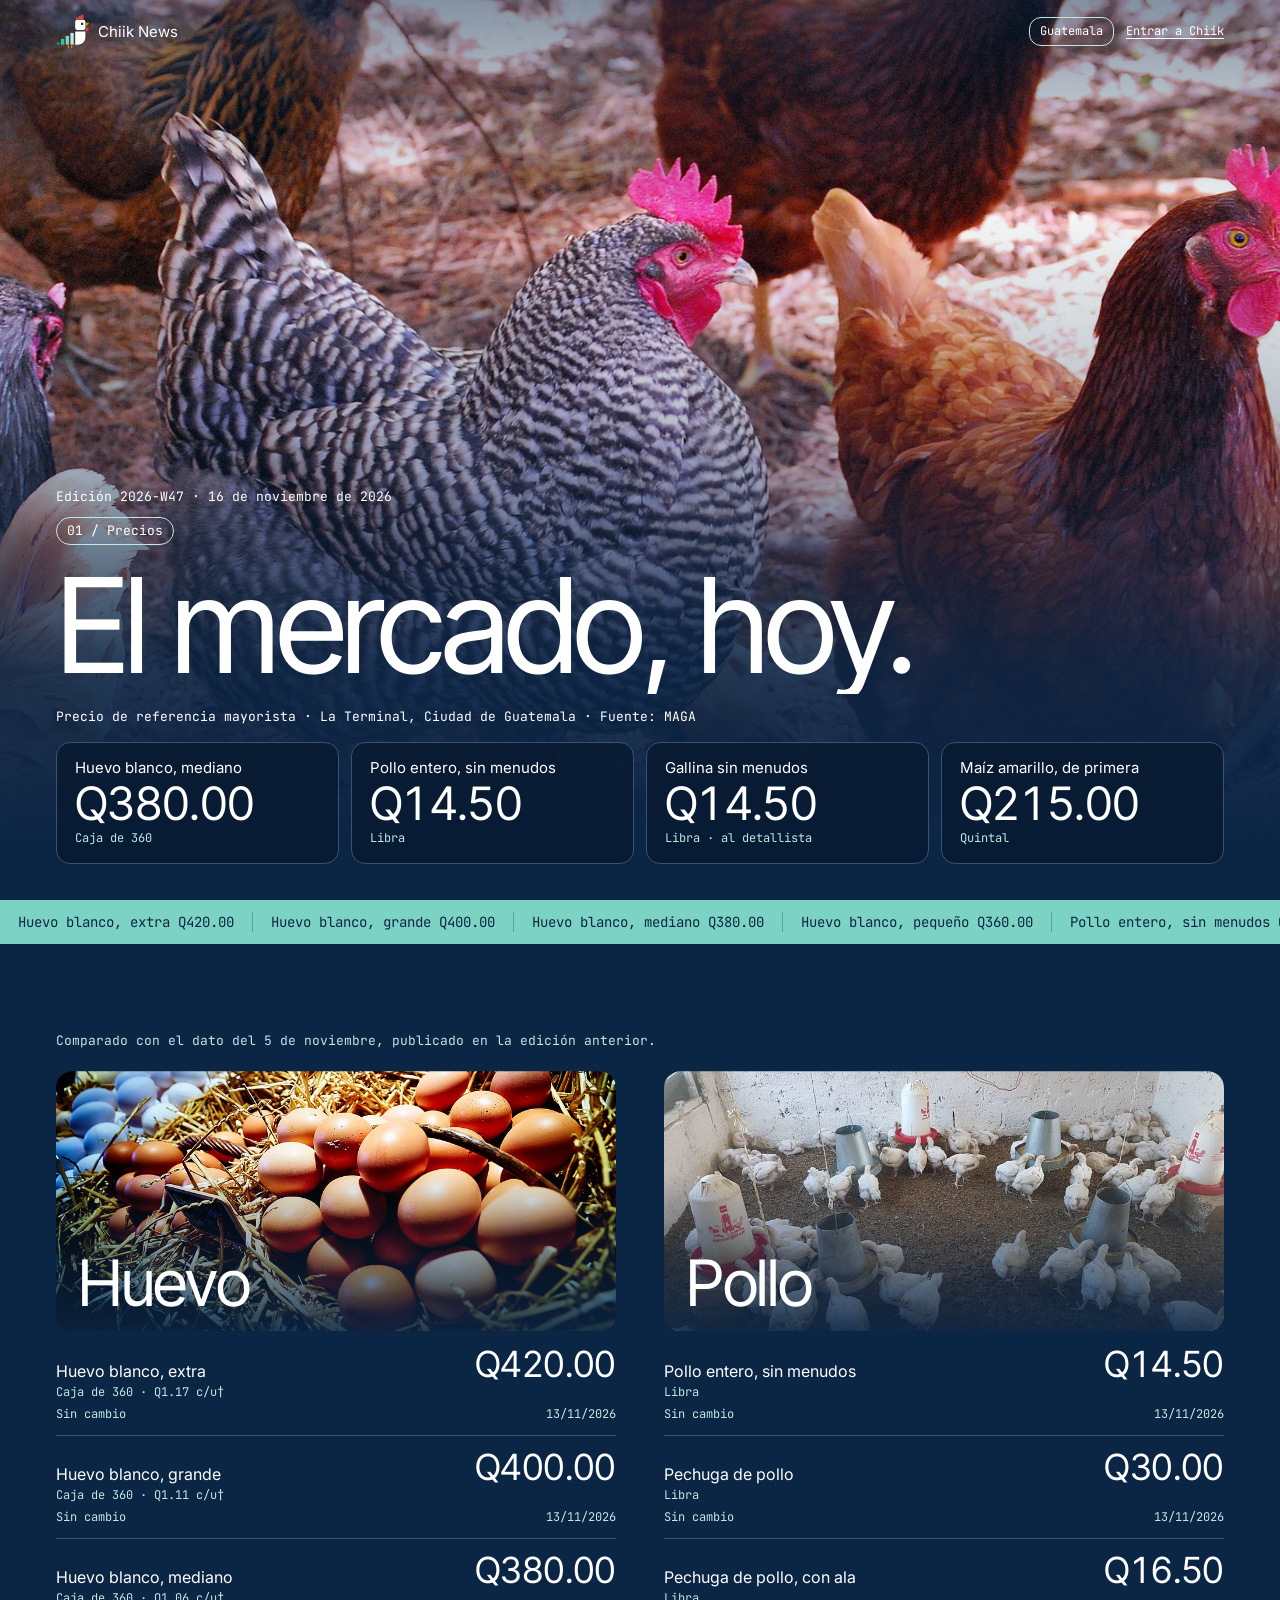
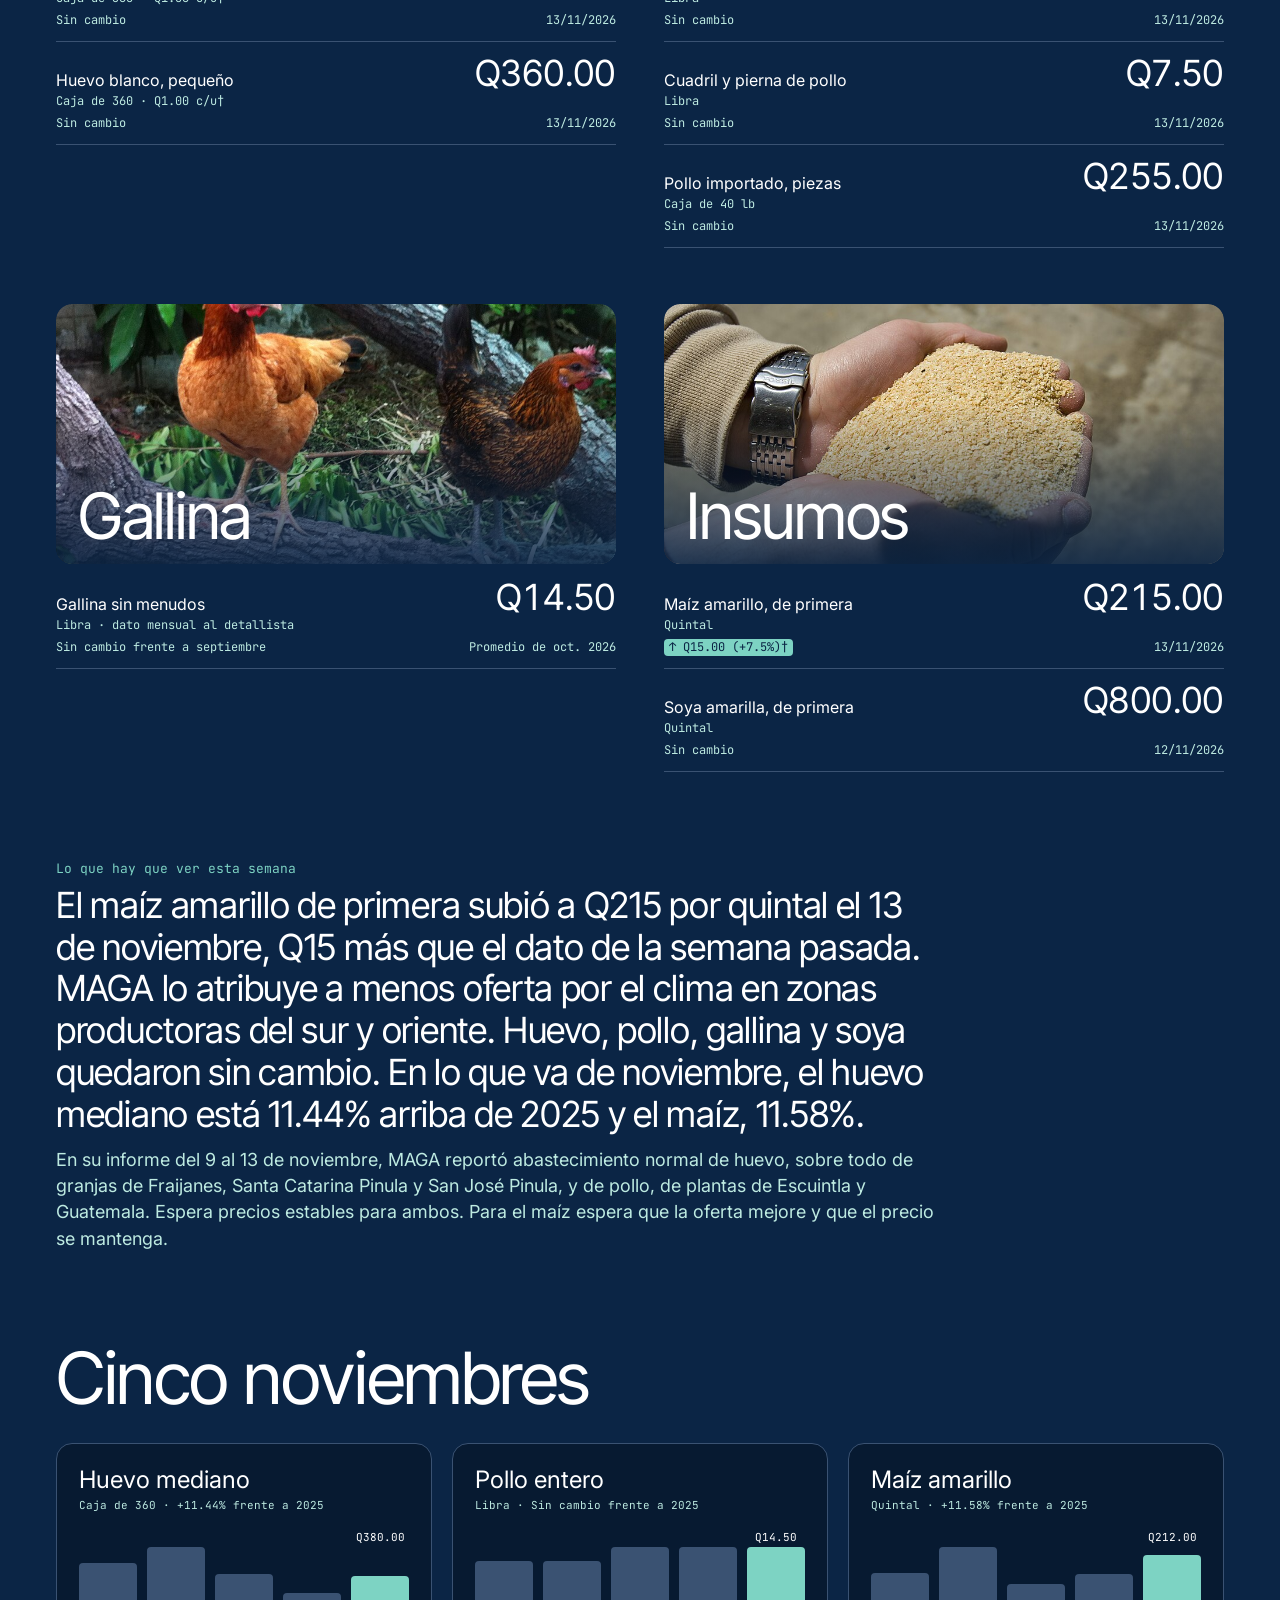
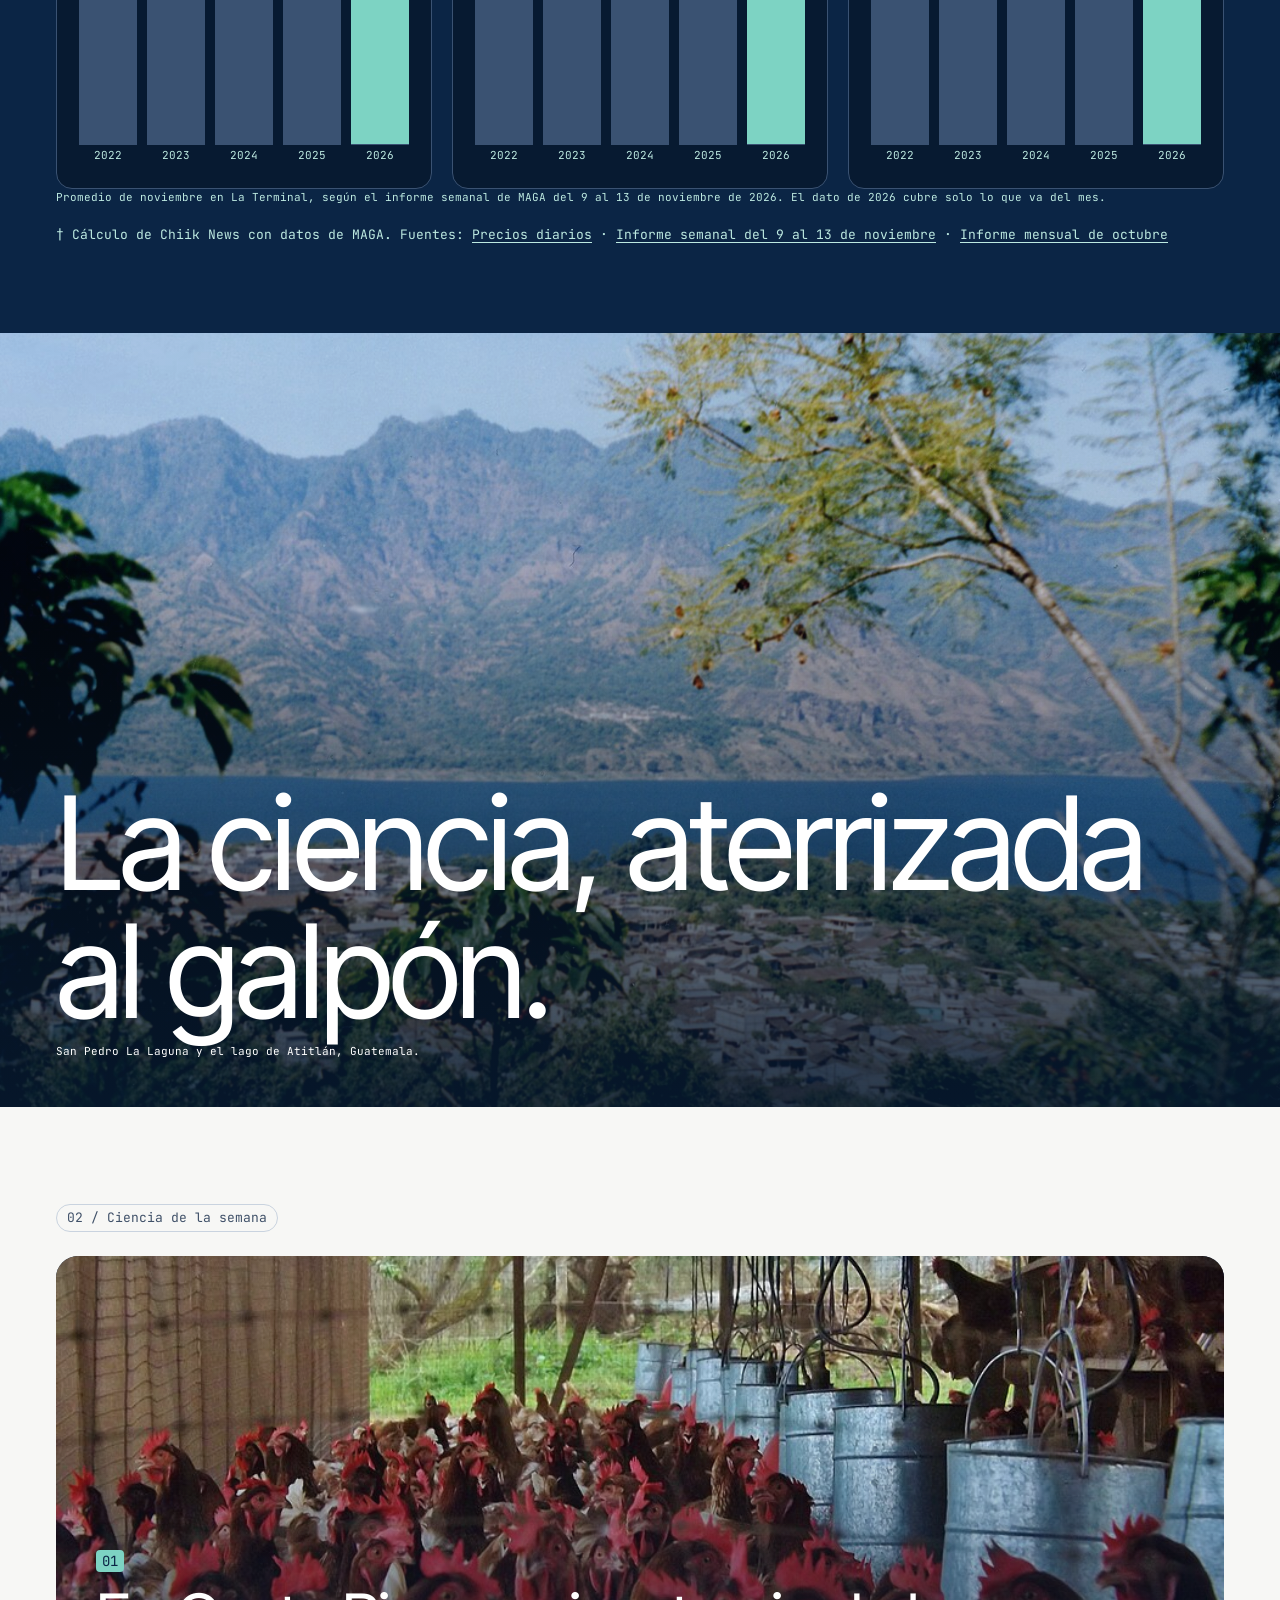
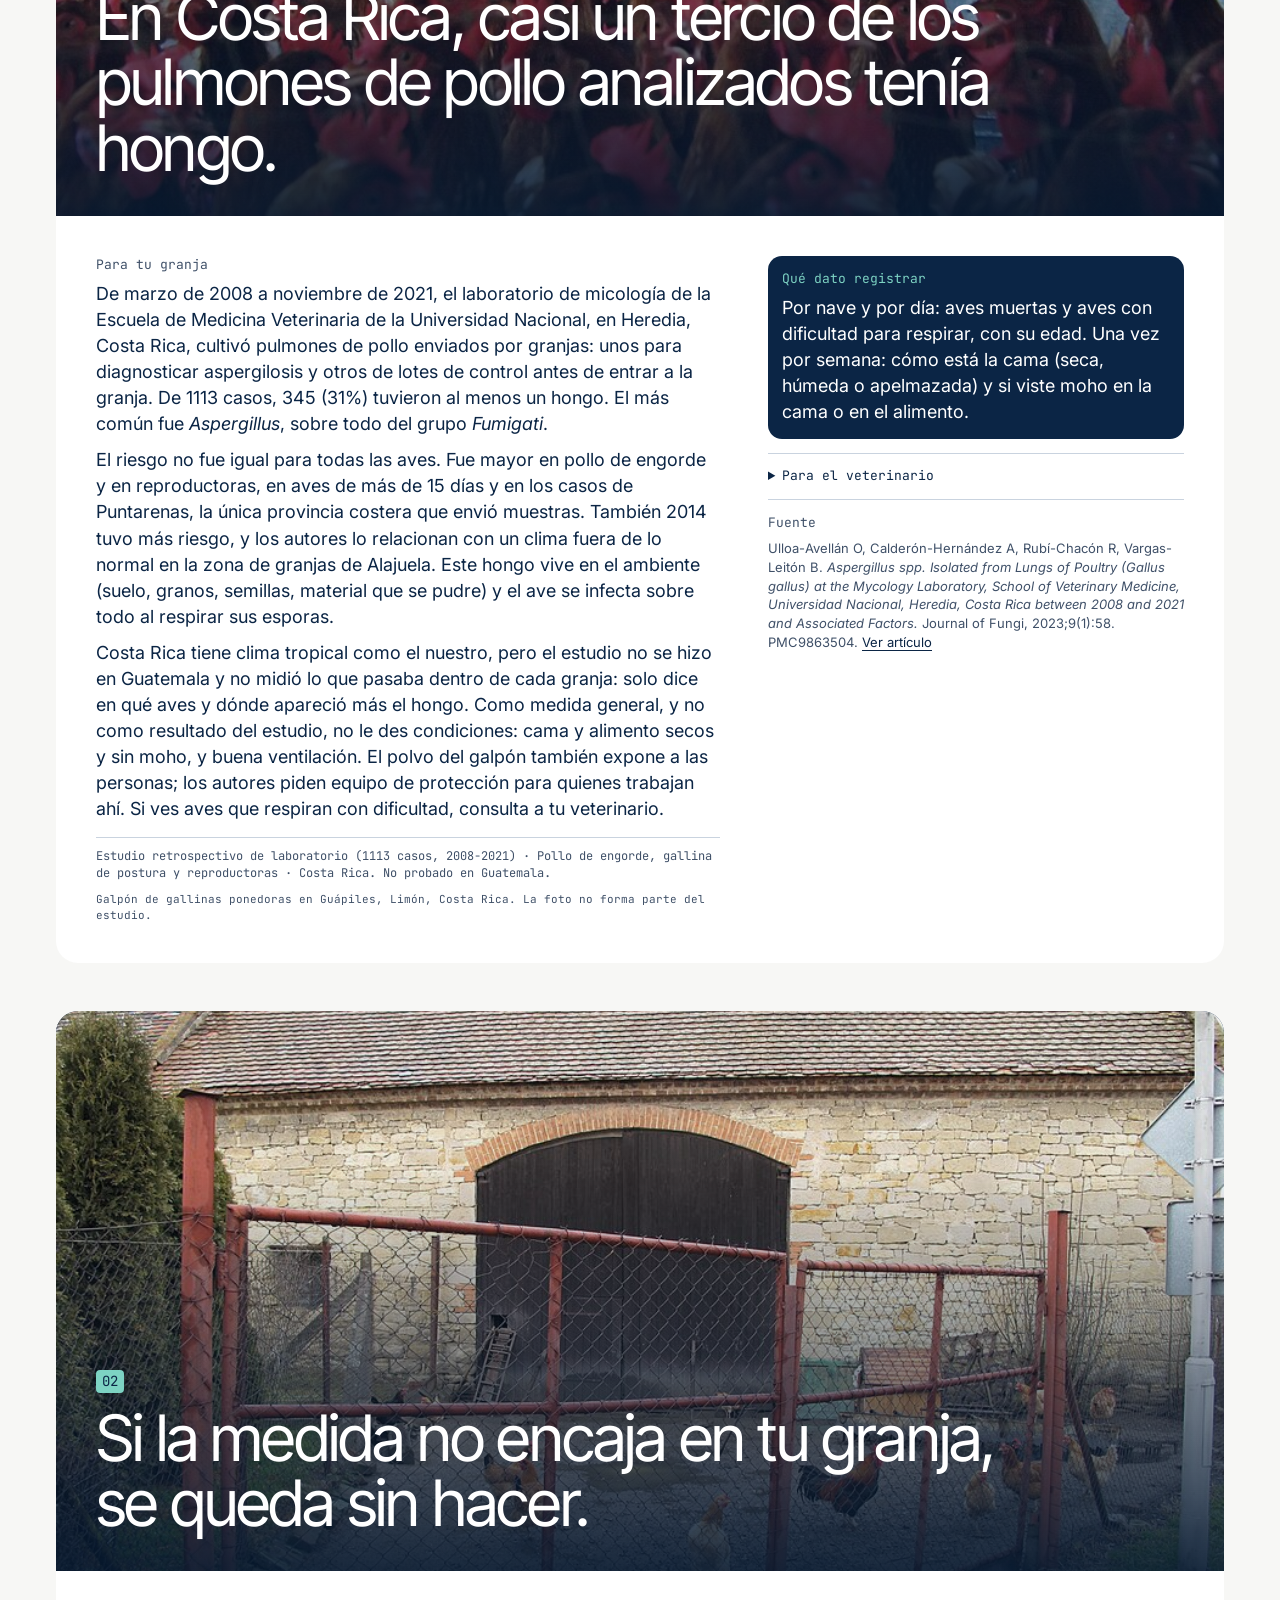
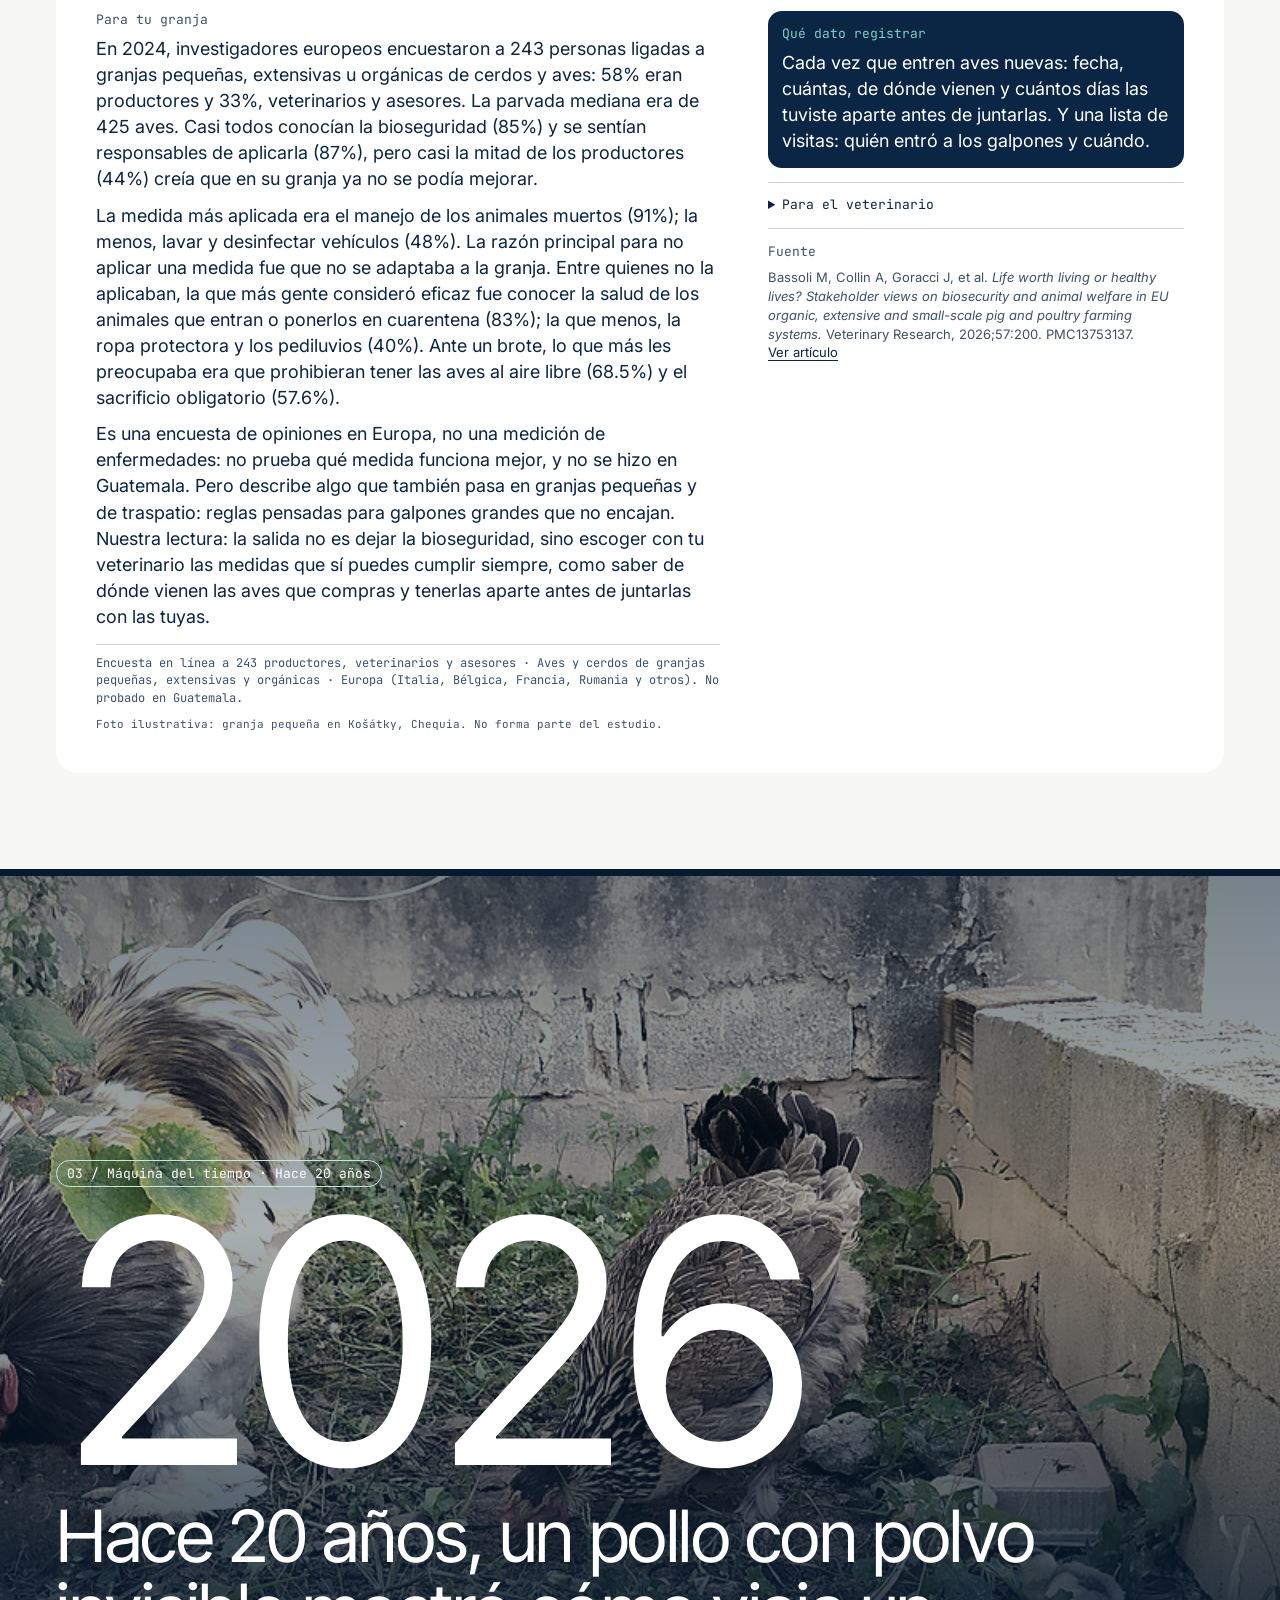
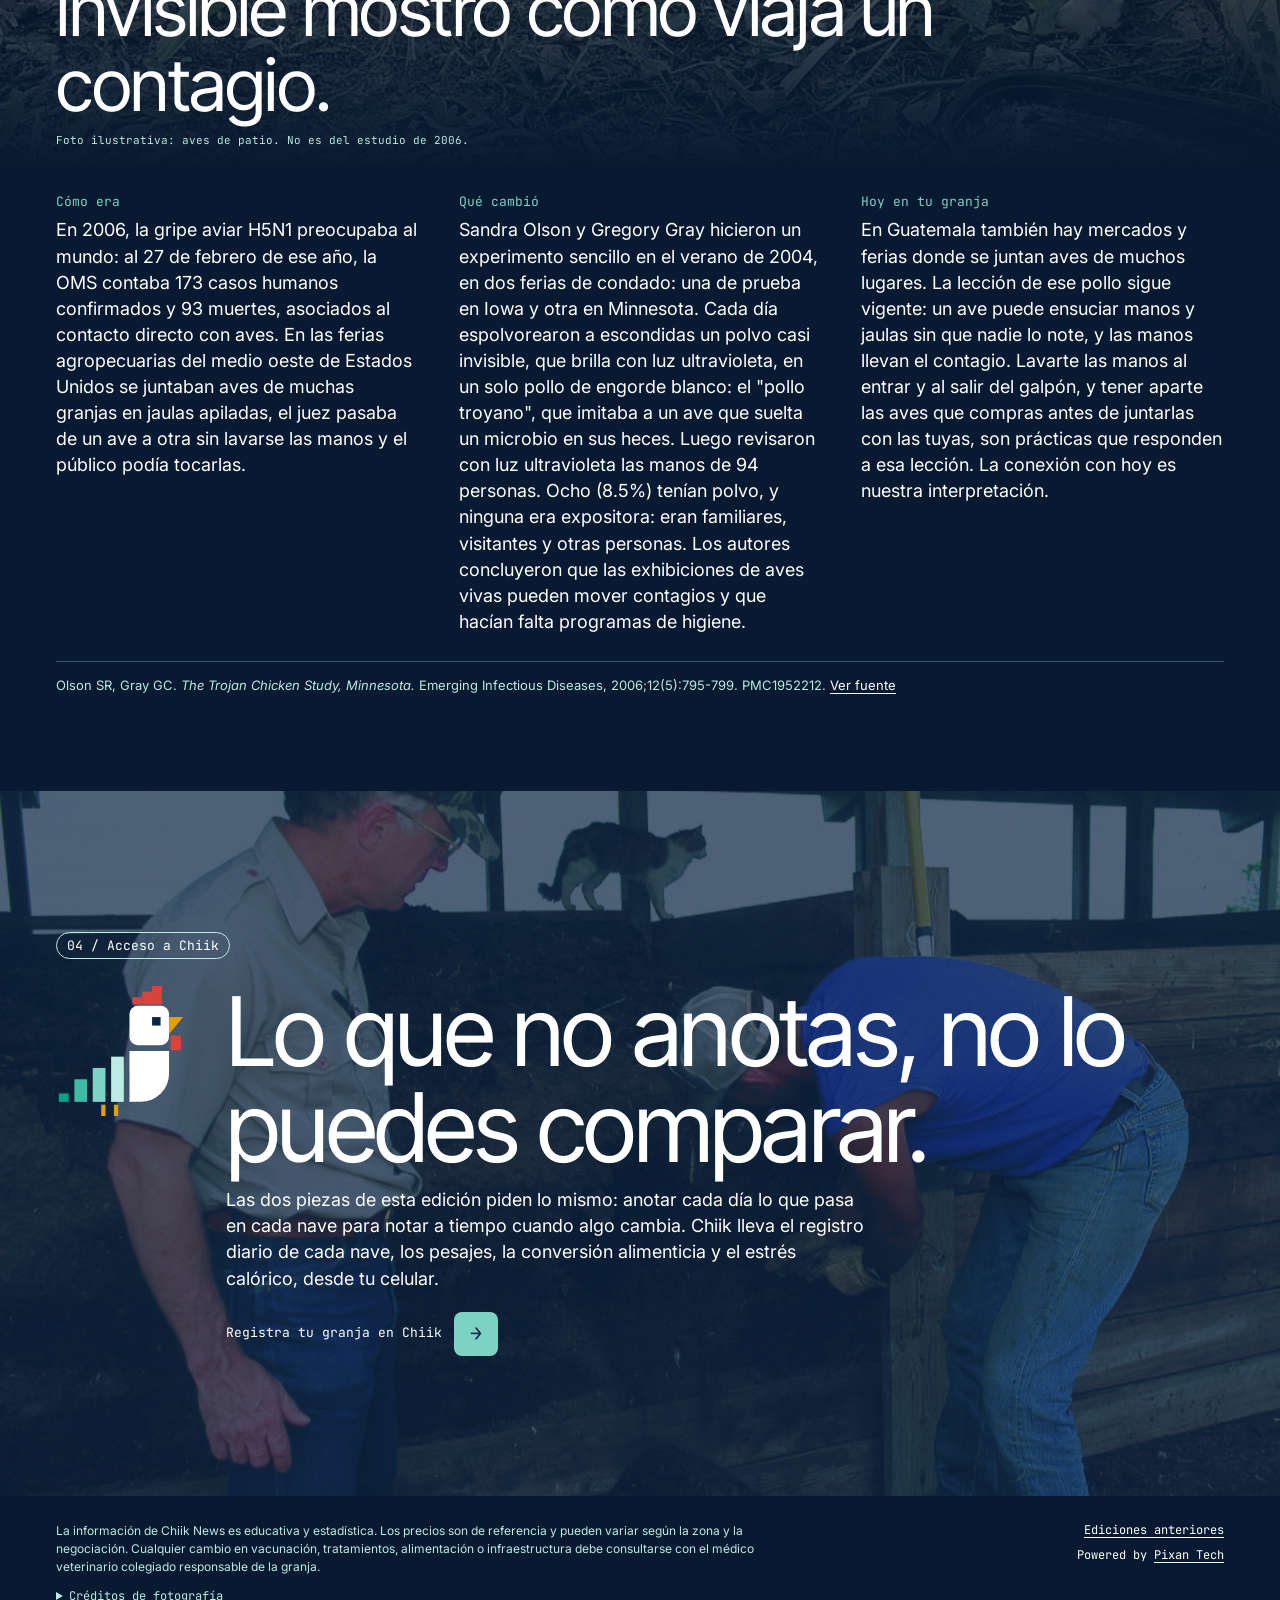
<file: ediciones/2026-W47/index.html>
<!doctype html>
<html lang="es-GT">
<head>
<meta charset="utf-8">
<meta name="viewport" content="width=device-width, initial-scale=1">
<title>Chiik News · Edición 2026-W47</title>
<meta name="description" content="El maíz amarillo de primera subió a Q215 por quintal el 13 de noviembre, Q15 más que el dato de la semana pasada. MAGA lo atribuye a menos oferta por el clima en zonas productoras del sur y oriente. Huevo, pollo, gallina y soya quedaron sin cambio. En lo que va de noviembre, el huevo mediano está 11.44% arriba de 2025 y el maíz, 11.58%.">
<link rel="icon" href="../../marca/chiik-icono.svg" type="image/svg+xml">
<link rel="preconnect" href="https://fonts.googleapis.com">
<link rel="stylesheet" href="https://fonts.googleapis.com/css2?family=Inter:wght@400&family=Inter+Tight:wght@400&family=JetBrains+Mono:wght@400&display=swap">
<link rel="stylesheet" href="../../estilos.css">
<script defer src="../../animaciones.js"></script>
</head>
<body data-pollo="../../marca/chiik-icono.svg">

<section class="portada-foto">
  <div class="portada-lienzo" data-parallax="0.18"><img class="portada-imagen" src="../../fotos/w47-portada.jpg" alt="Gallinas Rhode Island Red, Plymouth Rock barrada y Easter Egger en un patio" fetchpriority="high"></div>
  <div class="portada-velo"></div>
  <header class="encabezado envoltura">
  <a class="marca" href="../../index.html"><img src="../../marca/chiik-simbolo-blanco.svg" alt="" width="34" height="35">Chiik News</a>
  <nav class="navegacion" aria-label="Principal">
    <span class="pill mono">Guatemala</span>
    <a class="mono entrar" href="https://www.chiikgt.com">Entrar a Chiik</a>
  </nav>
</header>
  <div class="portada-contenido envoltura">
    <p class="edicion-datos mono">Edición 2026-W47 · 16 de noviembre de 2026</p>
    <span class="contador mono">01 / Precios</span>
    <h1 data-palabras>El mercado, hoy.</h1>
    <p class="etiqueta-precios mono">Precio de referencia mayorista · La Terminal, Ciudad de Guatemala · Fuente: MAGA</p>
    <ul class="destacados"><li class="destacado">
    <span class="destacado-nombre">Huevo blanco, mediano</span>
    <span class="destacado-valor" data-precio="380">Q380.00</span>
    <span class="destacado-unidad mono">Caja de 360</span>
  </li>
<li class="destacado">
    <span class="destacado-nombre">Pollo entero, sin menudos</span>
    <span class="destacado-valor" data-precio="14.5">Q14.50</span>
    <span class="destacado-unidad mono">Libra</span>
  </li>
<li class="destacado">
    <span class="destacado-nombre">Gallina sin menudos</span>
    <span class="destacado-valor" data-precio="14.5">Q14.50</span>
    <span class="destacado-unidad mono">Libra · al detallista</span>
  </li>
<li class="destacado">
    <span class="destacado-nombre">Maíz amarillo, de primera</span>
    <span class="destacado-valor" data-precio="215">Q215.00</span>
    <span class="destacado-unidad mono">Quintal</span>
  </li></ul>
  </div>
</section>
<div class="cinta" aria-hidden="true"><div class="cinta-pista mono"><div class="cinta-tramo"><span class="cinta-item"><span>Huevo blanco, extra</span> <b>Q420.00</b></span><span class="cinta-item"><span>Huevo blanco, grande</span> <b>Q400.00</b></span><span class="cinta-item"><span>Huevo blanco, mediano</span> <b>Q380.00</b></span><span class="cinta-item"><span>Huevo blanco, pequeño</span> <b>Q360.00</b></span><span class="cinta-item"><span>Pollo entero, sin menudos</span> <b>Q14.50</b></span><span class="cinta-item"><span>Pechuga de pollo</span> <b>Q30.00</b></span><span class="cinta-item"><span>Pechuga de pollo, con ala</span> <b>Q16.50</b></span><span class="cinta-item"><span>Cuadril y pierna de pollo</span> <b>Q7.50</b></span><span class="cinta-item"><span>Pollo importado, piezas</span> <b>Q255.00</b></span><span class="cinta-item"><span>Gallina sin menudos</span> <b>Q14.50</b></span><span class="cinta-item"><span>Maíz amarillo, de primera</span> <b>Q215.00</b></span><span class="cinta-item"><span>Soya amarilla, de primera</span> <b>Q800.00</b></span></div><div class="cinta-tramo"><span class="cinta-item"><span>Huevo blanco, extra</span> <b>Q420.00</b></span><span class="cinta-item"><span>Huevo blanco, grande</span> <b>Q400.00</b></span><span class="cinta-item"><span>Huevo blanco, mediano</span> <b>Q380.00</b></span><span class="cinta-item"><span>Huevo blanco, pequeño</span> <b>Q360.00</b></span><span class="cinta-item"><span>Pollo entero, sin menudos</span> <b>Q14.50</b></span><span class="cinta-item"><span>Pechuga de pollo</span> <b>Q30.00</b></span><span class="cinta-item"><span>Pechuga de pollo, con ala</span> <b>Q16.50</b></span><span class="cinta-item"><span>Cuadril y pierna de pollo</span> <b>Q7.50</b></span><span class="cinta-item"><span>Pollo importado, piezas</span> <b>Q255.00</b></span><span class="cinta-item"><span>Gallina sin menudos</span> <b>Q14.50</b></span><span class="cinta-item"><span>Maíz amarillo, de primera</span> <b>Q215.00</b></span><span class="cinta-item"><span>Soya amarilla, de primera</span> <b>Q800.00</b></span></div></div></div>
<section class="tablero envoltura">
  <p class="comparacion mono">Comparado con el dato del 5 de noviembre, publicado en la edición anterior.</p>
  <div class="grupos"><section class="grupo" aria-label="Huevo">
  <figure class="grupo-foto foto-revelar">
    <img src="../../fotos/w47-huevo.jpg" alt="Huevos de cáscara café sobre paja" loading="lazy" decoding="async">
    <h2 class="grupo-titulo">Huevo</h2>
  </figure>
  <ul class="precios"><li class="precio">
  <div class="precio-info"><span class="nombre">Huevo blanco, extra</span><span class="unidad mono">Caja de 360 · Q1.17 c/u†</span></div>
  <div class="precio-valor" data-precio="420">Q420.00</div>
  <div class="precio-meta mono"><span class="cambio">Sin cambio</span><span>13/11/2026</span></div>
</li>
<li class="precio">
  <div class="precio-info"><span class="nombre">Huevo blanco, grande</span><span class="unidad mono">Caja de 360 · Q1.11 c/u†</span></div>
  <div class="precio-valor" data-precio="400">Q400.00</div>
  <div class="precio-meta mono"><span class="cambio">Sin cambio</span><span>13/11/2026</span></div>
</li>
<li class="precio">
  <div class="precio-info"><span class="nombre">Huevo blanco, mediano</span><span class="unidad mono">Caja de 360 · Q1.06 c/u†</span></div>
  <div class="precio-valor" data-precio="380">Q380.00</div>
  <div class="precio-meta mono"><span class="cambio">Sin cambio</span><span>13/11/2026</span></div>
</li>
<li class="precio">
  <div class="precio-info"><span class="nombre">Huevo blanco, pequeño</span><span class="unidad mono">Caja de 360 · Q1.00 c/u†</span></div>
  <div class="precio-valor" data-precio="360">Q360.00</div>
  <div class="precio-meta mono"><span class="cambio">Sin cambio</span><span>13/11/2026</span></div>
</li></ul>
</section>
<section class="grupo" aria-label="Pollo">
  <figure class="grupo-foto foto-revelar">
    <img src="../../fotos/w47-pollo.jpg" alt="Pollos de engorde con comederos y bebederos colgantes" loading="lazy" decoding="async">
    <h2 class="grupo-titulo">Pollo</h2>
  </figure>
  <ul class="precios"><li class="precio">
  <div class="precio-info"><span class="nombre">Pollo entero, sin menudos</span><span class="unidad mono">Libra</span></div>
  <div class="precio-valor" data-precio="14.5">Q14.50</div>
  <div class="precio-meta mono"><span class="cambio">Sin cambio</span><span>13/11/2026</span></div>
</li>
<li class="precio">
  <div class="precio-info"><span class="nombre">Pechuga de pollo</span><span class="unidad mono">Libra</span></div>
  <div class="precio-valor" data-precio="30">Q30.00</div>
  <div class="precio-meta mono"><span class="cambio">Sin cambio</span><span>13/11/2026</span></div>
</li>
<li class="precio">
  <div class="precio-info"><span class="nombre">Pechuga de pollo, con ala</span><span class="unidad mono">Libra</span></div>
  <div class="precio-valor" data-precio="16.5">Q16.50</div>
  <div class="precio-meta mono"><span class="cambio">Sin cambio</span><span>13/11/2026</span></div>
</li>
<li class="precio">
  <div class="precio-info"><span class="nombre">Cuadril y pierna de pollo</span><span class="unidad mono">Libra</span></div>
  <div class="precio-valor" data-precio="7.5">Q7.50</div>
  <div class="precio-meta mono"><span class="cambio">Sin cambio</span><span>13/11/2026</span></div>
</li>
<li class="precio">
  <div class="precio-info"><span class="nombre">Pollo importado, piezas</span><span class="unidad mono">Caja de 40 lb</span></div>
  <div class="precio-valor" data-precio="255">Q255.00</div>
  <div class="precio-meta mono"><span class="cambio">Sin cambio</span><span>13/11/2026</span></div>
</li></ul>
</section>
<section class="grupo" aria-label="Gallina">
  <figure class="grupo-foto foto-revelar">
    <img src="../../fotos/w47-gallina.jpg" alt="Dos gallinas coloradas sobre un tronco" loading="lazy" decoding="async">
    <h2 class="grupo-titulo">Gallina</h2>
  </figure>
  <ul class="precios"><li class="precio">
  <div class="precio-info"><span class="nombre">Gallina sin menudos</span><span class="unidad mono">Libra · dato mensual al detallista</span></div>
  <div class="precio-valor" data-precio="14.5">Q14.50</div>
  <div class="precio-meta mono"><span class="cambio">Sin cambio frente a septiembre</span><span>Promedio de oct. 2026</span></div>
</li></ul>
</section>
<section class="grupo" aria-label="Insumos">
  <figure class="grupo-foto foto-revelar">
    <img src="../../fotos/w47-insumos.jpg" alt="Manos sosteniendo harina de soya" loading="lazy" decoding="async">
    <h2 class="grupo-titulo">Insumos</h2>
  </figure>
  <ul class="precios"><li class="precio">
  <div class="precio-info"><span class="nombre">Maíz amarillo, de primera</span><span class="unidad mono">Quintal</span></div>
  <div class="precio-valor" data-precio="215">Q215.00</div>
  <div class="precio-meta mono"><span class="cambio movimiento">↑ Q15.00 (+7.5%)†</span><span>13/11/2026</span></div>
</li>
<li class="precio">
  <div class="precio-info"><span class="nombre">Soya amarilla, de primera</span><span class="unidad mono">Quintal</span></div>
  <div class="precio-valor" data-precio="800">Q800.00</div>
  <div class="precio-meta mono"><span class="cambio">Sin cambio</span><span>12/11/2026</span></div>
</li></ul>
</section></div>
  <div class="que-ver"><h2 class="rotulo mono">Lo que hay que ver esta semana</h2><p class="lectura">El maíz amarillo de primera subió a Q215 por quintal el 13 de noviembre, Q15 más que el dato de la semana pasada. MAGA lo atribuye a menos oferta por el clima en zonas productoras del sur y oriente. Huevo, pollo, gallina y soya quedaron sin cambio. En lo que va de noviembre, el huevo mediano está 11.44% arriba de 2025 y el maíz, 11.58%.</p><p class="contexto">En su informe del 9 al 13 de noviembre, MAGA reportó abastecimiento normal de huevo, sobre todo de granjas de Fraijanes, Santa Catarina Pinula y San José Pinula, y de pollo, de plantas de Escuintla y Guatemala. Espera precios estables para ambos. Para el maíz espera que la oferta mejore y que el precio se mantenga.</p></div>
  <div class="tendencias">
    <h2 class="tendencias-titulo">Cinco noviembres</h2>
    <div class="tendencias-grid"><article class="tendencia">
      <h3>Huevo mediano</h3>
      <p class="tendencia-resumen mono">Caja de 360 · +11.44% frente a 2025</p>
      <ol class="columnas" aria-label="Huevo mediano, precio promedio de octubre por año"><li class="columna" tabindex="0" style="--alto:91.7%">
        <span class="columna-valor mono">Q408.57</span>
        <span class="columna-barra"><i></i></span>
        <span class="columna-anio mono">2022</span>
      </li>
<li class="columna" tabindex="0" style="--alto:100.0%">
        <span class="columna-valor mono">Q445.48</span>
        <span class="columna-barra"><i></i></span>
        <span class="columna-anio mono">2023</span>
      </li>
<li class="columna" tabindex="0" style="--alto:86.5%">
        <span class="columna-valor mono">Q385.15</span>
        <span class="columna-barra"><i></i></span>
        <span class="columna-anio mono">2024</span>
      </li>
<li class="columna" tabindex="0" style="--alto:76.5%">
        <span class="columna-valor mono">Q341.00</span>
        <span class="columna-barra"><i></i></span>
        <span class="columna-anio mono">2025</span>
      </li>
<li class="columna columna-actual" tabindex="0" style="--alto:85.3%">
        <span class="columna-valor mono">Q380.00</span>
        <span class="columna-barra"><i></i></span>
        <span class="columna-anio mono">2026</span>
      </li></ol>
    </article>
<article class="tendencia">
      <h3>Pollo entero</h3>
      <p class="tendencia-resumen mono">Libra · Sin cambio frente a 2025</p>
      <ol class="columnas" aria-label="Pollo entero, precio promedio de octubre por año"><li class="columna" tabindex="0" style="--alto:93.1%">
        <span class="columna-valor mono">Q13.50</span>
        <span class="columna-barra"><i></i></span>
        <span class="columna-anio mono">2022</span>
      </li>
<li class="columna" tabindex="0" style="--alto:93.1%">
        <span class="columna-valor mono">Q13.50</span>
        <span class="columna-barra"><i></i></span>
        <span class="columna-anio mono">2023</span>
      </li>
<li class="columna" tabindex="0" style="--alto:100.0%">
        <span class="columna-valor mono">Q14.50</span>
        <span class="columna-barra"><i></i></span>
        <span class="columna-anio mono">2024</span>
      </li>
<li class="columna" tabindex="0" style="--alto:100.0%">
        <span class="columna-valor mono">Q14.50</span>
        <span class="columna-barra"><i></i></span>
        <span class="columna-anio mono">2025</span>
      </li>
<li class="columna columna-actual" tabindex="0" style="--alto:100.0%">
        <span class="columna-valor mono">Q14.50</span>
        <span class="columna-barra"><i></i></span>
        <span class="columna-anio mono">2026</span>
      </li></ol>
    </article>
<article class="tendencia">
      <h3>Maíz amarillo</h3>
      <p class="tendencia-resumen mono">Quintal · +11.58% frente a 2025</p>
      <ol class="columnas" aria-label="Maíz amarillo, precio promedio de octubre por año"><li class="columna" tabindex="0" style="--alto:87.0%">
        <span class="columna-valor mono">Q192.02</span>
        <span class="columna-barra"><i></i></span>
        <span class="columna-anio mono">2022</span>
      </li>
<li class="columna" tabindex="0" style="--alto:100.0%">
        <span class="columna-valor mono">Q220.71</span>
        <span class="columna-barra"><i></i></span>
        <span class="columna-anio mono">2023</span>
      </li>
<li class="columna" tabindex="0" style="--alto:81.4%">
        <span class="columna-valor mono">Q179.75</span>
        <span class="columna-barra"><i></i></span>
        <span class="columna-anio mono">2024</span>
      </li>
<li class="columna" tabindex="0" style="--alto:86.1%">
        <span class="columna-valor mono">Q190.00</span>
        <span class="columna-barra"><i></i></span>
        <span class="columna-anio mono">2025</span>
      </li>
<li class="columna columna-actual" tabindex="0" style="--alto:96.1%">
        <span class="columna-valor mono">Q212.00</span>
        <span class="columna-barra"><i></i></span>
        <span class="columna-anio mono">2026</span>
      </li></ol>
    </article></div>
    <p class="nota mono">Promedio de noviembre en La Terminal, según el informe semanal de MAGA del 9 al 13 de noviembre de 2026. El dato de 2026 cubre solo lo que va del mes.</p>
  </div>
  <p class="nota mono">† Cálculo de Chiik News con datos de MAGA. Fuentes: <a href="https://precios.maga.gob.gt/diarios/diarios.html">Precios diarios</a> · <a href="https://precios.maga.gob.gt/novedades/45-guatemala-informe-semanal-de-precios-del-09-al-13-de-noviembre-de-2026/">Informe semanal del 9 al 13 de noviembre</a> · <a href="https://precios.maga.gob.gt/archivos/mensuales/2026/10%20Informe%20De%20Precios%20Agropecuarios%20Mensual%20Octubre%202026.pdf">Informe mensual de octubre</a></p>
</section>
<section class="banda">
  <div class="banda-lienzo" data-parallax="0.14"><img src="../../fotos/w47-banda.jpg" alt="San Pedro La Laguna junto al lago de Atitlán" loading="lazy" decoding="async"></div>
  <div class="banda-velo"></div>
  <div class="banda-contenido envoltura">
    <p class="banda-texto">La ciencia, aterrizada al galpón.</p>
    <p class="foto-pie mono">San Pedro La Laguna y el lago de Atitlán, Guatemala.</p>
  </div>
</section>
<section class="zona-clara"><div class="envoltura">
  <h2 class="contador contador-claro mono">02 / Ciencia de la semana</h2>
  <div class="piezas"><article class="pieza">
  <figure class="pieza-foto foto-revelar">
    <div class="pieza-lienzo" data-parallax="0.08"><img src="../../fotos/w47-ciencia-1.jpg" alt="Galpón con gallinas ponedoras en Guápiles, Costa Rica" loading="lazy" decoding="async"></div>
    <div class="pieza-velo"></div>
    <div class="pieza-titular">
      <span class="pieza-numero mono">01</span>
      <h3>En Costa Rica, casi un tercio de los pulmones de pollo analizados tenía hongo.</h3>
    </div>
  </figure>
  <div class="pieza-cuerpo">
    <div class="pieza-texto">
      <h4 class="rotulo mono">Para tu granja</h4>
      <p>De marzo de 2008 a noviembre de 2021, el laboratorio de micología de la Escuela de Medicina Veterinaria de la Universidad Nacional, en Heredia, Costa Rica, cultivó pulmones de pollo enviados por granjas: unos para diagnosticar aspergilosis y otros de lotes de control antes de entrar a la granja. De 1113 casos, 345 (31%) tuvieron al menos un hongo. El más común fue <em>Aspergillus</em>, sobre todo del grupo <em>Fumigati</em>.</p>
<p>El riesgo no fue igual para todas las aves. Fue mayor en pollo de engorde y en reproductoras, en aves de más de 15 días y en los casos de Puntarenas, la única provincia costera que envió muestras. También 2014 tuvo más riesgo, y los autores lo relacionan con un clima fuera de lo normal en la zona de granjas de Alajuela. Este hongo vive en el ambiente (suelo, granos, semillas, material que se pudre) y el ave se infecta sobre todo al respirar sus esporas.</p>
<p>Costa Rica tiene clima tropical como el nuestro, pero el estudio no se hizo en Guatemala y no midió lo que pasaba dentro de cada granja: solo dice en qué aves y dónde apareció más el hongo. Como medida general, y no como resultado del estudio, no le des condiciones: cama y alimento secos y sin moho, y buena ventilación. El polvo del galpón también expone a las personas; los autores piden equipo de protección para quienes trabajan ahí. Si ves aves que respiran con dificultad, consulta a tu veterinario.</p>
      <p class="evidencia mono">Estudio retrospectivo de laboratorio (1113 casos, 2008-2021) · Pollo de engorde, gallina de postura y reproductoras · Costa Rica. No probado en Guatemala.</p>
      <p class="foto-pie foto-pie-claro mono">Galpón de gallinas ponedoras en Guápiles, Limón, Costa Rica. La foto no forma parte del estudio.</p>
    </div>
    <div class="pieza-lateral">
      <div class="dato">
        <h4 class="rotulo mono">Qué dato registrar</h4>
        <p>Por nave y por día: aves muertas y aves con dificultad para respirar, con su edad. Una vez por semana: cómo está la cama (seca, húmeda o apelmazada) y si viste moho en la cama o en el alimento.</p>
      </div>
      <details class="veterinario">
        <summary class="mono">Para el veterinario</summary>
        <p>Cultivo en agar Sabouraud dextrosa a 37 °C por cinco días, con pools de hasta cinco pares de pulmones por placa; un caso fue positivo con al menos una UFC sobre el tejido. Identificación morfológica por secciones, sin biología molecular. Secciones más frecuentes: <em>Fumigati</em> (197 de 392 aislamientos, 50.3%), <em>Flavi</em> (90, 22.9%) y <em>Nigri</em> (50, 12.7%); también se aislaron <em>Paecilomyces variotii</em> y hongos hialinos no esporulados. Casi todo creció como colonia única; solo cinco aislamientos superaron 10 UFC, con un máximo de 24.</p>
<p>En la regresión logística hubo más riesgo en 2014 (OR 3.48; IC 95% 1.64-7.37), en engorde (OR 2.07; 1.18-3.63), en reproductoras (OR 2.94; 1.60-5.41), en Puntarenas (OR 10.61; 3.90-28.88) y en aves de más de 15 días (OR 2.96; 1.35-6.50), sin diferencias por mes ni por sexo. De 129 lotes importados recibidos por el aeropuerto, 46 fueron positivos (35.7%), sin diferencia significativa con los nacionales. El servicio veterinario de Costa Rica (SENASA) exige acciones correctivas en la granja cuando se aísla al menos una UFC de <em>Aspergillus</em>.</p>
        <p><strong class="rotulo-linea">Limitaciones:</strong> Estudio retrospectivo con casos enviados por las granjas, no una muestra al azar; mezcla lotes de control y aves enviadas para diagnóstico. Fichas de envío incompletas, laboratorio cerrado en vacaciones y sin clasificación por secciones antes de 2016. El resumen dice 31% (n = 392) y los resultados, 345 de 1113; aquí se usa 345 como casos positivos y 392 como total de aislamientos. Las razones de momios se tomaron del texto de resultados.</p>
      </details>
      <p class="fuente"><span class="rotulo mono">Fuente</span> Ulloa-Avellán O, Calderón-Hernández A, Rubí-Chacón R, Vargas-Leitón B. <em>Aspergillus spp. Isolated from Lungs of Poultry (Gallus gallus) at the Mycology Laboratory, School of Veterinary Medicine, Universidad Nacional, Heredia, Costa Rica between 2008 and 2021 and Associated Factors.</em> Journal of Fungi, 2023;9(1):58. PMC9863504. <a href="https://doi.org/10.3390/jof9010058">Ver artículo</a></p>
    </div>
  </div>
</article>
<article class="pieza">
  <figure class="pieza-foto foto-revelar">
    <div class="pieza-lienzo" data-parallax="0.08"><img src="../../fotos/w47-ciencia-2.jpg" alt="Gallinas en un corral junto a un granero de piedra" loading="lazy" decoding="async"></div>
    <div class="pieza-velo"></div>
    <div class="pieza-titular">
      <span class="pieza-numero mono">02</span>
      <h3>Si la medida no encaja en tu granja, se queda sin hacer.</h3>
    </div>
  </figure>
  <div class="pieza-cuerpo">
    <div class="pieza-texto">
      <h4 class="rotulo mono">Para tu granja</h4>
      <p>En 2024, investigadores europeos encuestaron a 243 personas ligadas a granjas pequeñas, extensivas u orgánicas de cerdos y aves: 58% eran productores y 33%, veterinarios y asesores. La parvada mediana era de 425 aves. Casi todos conocían la bioseguridad (85%) y se sentían responsables de aplicarla (87%), pero casi la mitad de los productores (44%) creía que en su granja ya no se podía mejorar.</p>
<p>La medida más aplicada era el manejo de los animales muertos (91%); la menos, lavar y desinfectar vehículos (48%). La razón principal para no aplicar una medida fue que no se adaptaba a la granja. Entre quienes no la aplicaban, la que más gente consideró eficaz fue conocer la salud de los animales que entran o ponerlos en cuarentena (83%); la que menos, la ropa protectora y los pediluvios (40%). Ante un brote, lo que más les preocupaba era que prohibieran tener las aves al aire libre (68.5%) y el sacrificio obligatorio (57.6%).</p>
<p>Es una encuesta de opiniones en Europa, no una medición de enfermedades: no prueba qué medida funciona mejor, y no se hizo en Guatemala. Pero describe algo que también pasa en granjas pequeñas y de traspatio: reglas pensadas para galpones grandes que no encajan. Nuestra lectura: la salida no es dejar la bioseguridad, sino escoger con tu veterinario las medidas que sí puedes cumplir siempre, como saber de dónde vienen las aves que compras y tenerlas aparte antes de juntarlas con las tuyas.</p>
      <p class="evidencia mono">Encuesta en línea a 243 productores, veterinarios y asesores · Aves y cerdos de granjas pequeñas, extensivas y orgánicas · Europa (Italia, Bélgica, Francia, Rumania y otros). No probado en Guatemala.</p>
      <p class="foto-pie foto-pie-claro mono">Foto ilustrativa: granja pequeña en Košátky, Chequia. No forma parte del estudio.</p>
    </div>
    <div class="pieza-lateral">
      <div class="dato">
        <h4 class="rotulo mono">Qué dato registrar</h4>
        <p>Cada vez que entren aves nuevas: fecha, cuántas, de dónde vienen y cuántos días las tuviste aparte antes de juntarlas. Y una lista de visitas: quién entró a los galpones y cuándo.</p>
      </div>
      <details class="veterinario">
        <summary class="mono">Para el veterinario</summary>
        <p>Estudio transversal con cuestionario en línea del proyecto europeo PPILOW, abierto desde el 1 de mayo de 2024 en siete idiomas. Se incluyeron granjas al aire libre de cualquier tamaño y granjas pequeñas, con un límite de 3000 aves o 300 cerdos. Se evaluaron 13 medidas de bioseguridad; una medida contaba como aplicada si la respuesta era &#39;siempre&#39; o &#39;a menudo&#39;. Análisis factorial de los criterios de bienestar de Welfare Quality y pruebas de chi cuadrado.</p>
<p>Para restringir y registrar visitas, usar ropa o pediluvios al entrar, desinfectar entre lotes e impedir el contacto con otros animales, más de la mitad dijo que la medida no se adaptaba a su granja. Los veterinarios y asesores consideraron las medidas más eficaces que los productores, y los productores dieron más peso a la libertad de movimiento y a la conducta propia de la especie. Más de un tercio no estuvo de acuerdo en que las medidas exigidas por las autoridades mejoren la salud y el bienestar animal.</p>
        <p><strong class="rotulo-linea">Limitaciones:</strong> Percepciones y prácticas declaradas, no mediciones de enfermedad ni de eficacia. Muestra por conveniencia, distribuida por listas de correo; el texto habla de seis países, pero su tabla 3 incluye siete. Mezcla productores de cerdos y aves (28.8% tenían ambos). Las cifras por medida salen de figuras; aquí solo se usan las que el texto cita.</p>
      </details>
      <p class="fuente"><span class="rotulo mono">Fuente</span> Bassoli M, Collin A, Goracci J, et al. <em>Life worth living or healthy lives? Stakeholder views on biosecurity and animal welfare in EU organic, extensive and small-scale pig and poultry farming systems.</em> Veterinary Research, 2026;57:200. PMC13753137. <a href="https://doi.org/10.1186/s13567-026-01865-0">Ver artículo</a></p>
    </div>
  </div>
</article></div>
</div></section>
<section class="zona-historia">
  <div class="historia-cabeza">
    <div class="historia-lienzo" data-parallax="0.16"><img src="../../fotos/w47-historia.jpg" alt="Gallinas picoteando el suelo de un patio junto a un recipiente con agua" loading="lazy" decoding="async"></div>
    <div class="historia-velo"></div>
    <div class="historia-encabezado envoltura">
      <span class="contador mono">03 / Máquina del tiempo · Hace 20 años</span>
      <p class="anio" aria-hidden="true" data-anio="2006" data-desde="2026">2006</p>
      <h2 class="historia-titulo">Hace 20 años, un pollo con polvo invisible mostró cómo viaja un contagio.</h2>
      <p class="foto-pie mono">Foto ilustrativa: aves de patio. No es del estudio de 2006.</p>
    </div>
  </div>
  <div class="envoltura historia-cuerpo">
    <div class="historia-columnas">
      <div><h3 class="rotulo mono">Cómo era</h3><p>En 2006, la gripe aviar H5N1 preocupaba al mundo: al 27 de febrero de ese año, la OMS contaba 173 casos humanos confirmados y 93 muertes, asociados al contacto directo con aves. En las ferias agropecuarias del medio oeste de Estados Unidos se juntaban aves de muchas granjas en jaulas apiladas, el juez pasaba de un ave a otra sin lavarse las manos y el público podía tocarlas.</p></div>
      <div><h3 class="rotulo mono">Qué cambió</h3><p>Sandra Olson y Gregory Gray hicieron un experimento sencillo en el verano de 2004, en dos ferias de condado: una de prueba en Iowa y otra en Minnesota. Cada día espolvorearon a escondidas un polvo casi invisible, que brilla con luz ultravioleta, en un solo pollo de engorde blanco: el &quot;pollo troyano&quot;, que imitaba a un ave que suelta un microbio en sus heces. Luego revisaron con luz ultravioleta las manos de 94 personas. Ocho (8.5%) tenían polvo, y ninguna era expositora: eran familiares, visitantes y otras personas. Los autores concluyeron que las exhibiciones de aves vivas pueden mover contagios y que hacían falta programas de higiene.</p></div>
      <div><h3 class="rotulo mono">Hoy en tu granja</h3><p>En Guatemala también hay mercados y ferias donde se juntan aves de muchos lugares. La lección de ese pollo sigue vigente: un ave puede ensuciar manos y jaulas sin que nadie lo note, y las manos llevan el contagio. Lavarte las manos al entrar y al salir del galpón, y tener aparte las aves que compras antes de juntarlas con las tuyas, son prácticas que responden a esa lección. La conexión con hoy es nuestra interpretación.</p></div>
    </div>
    <ul class="historia-fuentes"><li>Olson SR, Gray GC. <em>The Trojan Chicken Study, Minnesota.</em> Emerging Infectious Diseases, 2006;12(5):795-799. PMC1952212. <a href="https://doi.org/10.3201/eid1205.050790">Ver fuente</a></li></ul>
  </div>
</section>
<section class="zona-chiik">
  <div class="chiik-lienzo" data-parallax="0.12"><img src="../../fotos/w47-chiik.jpg" alt="Dos hombres revisando el interior de una granja" loading="lazy" decoding="async"></div>
  <div class="chiik-velo"></div>
  <div class="envoltura chiik-contenido">
    <span class="contador mono">04 / Acceso a Chiik</span>
    <a class="tarjeta-chiik" href="https://ventas.chiikgt.com">
      <img class="pollo-chiik" src="../../marca/chiik-simbolo-blanco.svg" alt="" width="78" height="81">
      <div>
        <h2>Lo que no anotas, no lo puedes comparar.</h2>
        <p>Las dos piezas de esta edición piden lo mismo: anotar cada día lo que pasa en cada nave para notar a tiempo cuando algo cambia. Chiik lleva el registro diario de cada nave, los pesajes, la conversión alimenticia y el estrés calórico, desde tu celular.</p>
        <span class="boton mono">Registra tu granja en Chiik<span class="flecha" aria-hidden="true">→</span></span>
      </div>
    </a>
  </div>
</section>
<footer class="pie">
  <div class="envoltura pie-interior">
    <div>
      <p class="aviso">La información de Chiik News es educativa y estadística. Los precios son de referencia y pueden variar según la zona y la negociación. Cualquier cambio en vacunación, tratamientos, alimentación o infraestructura debe consultarse con el médico veterinario colegiado responsable de la granja.</p>
      <details class="creditos"><summary class="mono">Créditos de fotografía</summary><ul><li><a href="https://commons.wikimedia.org/wiki/File:Flock_of_Rhode_Island_Red,_Easter_Egger,_and_Barred_Plymouth_Rock_Hens.jpg">Flock of Rhode Island Red, Easter Egger, and Barred Plymouth Rock Hens.jpg</a> · HeatherLion · <a href="https://creativecommons.org/licenses/by-sa/3.0/">CC BY-SA 3.0</a></li>
<li><a href="https://commons.wikimedia.org/wiki/File:Eggs_(5237987733).jpg">Eggs (5237987733).jpg</a> · Moyan Brenn from Italy · <a href="https://creativecommons.org/licenses/by/2.0/">CC BY 2.0</a></li>
<li><a href="https://commons.wikimedia.org/wiki/File:Broiler_Chickens_001.jpg">Broiler Chickens 001.jpg</a> · Icem4k · <a href="https://creativecommons.org/licenses/by-sa/4.0/">CC BY-SA 4.0</a></li>
<li><a href="https://commons.wikimedia.org/wiki/File:Two_Hens.jpg">Two Hens.jpg</a> · dahlfred · <a href="https://creativecommons.org/licenses/by-sa/3.0/">CC BY-SA 3.0</a></li>
<li><a href="https://commons.wikimedia.org/wiki/File:Soybean_Meal_(10059014026).jpg">Soybean Meal (10059014026).jpg</a> · United Soybean Board · <a href="https://creativecommons.org/licenses/by/2.0/">CC BY 2.0</a></li>
<li><a href="https://commons.wikimedia.org/wiki/File:Guatemala,_Lac_Atitl%C3%A1n,_village_de_San_Pedro_(9425541802).jpg">Guatemala, Lac Atitlán, village de San Pedro (9425541802).jpg</a> · Jeanne Menjoulet from Paris, France · <a href="https://creativecommons.org/licenses/by/2.0/">CC BY 2.0</a></li>
<li><a href="https://commons.wikimedia.org/wiki/File:Galp%C3%B3n_de_gallinas_ponedoras,_Gu%C3%A1piles,_Lim%C3%B3n,_Costa_Rica._-_panoramio.jpg">Galpón de gallinas ponedoras, Guápiles, Limón, Costa Rica. - panoramio.jpg</a> · Peloy (Allan H.M.) · <a href="https://creativecommons.org/licenses/by-sa/3.0/">CC BY-SA 3.0</a></li>
<li><a href="https://commons.wikimedia.org/wiki/File:Ko%C5%A1%C3%A1tky,_slepice_a_stodola.JPG">Košátky, slepice a stodola.JPG</a> · Juandev · <a href="https://creativecommons.org/licenses/by-sa/3.0/">CC BY-SA 3.0</a></li>
<li><a href="https://commons.wikimedia.org/wiki/File:Backyard_chickens.jpg">Backyard chickens.jpg</a> · Isalinky · <a href="https://creativecommons.org/licenses/by-sa/4.0/">CC BY-SA 4.0</a></li>
<li><a href="https://commons.wikimedia.org/wiki/File:NRCSMO02010_-_Missouri_(4747)(NRCS_Photo_Gallery).jpg">NRCSMO02010 - Missouri (4747)(NRCS Photo Gallery).jpg</a> · Photo by Charlie Rahm, USDA Natural Resources Conservation Service. · Public domain</li></ul></details>
    </div>
    <div class="pie-enlaces mono">
      <a href="../../ediciones/index.html">Ediciones anteriores</a>
      <span>Powered by <a href="https://www.pixantech.net">Pixan Tech</a></span>
    </div>
  </div>
</footer>
</body>
</html>
</file>
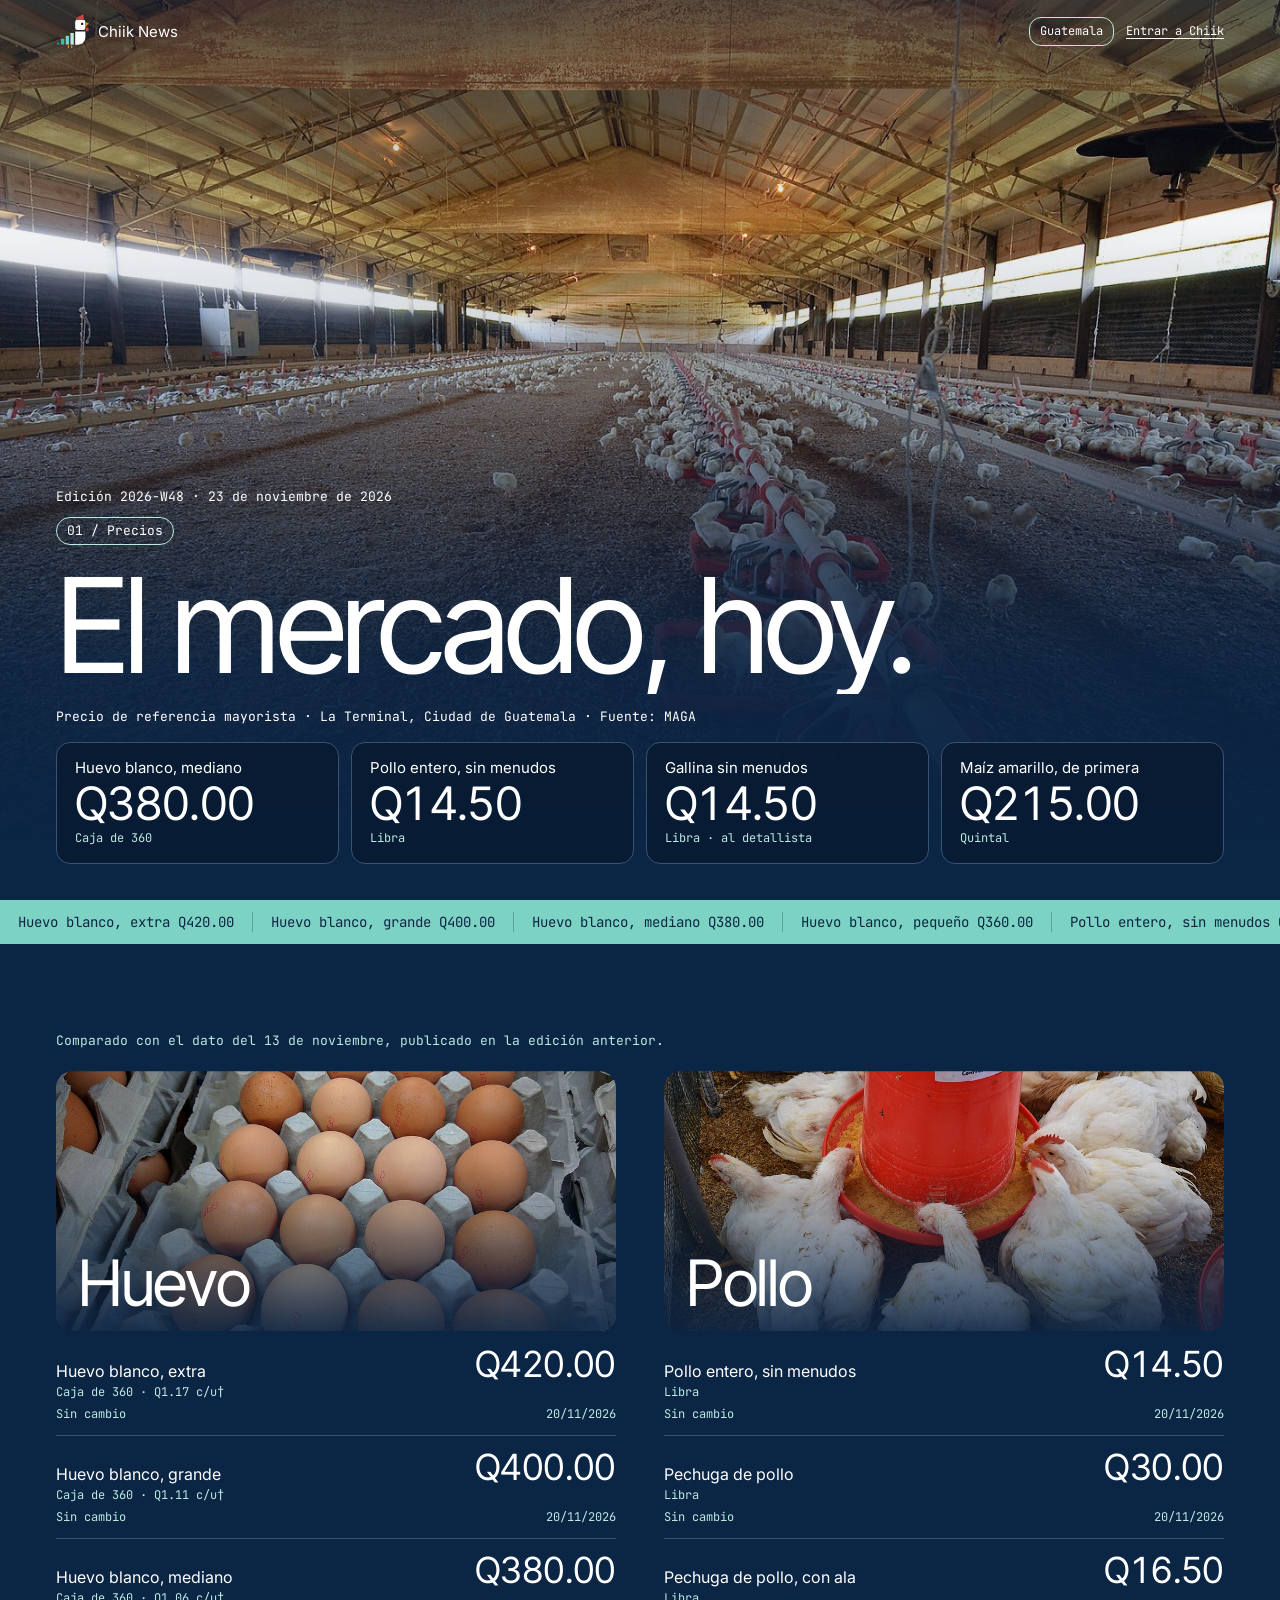
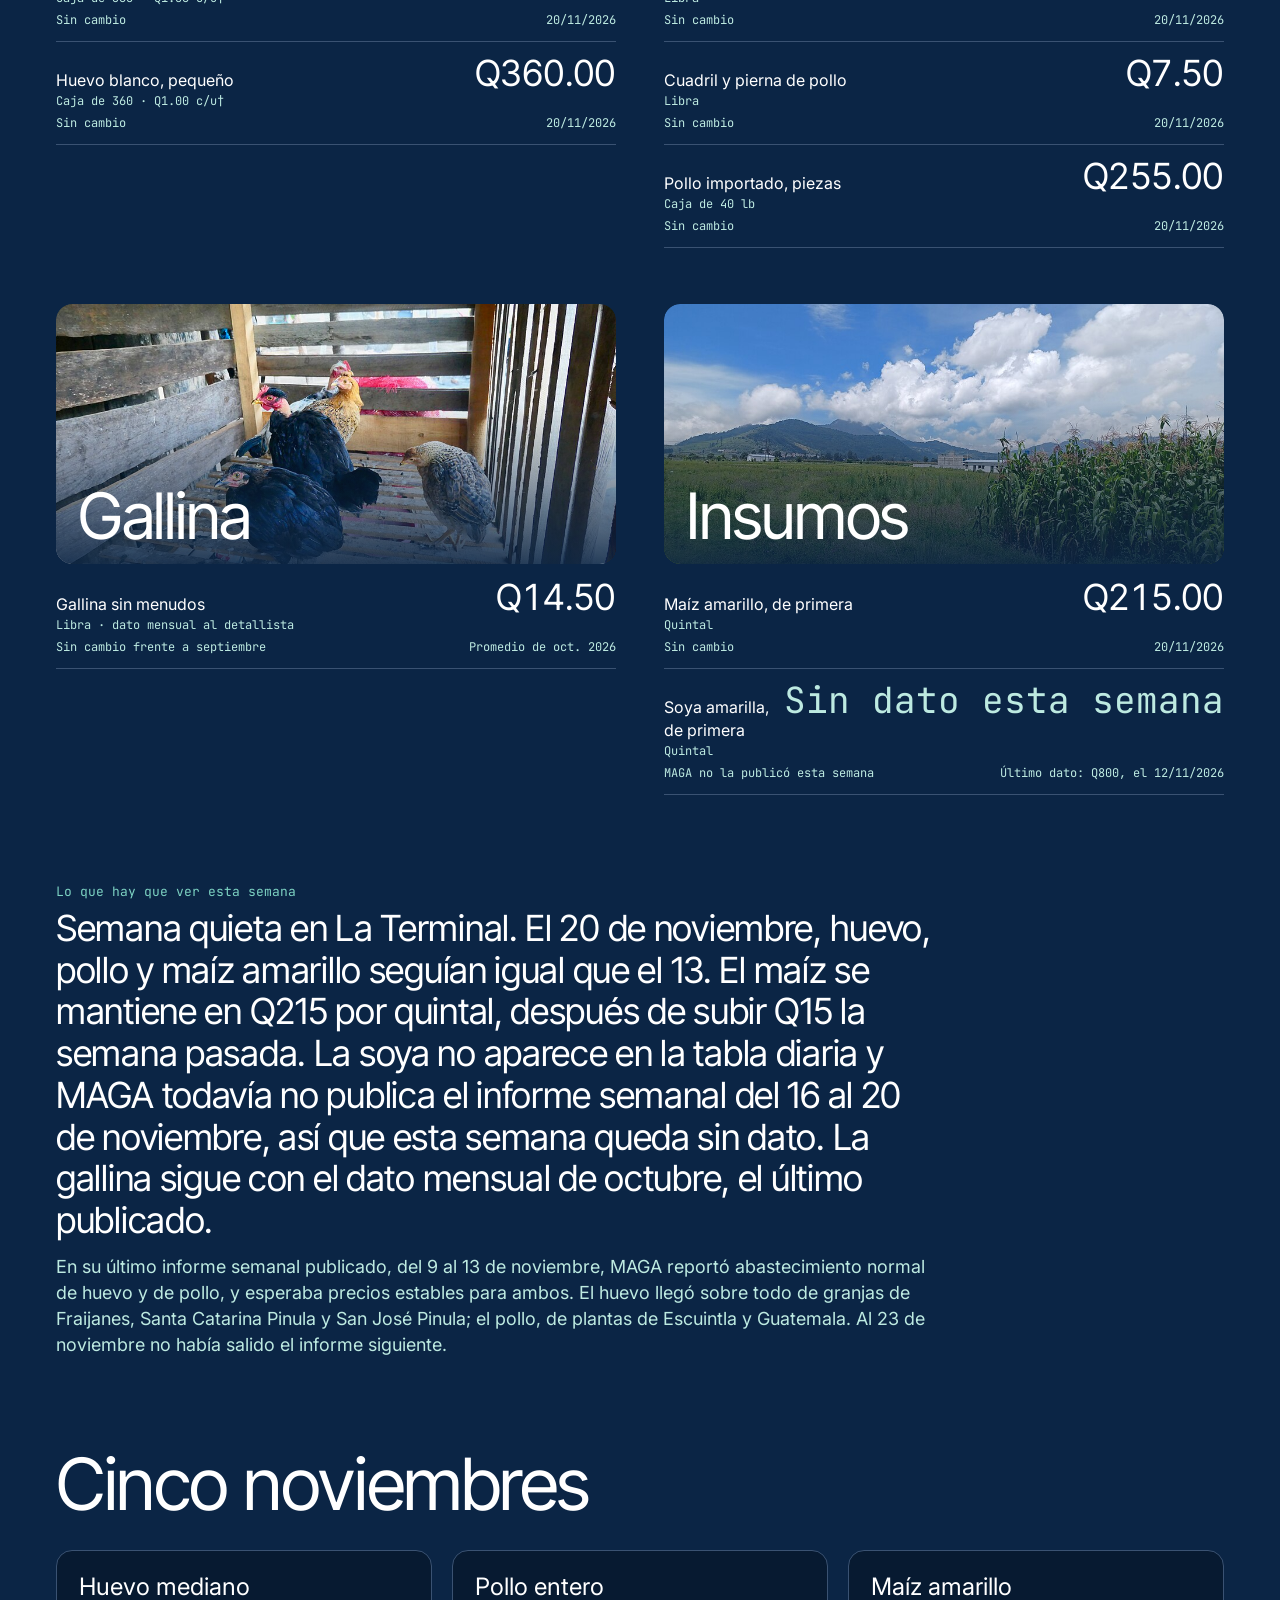
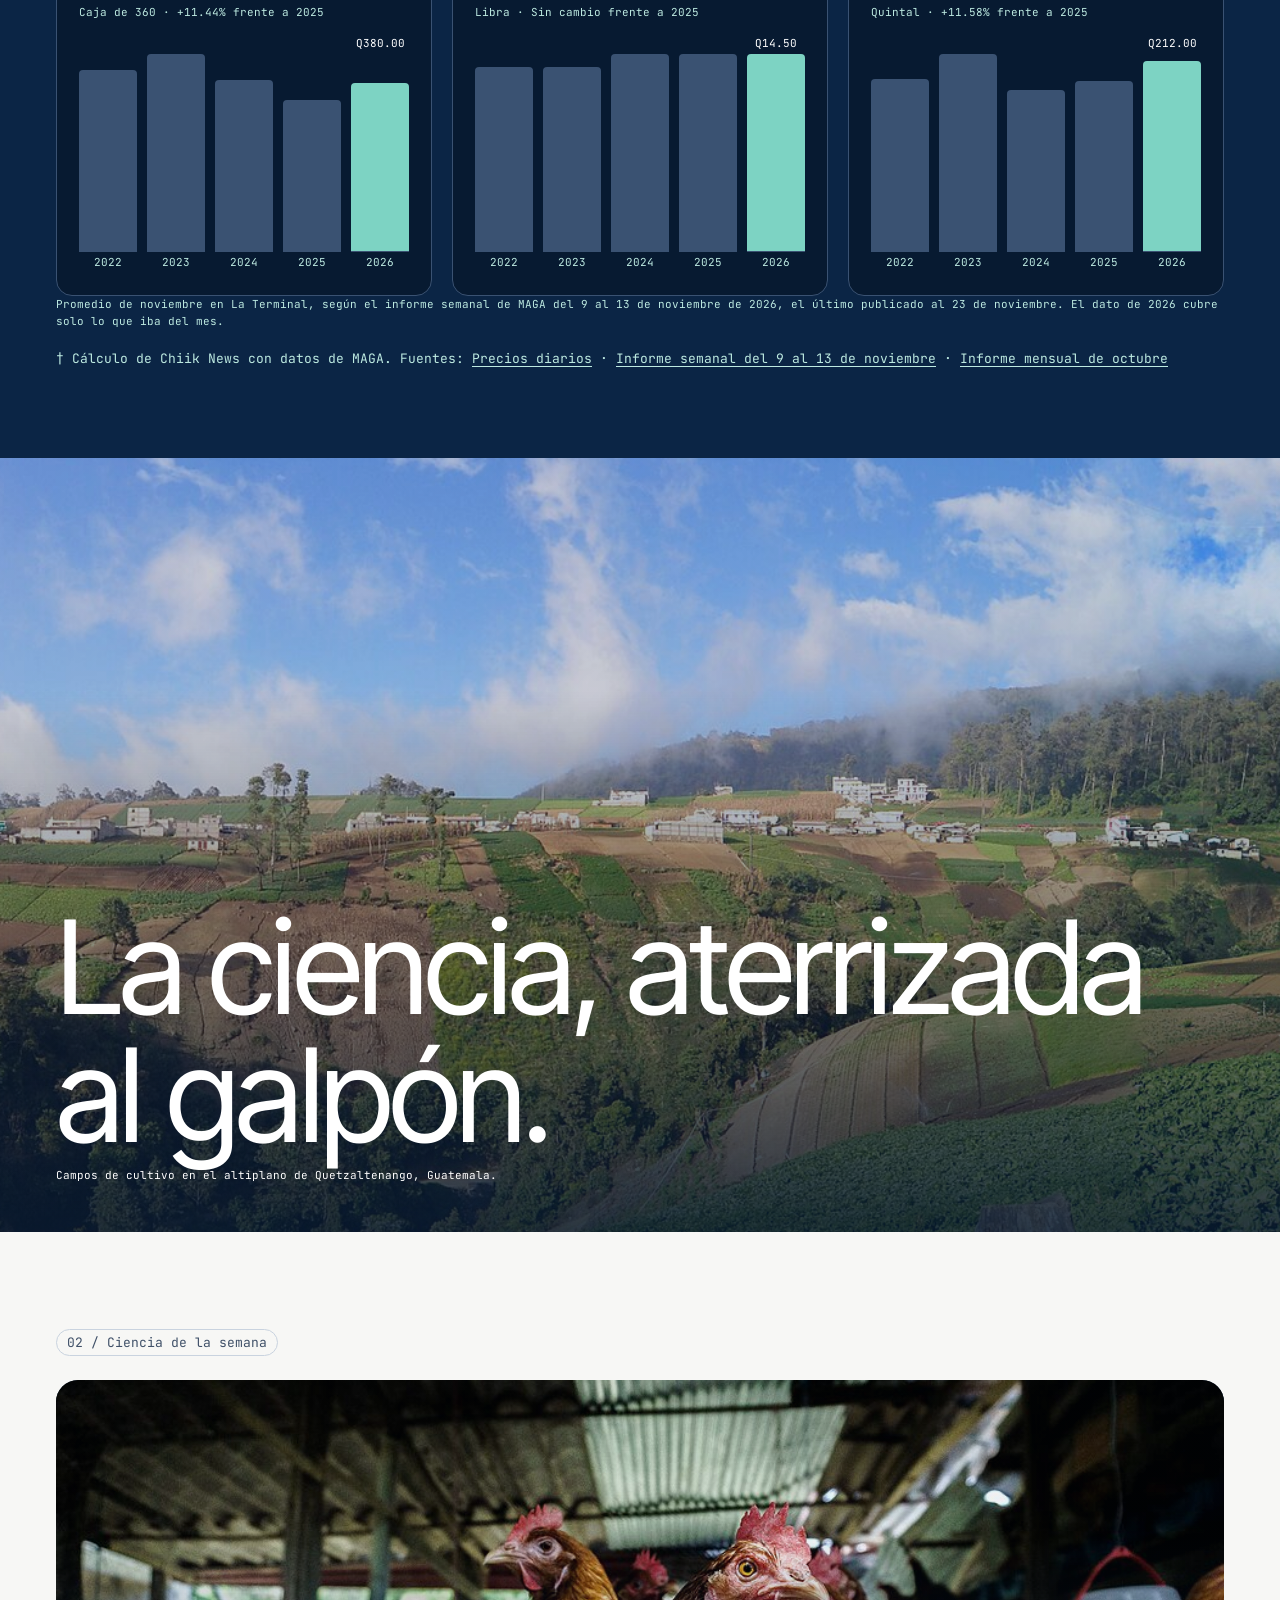
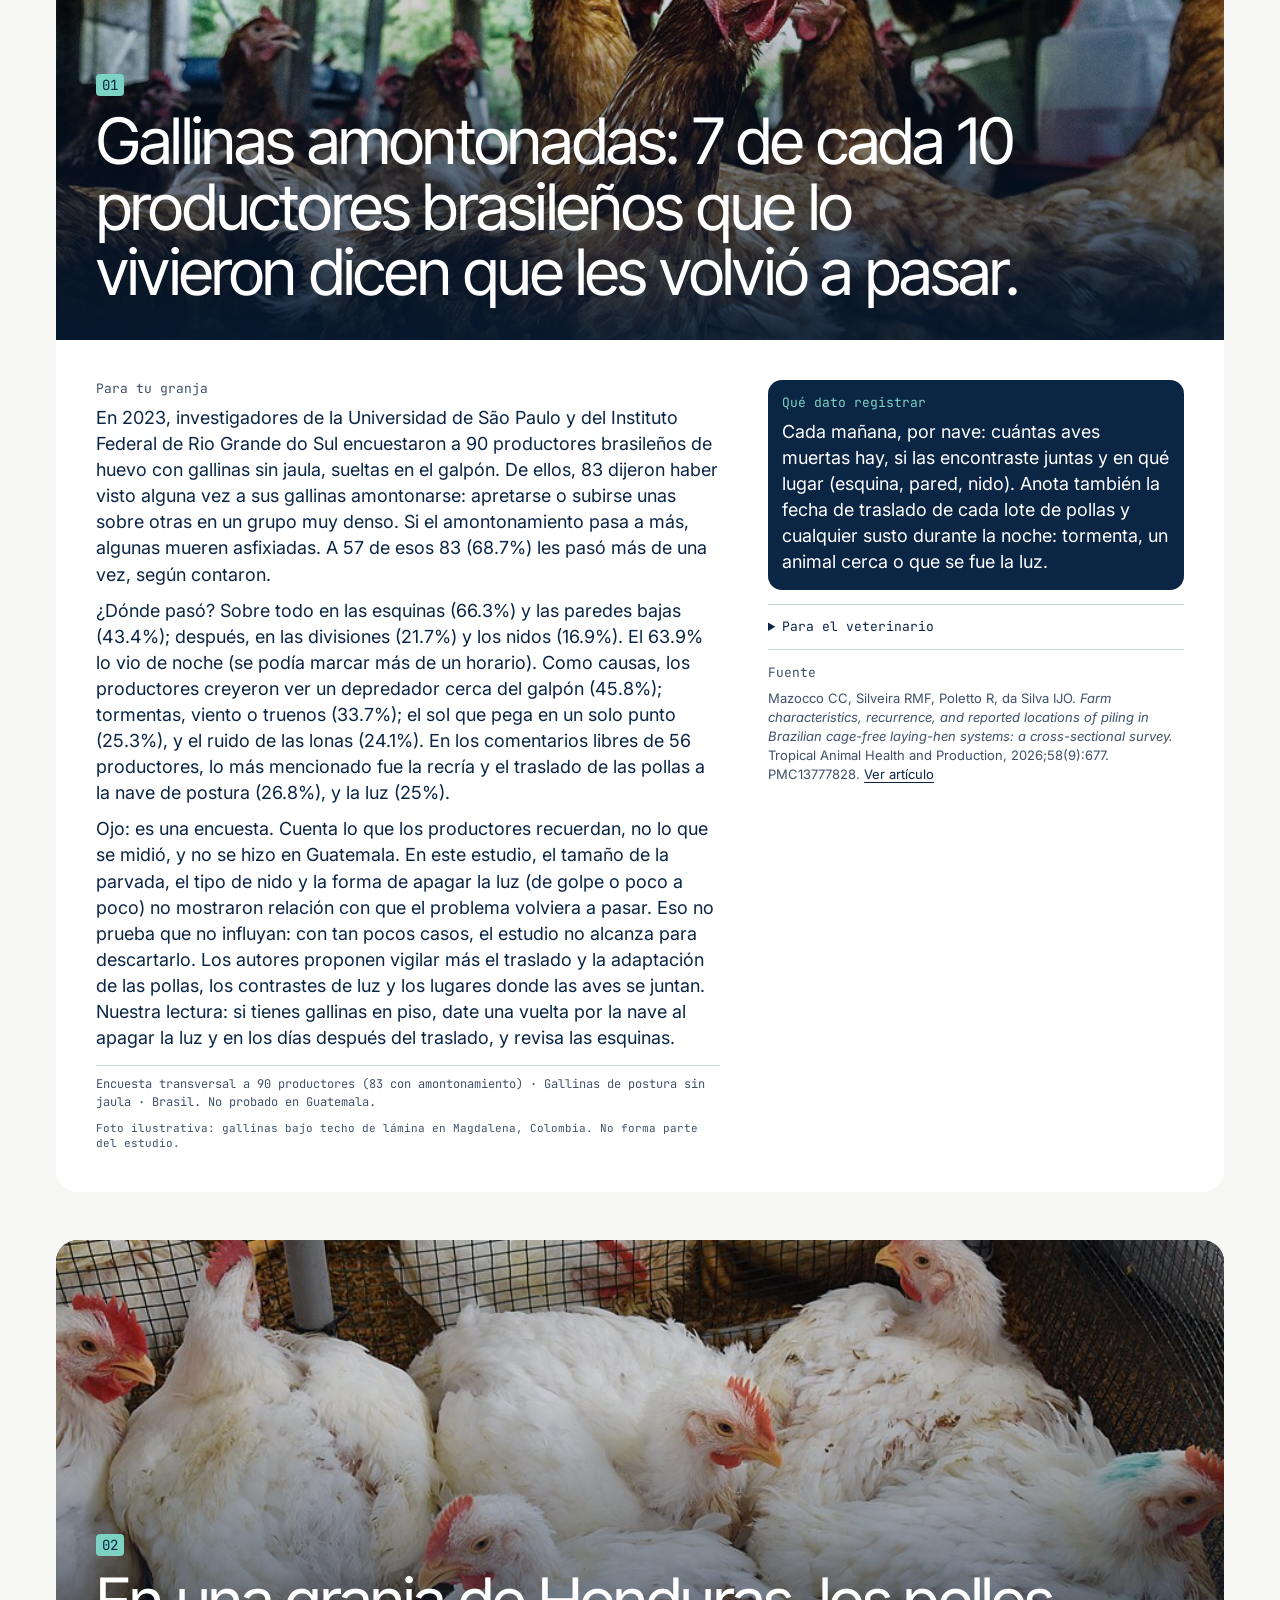
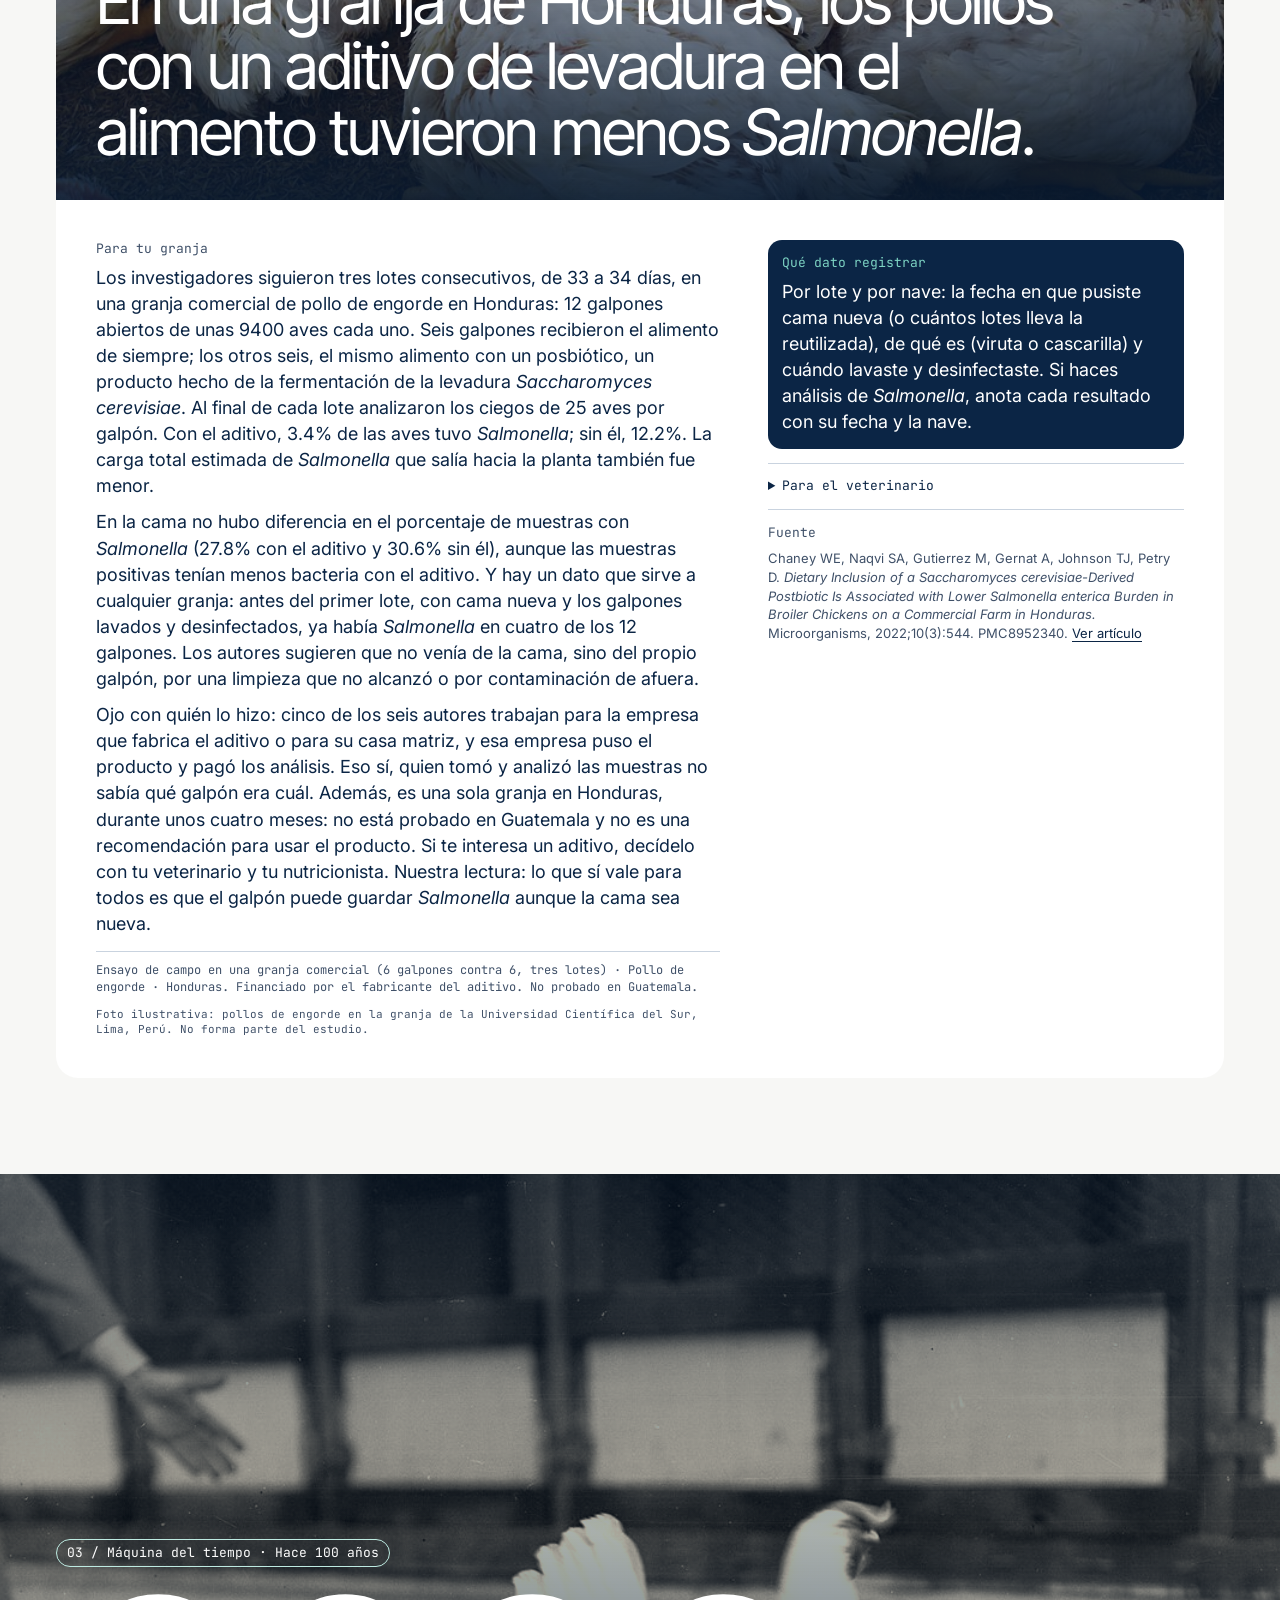
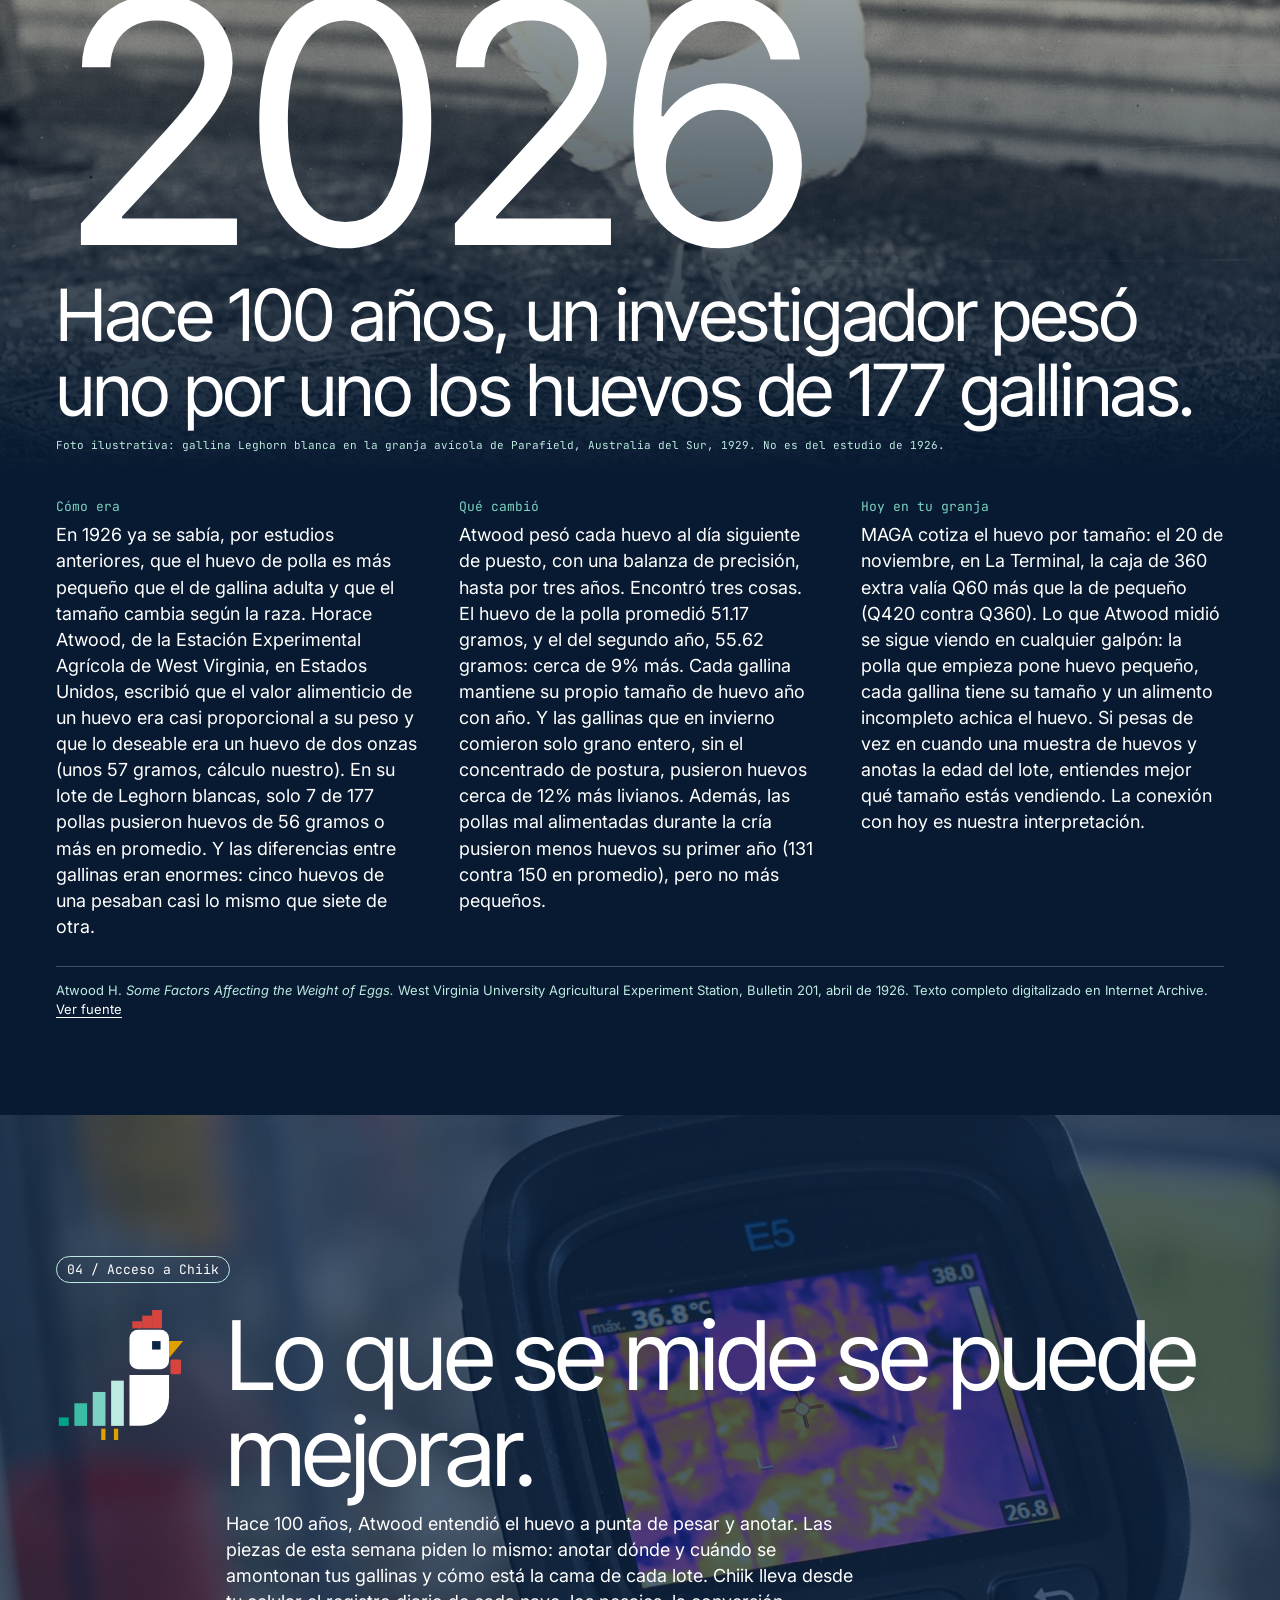
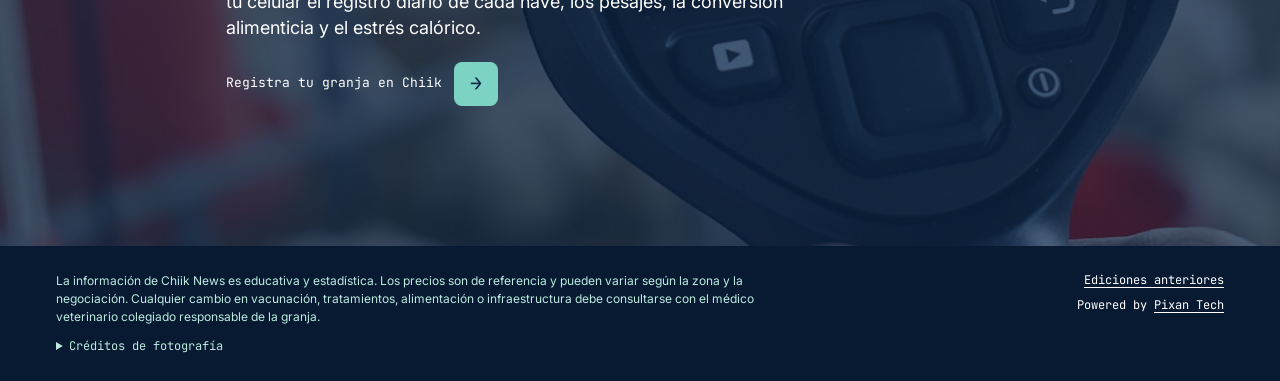
<file: ediciones/2026-W48/index.html>
<!doctype html>
<html lang="es-GT">
<head>
<meta charset="utf-8">
<meta name="viewport" content="width=device-width, initial-scale=1">
<title>Chiik News · Edición 2026-W48</title>
<meta name="description" content="Semana quieta en La Terminal. El 20 de noviembre, huevo, pollo y maíz amarillo seguían igual que el 13. El maíz se mantiene en Q215 por quintal, después de subir Q15 la semana pasada. La soya no aparece en la tabla diaria y MAGA todavía no publica el informe semanal del 16 al 20 de noviembre, así que esta semana queda sin dato. La gallina sigue con el dato mensual de octubre, el último publicado.">
<link rel="icon" href="../../marca/chiik-icono.svg" type="image/svg+xml">
<link rel="preconnect" href="https://fonts.googleapis.com">
<link rel="stylesheet" href="https://fonts.googleapis.com/css2?family=Inter:wght@400&family=Inter+Tight:wght@400&family=JetBrains+Mono:wght@400&display=swap">
<link rel="stylesheet" href="../../estilos.css">
<script defer src="../../animaciones.js"></script>
</head>
<body data-pollo="../../marca/chiik-icono.svg">

<section class="portada-foto">
  <div class="portada-lienzo" data-parallax="0.18"><img class="portada-imagen" src="../../fotos/w48-portada.jpg" alt="Pollitos de engorde sobre cama de viruta dentro de una nave, con comederos y bebederos" fetchpriority="high"></div>
  <div class="portada-velo"></div>
  <header class="encabezado envoltura">
  <a class="marca" href="../../index.html"><img src="../../marca/chiik-simbolo-blanco.svg" alt="" width="34" height="35">Chiik News</a>
  <nav class="navegacion" aria-label="Principal">
    <span class="pill mono">Guatemala</span>
    <a class="mono entrar" href="https://www.chiikgt.com">Entrar a Chiik</a>
  </nav>
</header>
  <div class="portada-contenido envoltura">
    <p class="edicion-datos mono">Edición 2026-W48 · 23 de noviembre de 2026</p>
    <span class="contador mono">01 / Precios</span>
    <h1 data-palabras>El mercado, hoy.</h1>
    <p class="etiqueta-precios mono">Precio de referencia mayorista · La Terminal, Ciudad de Guatemala · Fuente: MAGA</p>
    <ul class="destacados"><li class="destacado">
    <span class="destacado-nombre">Huevo blanco, mediano</span>
    <span class="destacado-valor" data-precio="380">Q380.00</span>
    <span class="destacado-unidad mono">Caja de 360</span>
  </li>
<li class="destacado">
    <span class="destacado-nombre">Pollo entero, sin menudos</span>
    <span class="destacado-valor" data-precio="14.5">Q14.50</span>
    <span class="destacado-unidad mono">Libra</span>
  </li>
<li class="destacado">
    <span class="destacado-nombre">Gallina sin menudos</span>
    <span class="destacado-valor" data-precio="14.5">Q14.50</span>
    <span class="destacado-unidad mono">Libra · al detallista</span>
  </li>
<li class="destacado">
    <span class="destacado-nombre">Maíz amarillo, de primera</span>
    <span class="destacado-valor" data-precio="215">Q215.00</span>
    <span class="destacado-unidad mono">Quintal</span>
  </li></ul>
  </div>
</section>
<div class="cinta" aria-hidden="true"><div class="cinta-pista mono"><div class="cinta-tramo"><span class="cinta-item"><span>Huevo blanco, extra</span> <b>Q420.00</b></span><span class="cinta-item"><span>Huevo blanco, grande</span> <b>Q400.00</b></span><span class="cinta-item"><span>Huevo blanco, mediano</span> <b>Q380.00</b></span><span class="cinta-item"><span>Huevo blanco, pequeño</span> <b>Q360.00</b></span><span class="cinta-item"><span>Pollo entero, sin menudos</span> <b>Q14.50</b></span><span class="cinta-item"><span>Pechuga de pollo</span> <b>Q30.00</b></span><span class="cinta-item"><span>Pechuga de pollo, con ala</span> <b>Q16.50</b></span><span class="cinta-item"><span>Cuadril y pierna de pollo</span> <b>Q7.50</b></span><span class="cinta-item"><span>Pollo importado, piezas</span> <b>Q255.00</b></span><span class="cinta-item"><span>Gallina sin menudos</span> <b>Q14.50</b></span><span class="cinta-item"><span>Maíz amarillo, de primera</span> <b>Q215.00</b></span><span class="cinta-item"><span>Soya amarilla, de primera</span> <b>Sin dato</b></span></div><div class="cinta-tramo"><span class="cinta-item"><span>Huevo blanco, extra</span> <b>Q420.00</b></span><span class="cinta-item"><span>Huevo blanco, grande</span> <b>Q400.00</b></span><span class="cinta-item"><span>Huevo blanco, mediano</span> <b>Q380.00</b></span><span class="cinta-item"><span>Huevo blanco, pequeño</span> <b>Q360.00</b></span><span class="cinta-item"><span>Pollo entero, sin menudos</span> <b>Q14.50</b></span><span class="cinta-item"><span>Pechuga de pollo</span> <b>Q30.00</b></span><span class="cinta-item"><span>Pechuga de pollo, con ala</span> <b>Q16.50</b></span><span class="cinta-item"><span>Cuadril y pierna de pollo</span> <b>Q7.50</b></span><span class="cinta-item"><span>Pollo importado, piezas</span> <b>Q255.00</b></span><span class="cinta-item"><span>Gallina sin menudos</span> <b>Q14.50</b></span><span class="cinta-item"><span>Maíz amarillo, de primera</span> <b>Q215.00</b></span><span class="cinta-item"><span>Soya amarilla, de primera</span> <b>Sin dato</b></span></div></div></div>
<section class="tablero envoltura">
  <p class="comparacion mono">Comparado con el dato del 13 de noviembre, publicado en la edición anterior.</p>
  <div class="grupos"><section class="grupo" aria-label="Huevo">
  <figure class="grupo-foto foto-revelar">
    <img src="../../fotos/w48-huevo.jpg" alt="Huevos de cáscara café en cartones" loading="lazy" decoding="async">
    <h2 class="grupo-titulo">Huevo</h2>
  </figure>
  <ul class="precios"><li class="precio">
  <div class="precio-info"><span class="nombre">Huevo blanco, extra</span><span class="unidad mono">Caja de 360 · Q1.17 c/u†</span></div>
  <div class="precio-valor" data-precio="420">Q420.00</div>
  <div class="precio-meta mono"><span class="cambio">Sin cambio</span><span>20/11/2026</span></div>
</li>
<li class="precio">
  <div class="precio-info"><span class="nombre">Huevo blanco, grande</span><span class="unidad mono">Caja de 360 · Q1.11 c/u†</span></div>
  <div class="precio-valor" data-precio="400">Q400.00</div>
  <div class="precio-meta mono"><span class="cambio">Sin cambio</span><span>20/11/2026</span></div>
</li>
<li class="precio">
  <div class="precio-info"><span class="nombre">Huevo blanco, mediano</span><span class="unidad mono">Caja de 360 · Q1.06 c/u†</span></div>
  <div class="precio-valor" data-precio="380">Q380.00</div>
  <div class="precio-meta mono"><span class="cambio">Sin cambio</span><span>20/11/2026</span></div>
</li>
<li class="precio">
  <div class="precio-info"><span class="nombre">Huevo blanco, pequeño</span><span class="unidad mono">Caja de 360 · Q1.00 c/u†</span></div>
  <div class="precio-valor" data-precio="360">Q360.00</div>
  <div class="precio-meta mono"><span class="cambio">Sin cambio</span><span>20/11/2026</span></div>
</li></ul>
</section>
<section class="grupo" aria-label="Pollo">
  <figure class="grupo-foto foto-revelar">
    <img src="../../fotos/w48-pollo.jpg" alt="Pollos de engorde alrededor de un comedero de tolva" loading="lazy" decoding="async">
    <h2 class="grupo-titulo">Pollo</h2>
  </figure>
  <ul class="precios"><li class="precio">
  <div class="precio-info"><span class="nombre">Pollo entero, sin menudos</span><span class="unidad mono">Libra</span></div>
  <div class="precio-valor" data-precio="14.5">Q14.50</div>
  <div class="precio-meta mono"><span class="cambio">Sin cambio</span><span>20/11/2026</span></div>
</li>
<li class="precio">
  <div class="precio-info"><span class="nombre">Pechuga de pollo</span><span class="unidad mono">Libra</span></div>
  <div class="precio-valor" data-precio="30">Q30.00</div>
  <div class="precio-meta mono"><span class="cambio">Sin cambio</span><span>20/11/2026</span></div>
</li>
<li class="precio">
  <div class="precio-info"><span class="nombre">Pechuga de pollo, con ala</span><span class="unidad mono">Libra</span></div>
  <div class="precio-valor" data-precio="16.5">Q16.50</div>
  <div class="precio-meta mono"><span class="cambio">Sin cambio</span><span>20/11/2026</span></div>
</li>
<li class="precio">
  <div class="precio-info"><span class="nombre">Cuadril y pierna de pollo</span><span class="unidad mono">Libra</span></div>
  <div class="precio-valor" data-precio="7.5">Q7.50</div>
  <div class="precio-meta mono"><span class="cambio">Sin cambio</span><span>20/11/2026</span></div>
</li>
<li class="precio">
  <div class="precio-info"><span class="nombre">Pollo importado, piezas</span><span class="unidad mono">Caja de 40 lb</span></div>
  <div class="precio-valor" data-precio="255">Q255.00</div>
  <div class="precio-meta mono"><span class="cambio">Sin cambio</span><span>20/11/2026</span></div>
</li></ul>
</section>
<section class="grupo" aria-label="Gallina">
  <figure class="grupo-foto foto-revelar">
    <img src="../../fotos/w48-gallina.jpg" alt="Gallinas criollas en un gallinero de madera en Guatemala" loading="lazy" decoding="async">
    <h2 class="grupo-titulo">Gallina</h2>
  </figure>
  <ul class="precios"><li class="precio">
  <div class="precio-info"><span class="nombre">Gallina sin menudos</span><span class="unidad mono">Libra · dato mensual al detallista</span></div>
  <div class="precio-valor" data-precio="14.5">Q14.50</div>
  <div class="precio-meta mono"><span class="cambio">Sin cambio frente a septiembre</span><span>Promedio de oct. 2026</span></div>
</li></ul>
</section>
<section class="grupo" aria-label="Insumos">
  <figure class="grupo-foto foto-revelar">
    <img src="../../fotos/w48-insumos.jpg" alt="Maizal junto a un potrero en Quetzaltenango, Guatemala" loading="lazy" decoding="async">
    <h2 class="grupo-titulo">Insumos</h2>
  </figure>
  <ul class="precios"><li class="precio">
  <div class="precio-info"><span class="nombre">Maíz amarillo, de primera</span><span class="unidad mono">Quintal</span></div>
  <div class="precio-valor" data-precio="215">Q215.00</div>
  <div class="precio-meta mono"><span class="cambio">Sin cambio</span><span>20/11/2026</span></div>
</li>
<li class="precio">
  <div class="precio-info"><span class="nombre">Soya amarilla, de primera</span><span class="unidad mono">Quintal</span></div>
  <div class="precio-valor sin-dato">Sin dato esta semana</div>
  <div class="precio-meta mono"><span class="cambio">MAGA no la publicó esta semana</span><span>Último dato: Q800, el 12/11/2026</span></div>
</li></ul>
</section></div>
  <div class="que-ver"><h2 class="rotulo mono">Lo que hay que ver esta semana</h2><p class="lectura">Semana quieta en La Terminal. El 20 de noviembre, huevo, pollo y maíz amarillo seguían igual que el 13. El maíz se mantiene en Q215 por quintal, después de subir Q15 la semana pasada. La soya no aparece en la tabla diaria y MAGA todavía no publica el informe semanal del 16 al 20 de noviembre, así que esta semana queda sin dato. La gallina sigue con el dato mensual de octubre, el último publicado.</p><p class="contexto">En su último informe semanal publicado, del 9 al 13 de noviembre, MAGA reportó abastecimiento normal de huevo y de pollo, y esperaba precios estables para ambos. El huevo llegó sobre todo de granjas de Fraijanes, Santa Catarina Pinula y San José Pinula; el pollo, de plantas de Escuintla y Guatemala. Al 23 de noviembre no había salido el informe siguiente.</p></div>
  <div class="tendencias">
    <h2 class="tendencias-titulo">Cinco noviembres</h2>
    <div class="tendencias-grid"><article class="tendencia">
      <h3>Huevo mediano</h3>
      <p class="tendencia-resumen mono">Caja de 360 · +11.44% frente a 2025</p>
      <ol class="columnas" aria-label="Huevo mediano, precio promedio de octubre por año"><li class="columna" tabindex="0" style="--alto:91.7%">
        <span class="columna-valor mono">Q408.57</span>
        <span class="columna-barra"><i></i></span>
        <span class="columna-anio mono">2022</span>
      </li>
<li class="columna" tabindex="0" style="--alto:100.0%">
        <span class="columna-valor mono">Q445.48</span>
        <span class="columna-barra"><i></i></span>
        <span class="columna-anio mono">2023</span>
      </li>
<li class="columna" tabindex="0" style="--alto:86.5%">
        <span class="columna-valor mono">Q385.15</span>
        <span class="columna-barra"><i></i></span>
        <span class="columna-anio mono">2024</span>
      </li>
<li class="columna" tabindex="0" style="--alto:76.5%">
        <span class="columna-valor mono">Q341.00</span>
        <span class="columna-barra"><i></i></span>
        <span class="columna-anio mono">2025</span>
      </li>
<li class="columna columna-actual" tabindex="0" style="--alto:85.3%">
        <span class="columna-valor mono">Q380.00</span>
        <span class="columna-barra"><i></i></span>
        <span class="columna-anio mono">2026</span>
      </li></ol>
    </article>
<article class="tendencia">
      <h3>Pollo entero</h3>
      <p class="tendencia-resumen mono">Libra · Sin cambio frente a 2025</p>
      <ol class="columnas" aria-label="Pollo entero, precio promedio de octubre por año"><li class="columna" tabindex="0" style="--alto:93.1%">
        <span class="columna-valor mono">Q13.50</span>
        <span class="columna-barra"><i></i></span>
        <span class="columna-anio mono">2022</span>
      </li>
<li class="columna" tabindex="0" style="--alto:93.1%">
        <span class="columna-valor mono">Q13.50</span>
        <span class="columna-barra"><i></i></span>
        <span class="columna-anio mono">2023</span>
      </li>
<li class="columna" tabindex="0" style="--alto:100.0%">
        <span class="columna-valor mono">Q14.50</span>
        <span class="columna-barra"><i></i></span>
        <span class="columna-anio mono">2024</span>
      </li>
<li class="columna" tabindex="0" style="--alto:100.0%">
        <span class="columna-valor mono">Q14.50</span>
        <span class="columna-barra"><i></i></span>
        <span class="columna-anio mono">2025</span>
      </li>
<li class="columna columna-actual" tabindex="0" style="--alto:100.0%">
        <span class="columna-valor mono">Q14.50</span>
        <span class="columna-barra"><i></i></span>
        <span class="columna-anio mono">2026</span>
      </li></ol>
    </article>
<article class="tendencia">
      <h3>Maíz amarillo</h3>
      <p class="tendencia-resumen mono">Quintal · +11.58% frente a 2025</p>
      <ol class="columnas" aria-label="Maíz amarillo, precio promedio de octubre por año"><li class="columna" tabindex="0" style="--alto:87.0%">
        <span class="columna-valor mono">Q192.02</span>
        <span class="columna-barra"><i></i></span>
        <span class="columna-anio mono">2022</span>
      </li>
<li class="columna" tabindex="0" style="--alto:100.0%">
        <span class="columna-valor mono">Q220.71</span>
        <span class="columna-barra"><i></i></span>
        <span class="columna-anio mono">2023</span>
      </li>
<li class="columna" tabindex="0" style="--alto:81.4%">
        <span class="columna-valor mono">Q179.75</span>
        <span class="columna-barra"><i></i></span>
        <span class="columna-anio mono">2024</span>
      </li>
<li class="columna" tabindex="0" style="--alto:86.1%">
        <span class="columna-valor mono">Q190.00</span>
        <span class="columna-barra"><i></i></span>
        <span class="columna-anio mono">2025</span>
      </li>
<li class="columna columna-actual" tabindex="0" style="--alto:96.1%">
        <span class="columna-valor mono">Q212.00</span>
        <span class="columna-barra"><i></i></span>
        <span class="columna-anio mono">2026</span>
      </li></ol>
    </article></div>
    <p class="nota mono">Promedio de noviembre en La Terminal, según el informe semanal de MAGA del 9 al 13 de noviembre de 2026, el último publicado al 23 de noviembre. El dato de 2026 cubre solo lo que iba del mes.</p>
  </div>
  <p class="nota mono">† Cálculo de Chiik News con datos de MAGA. Fuentes: <a href="https://precios.maga.gob.gt/diarios/diarios.html">Precios diarios</a> · <a href="https://precios.maga.gob.gt/novedades/45-guatemala-informe-semanal-de-precios-del-09-al-13-de-noviembre-de-2026/">Informe semanal del 9 al 13 de noviembre</a> · <a href="https://precios.maga.gob.gt/archivos/mensuales/2026/10%20Informe%20De%20Precios%20Agropecuarios%20Mensual%20Octubre%202026.pdf">Informe mensual de octubre</a></p>
</section>
<section class="banda">
  <div class="banda-lienzo" data-parallax="0.14"><img src="../../fotos/w48-banda.jpg" alt="Campos de cultivo y casas en el altiplano de Quetzaltenango" loading="lazy" decoding="async"></div>
  <div class="banda-velo"></div>
  <div class="banda-contenido envoltura">
    <p class="banda-texto">La ciencia, aterrizada al galpón.</p>
    <p class="foto-pie mono">Campos de cultivo en el altiplano de Quetzaltenango, Guatemala.</p>
  </div>
</section>
<section class="zona-clara"><div class="envoltura">
  <h2 class="contador contador-claro mono">02 / Ciencia de la semana</h2>
  <div class="piezas"><article class="pieza">
  <figure class="pieza-foto foto-revelar">
    <div class="pieza-lienzo" data-parallax="0.08"><img src="../../fotos/w48-ciencia-1.jpg" alt="Gallinas ponedoras juntas bajo un techo de lámina" loading="lazy" decoding="async"></div>
    <div class="pieza-velo"></div>
    <div class="pieza-titular">
      <span class="pieza-numero mono">01</span>
      <h3>Gallinas amontonadas: 7 de cada 10 productores brasileños que lo vivieron dicen que les volvió a pasar.</h3>
    </div>
  </figure>
  <div class="pieza-cuerpo">
    <div class="pieza-texto">
      <h4 class="rotulo mono">Para tu granja</h4>
      <p>En 2023, investigadores de la Universidad de São Paulo y del Instituto Federal de Rio Grande do Sul encuestaron a 90 productores brasileños de huevo con gallinas sin jaula, sueltas en el galpón. De ellos, 83 dijeron haber visto alguna vez a sus gallinas amontonarse: apretarse o subirse unas sobre otras en un grupo muy denso. Si el amontonamiento pasa a más, algunas mueren asfixiadas. A 57 de esos 83 (68.7%) les pasó más de una vez, según contaron.</p>
<p>¿Dónde pasó? Sobre todo en las esquinas (66.3%) y las paredes bajas (43.4%); después, en las divisiones (21.7%) y los nidos (16.9%). El 63.9% lo vio de noche (se podía marcar más de un horario). Como causas, los productores creyeron ver un depredador cerca del galpón (45.8%); tormentas, viento o truenos (33.7%); el sol que pega en un solo punto (25.3%), y el ruido de las lonas (24.1%). En los comentarios libres de 56 productores, lo más mencionado fue la recría y el traslado de las pollas a la nave de postura (26.8%), y la luz (25%).</p>
<p>Ojo: es una encuesta. Cuenta lo que los productores recuerdan, no lo que se midió, y no se hizo en Guatemala. En este estudio, el tamaño de la parvada, el tipo de nido y la forma de apagar la luz (de golpe o poco a poco) no mostraron relación con que el problema volviera a pasar. Eso no prueba que no influyan: con tan pocos casos, el estudio no alcanza para descartarlo. Los autores proponen vigilar más el traslado y la adaptación de las pollas, los contrastes de luz y los lugares donde las aves se juntan. Nuestra lectura: si tienes gallinas en piso, date una vuelta por la nave al apagar la luz y en los días después del traslado, y revisa las esquinas.</p>
      <p class="evidencia mono">Encuesta transversal a 90 productores (83 con amontonamiento) · Gallinas de postura sin jaula · Brasil. No probado en Guatemala.</p>
      <p class="foto-pie foto-pie-claro mono">Foto ilustrativa: gallinas bajo techo de lámina en Magdalena, Colombia. No forma parte del estudio.</p>
    </div>
    <div class="pieza-lateral">
      <div class="dato">
        <h4 class="rotulo mono">Qué dato registrar</h4>
        <p>Cada mañana, por nave: cuántas aves muertas hay, si las encontraste juntas y en qué lugar (esquina, pared, nido). Anota también la fecha de traslado de cada lote de pollas y cualquier susto durante la noche: tormenta, un animal cerca o que se fue la luz.</p>
      </div>
      <details class="veterinario">
        <summary class="mono">Para el veterinario</summary>
        <p>Cuestionario en línea (Google Forms) de julio a noviembre de 2023, distribuido a productores de huevo sin jaula de la red MIRA Laying Hen Initiative en 10 estados de Brasil. Se definió el amontonamiento (piling) como agregación inusualmente densa en la que las aves se presionan o se suben unas sobre otras, y se distinguió de la sofocación (smothering), que implica muerte por asfixia; no se recogieron datos de mortalidad. Edad de las aves cuando ocurrió (respuesta múltiple): 13 a 20 semanas (38.6%), 21 a 30 (37.3%) y 5 a 12 (31.3%).</p>
<p>Análisis de correspondencias múltiples con ocho variables de la granja (las dos primeras dimensiones explicaron 34.3% de la inercia bruta) y regresión logística con corrección de Firth. Sin asociación entre recurrencia y tamaño de parvada (OR 1.05; IC 95% 0.61-1.83), nido automático frente a manual (OR 1.92; 0.65-5.87) o apagado gradual frente a apagado de golpe (OR 1.04; 0.40-2.63). Esos factores tampoco se asociaron con reportar varios lugares. Los análisis de sensibilidad no cambiaron las conclusiones.</p>
        <p><strong class="rotulo-linea">Limitaciones:</strong> Muestra voluntaria de una sola red de productores, con probabilidad de selección desconocida; 83 de 90 no es una prevalencia. Sin definición cuantitativa del evento, sin periodo común de observación y sin datos de densidad, cama, iluminación ni mortalidad. Las causas percibidas son opiniones, no exposiciones medidas. Hubo dos registros idénticos sin identificador. Los intervalos de confianza son amplios: el estudio no demuestra que esos factores no influyan. Los autores lo presentan como generador de hipótesis.</p>
      </details>
      <p class="fuente"><span class="rotulo mono">Fuente</span> Mazocco CC, Silveira RMF, Poletto R, da Silva IJO. <em>Farm characteristics, recurrence, and reported locations of piling in Brazilian cage-free laying-hen systems: a cross-sectional survey.</em> Tropical Animal Health and Production, 2026;58(9):677. PMC13777828. <a href="https://doi.org/10.1007/s11250-026-05455-2">Ver artículo</a></p>
    </div>
  </div>
</article>
<article class="pieza">
  <figure class="pieza-foto foto-revelar">
    <div class="pieza-lienzo" data-parallax="0.08"><img src="../../fotos/w48-ciencia-2.jpg" alt="Pollos de engorde descansando sobre cama" loading="lazy" decoding="async"></div>
    <div class="pieza-velo"></div>
    <div class="pieza-titular">
      <span class="pieza-numero mono">02</span>
      <h3>En una granja de Honduras, los pollos con un aditivo de levadura en el alimento tuvieron menos <em>Salmonella</em>.</h3>
    </div>
  </figure>
  <div class="pieza-cuerpo">
    <div class="pieza-texto">
      <h4 class="rotulo mono">Para tu granja</h4>
      <p>Los investigadores siguieron tres lotes consecutivos, de 33 a 34 días, en una granja comercial de pollo de engorde en Honduras: 12 galpones abiertos de unas 9400 aves cada uno. Seis galpones recibieron el alimento de siempre; los otros seis, el mismo alimento con un posbiótico, un producto hecho de la fermentación de la levadura <em>Saccharomyces cerevisiae</em>. Al final de cada lote analizaron los ciegos de 25 aves por galpón. Con el aditivo, 3.4% de las aves tuvo <em>Salmonella</em>; sin él, 12.2%. La carga total estimada de <em>Salmonella</em> que salía hacia la planta también fue menor.</p>
<p>En la cama no hubo diferencia en el porcentaje de muestras con <em>Salmonella</em> (27.8% con el aditivo y 30.6% sin él), aunque las muestras positivas tenían menos bacteria con el aditivo. Y hay un dato que sirve a cualquier granja: antes del primer lote, con cama nueva y los galpones lavados y desinfectados, ya había <em>Salmonella</em> en cuatro de los 12 galpones. Los autores sugieren que no venía de la cama, sino del propio galpón, por una limpieza que no alcanzó o por contaminación de afuera.</p>
<p>Ojo con quién lo hizo: cinco de los seis autores trabajan para la empresa que fabrica el aditivo o para su casa matriz, y esa empresa puso el producto y pagó los análisis. Eso sí, quien tomó y analizó las muestras no sabía qué galpón era cuál. Además, es una sola granja en Honduras, durante unos cuatro meses: no está probado en Guatemala y no es una recomendación para usar el producto. Si te interesa un aditivo, decídelo con tu veterinario y tu nutricionista. Nuestra lectura: lo que sí vale para todos es que el galpón puede guardar <em>Salmonella</em> aunque la cama sea nueva.</p>
      <p class="evidencia mono">Ensayo de campo en una granja comercial (6 galpones contra 6, tres lotes) · Pollo de engorde · Honduras. Financiado por el fabricante del aditivo. No probado en Guatemala.</p>
      <p class="foto-pie foto-pie-claro mono">Foto ilustrativa: pollos de engorde en la granja de la Universidad Científica del Sur, Lima, Perú. No forma parte del estudio.</p>
    </div>
    <div class="pieza-lateral">
      <div class="dato">
        <h4 class="rotulo mono">Qué dato registrar</h4>
        <p>Por lote y por nave: la fecha en que pusiste cama nueva (o cuántos lotes lleva la reutilizada), de qué es (viruta o cascarilla) y cuándo lavaste y desinfectaste. Si haces análisis de <em>Salmonella</em>, anota cada resultado con su fecha y la nave.</p>
      </div>
      <details class="veterinario">
        <summary class="mono">Para el veterinario</summary>
        <p>Galpones emparejados por tipo de comedero, bebedero y aislamiento; pollos Cobb 500 o Ross 308; cama de viruta o de cascarilla de arroz, reutilizada sin tratamiento entre lotes. Cuatro hisopos de cama por galpón con rodillo en U antes del primer lote y al final de cada uno; 25 ciegos por galpón al final de cada lote. Cultivo con preenriquecimiento en agua peptonada tamponada, enriquecimiento selectivo en tetrationato y Rappaport-Vassiliadis, siembra en XLD y Rambach, confirmación por PCR e inmunocromatografía, y NMP miniaturizado para la carga. Unidad experimental: el galpón. No se serotipificaron los aislamientos.</p>
<p>Ciegos: prevalencia de 3.4% (IC 95% 1.8-6.4) con el aditivo frente a 12.2% (9.2-15.9) sin él, menor en los tres lotes (1.3, 12.0 y 2.4% frente a 7.3, 22.0 y 10.7%). Carga en ciegos positivos: 2.41 frente a 3.86 log10 NMP/g (p = 0.121, sin diferencia significativa). Carga en cama positiva, ajustada por tipo de cama y carga inicial: 3.81 frente a 5.50 log10 NMP/hisopo (diferencia 1.69; IC 95% 0.107-3.26; p = 0.04). Carga total estimada hacia la planta: 3.80 frente a 7.31 log10 NMP (p = 0.0026). Antes del primer lote, la cama de los galpones del grupo con aditivo tenía más <em>Salmonella</em> (33.3% de hisopos positivos frente a 25.0%).</p>
        <p><strong class="rotulo-linea">Limitaciones:</strong> Una sola granja y unos cuatro meses; seis galpones por grupo. Cinco de seis autores son empleados del fabricante (Diamond V, de Cargill) o de Cargill, que aportó el producto y pagó los análisis; el responsable del muestreo fue un contratista independiente. Grupos desbalanceados al inicio en tipo de cama y contaminación. Se excluyeron los ciegos de un galpón del grupo con aditivo en el tercer lote por una desviación del muestreo (125 ciegos en vez de 150). El resumen y los resultados no coinciden del todo: el resumen da 5.53 log10 NMP/hisopo para la cama del grupo control y los resultados, 5.50 ajustado; aquí se usan los resultados. La prevalencia ajustada en cama del grupo con aditivo (7.5%, frente a 27.8% observada) no se explica y no se usa. No reporta peso, conversión ni mortalidad por grupo. Se omite a propósito la cantidad del aditivo.</p>
      </details>
      <p class="fuente"><span class="rotulo mono">Fuente</span> Chaney WE, Naqvi SA, Gutierrez M, Gernat A, Johnson TJ, Petry D. <em>Dietary Inclusion of a Saccharomyces cerevisiae-Derived Postbiotic Is Associated with Lower Salmonella enterica Burden in Broiler Chickens on a Commercial Farm in Honduras.</em> Microorganisms, 2022;10(3):544. PMC8952340. <a href="https://doi.org/10.3390/microorganisms10030544">Ver artículo</a></p>
    </div>
  </div>
</article></div>
</div></section>
<section class="zona-historia">
  <div class="historia-cabeza">
    <div class="historia-lienzo" data-parallax="0.16"><img src="../../fotos/w48-historia.jpg" alt="Gallina Leghorn blanca en un corral, fotografía en blanco y negro" loading="lazy" decoding="async"></div>
    <div class="historia-velo"></div>
    <div class="historia-encabezado envoltura">
      <span class="contador mono">03 / Máquina del tiempo · Hace 100 años</span>
      <p class="anio" aria-hidden="true" data-anio="1926" data-desde="2026">1926</p>
      <h2 class="historia-titulo">Hace 100 años, un investigador pesó uno por uno los huevos de 177 gallinas.</h2>
      <p class="foto-pie mono">Foto ilustrativa: gallina Leghorn blanca en la granja avícola de Parafield, Australia del Sur, 1929. No es del estudio de 1926.</p>
    </div>
  </div>
  <div class="envoltura historia-cuerpo">
    <div class="historia-columnas">
      <div><h3 class="rotulo mono">Cómo era</h3><p>En 1926 ya se sabía, por estudios anteriores, que el huevo de polla es más pequeño que el de gallina adulta y que el tamaño cambia según la raza. Horace Atwood, de la Estación Experimental Agrícola de West Virginia, en Estados Unidos, escribió que el valor alimenticio de un huevo era casi proporcional a su peso y que lo deseable era un huevo de dos onzas (unos 57 gramos, cálculo nuestro). En su lote de Leghorn blancas, solo 7 de 177 pollas pusieron huevos de 56 gramos o más en promedio. Y las diferencias entre gallinas eran enormes: cinco huevos de una pesaban casi lo mismo que siete de otra.</p></div>
      <div><h3 class="rotulo mono">Qué cambió</h3><p>Atwood pesó cada huevo al día siguiente de puesto, con una balanza de precisión, hasta por tres años. Encontró tres cosas. El huevo de la polla promedió 51.17 gramos, y el del segundo año, 55.62 gramos: cerca de 9% más. Cada gallina mantiene su propio tamaño de huevo año con año. Y las gallinas que en invierno comieron solo grano entero, sin el concentrado de postura, pusieron huevos cerca de 12% más livianos. Además, las pollas mal alimentadas durante la cría pusieron menos huevos su primer año (131 contra 150 en promedio), pero no más pequeños.</p></div>
      <div><h3 class="rotulo mono">Hoy en tu granja</h3><p>MAGA cotiza el huevo por tamaño: el 20 de noviembre, en La Terminal, la caja de 360 extra valía Q60 más que la de pequeño (Q420 contra Q360). Lo que Atwood midió se sigue viendo en cualquier galpón: la polla que empieza pone huevo pequeño, cada gallina tiene su tamaño y un alimento incompleto achica el huevo. Si pesas de vez en cuando una muestra de huevos y anotas la edad del lote, entiendes mejor qué tamaño estás vendiendo. La conexión con hoy es nuestra interpretación.</p></div>
    </div>
    <ul class="historia-fuentes"><li>Atwood H. <em>Some Factors Affecting the Weight of Eggs.</em> West Virginia University Agricultural Experiment Station, Bulletin 201, abril de 1926. Texto completo digitalizado en Internet Archive. <a href="https://archive.org/details/somefactorsaffec201atwo">Ver fuente</a></li></ul>
  </div>
</section>
<section class="zona-chiik">
  <div class="chiik-lienzo" data-parallax="0.12"><img src="../../fotos/w48-chiik.jpg" alt="Cámara térmica midiendo la temperatura de pollos en un galpón" loading="lazy" decoding="async"></div>
  <div class="chiik-velo"></div>
  <div class="envoltura chiik-contenido">
    <span class="contador mono">04 / Acceso a Chiik</span>
    <a class="tarjeta-chiik" href="https://ventas.chiikgt.com">
      <img class="pollo-chiik" src="../../marca/chiik-simbolo-blanco.svg" alt="" width="78" height="81">
      <div>
        <h2>Lo que se mide se puede mejorar.</h2>
        <p>Hace 100 años, Atwood entendió el huevo a punta de pesar y anotar. Las piezas de esta semana piden lo mismo: anotar dónde y cuándo se amontonan tus gallinas y cómo está la cama de cada lote. Chiik lleva desde tu celular el registro diario de cada nave, los pesajes, la conversión alimenticia y el estrés calórico.</p>
        <span class="boton mono">Registra tu granja en Chiik<span class="flecha" aria-hidden="true">→</span></span>
      </div>
    </a>
  </div>
</section>
<footer class="pie">
  <div class="envoltura pie-interior">
    <div>
      <p class="aviso">La información de Chiik News es educativa y estadística. Los precios son de referencia y pueden variar según la zona y la negociación. Cualquier cambio en vacunación, tratamientos, alimentación o infraestructura debe consultarse con el médico veterinario colegiado responsable de la granja.</p>
      <details class="creditos"><summary class="mono">Créditos de fotografía</summary><ul><li><a href="https://commons.wikimedia.org/wiki/File:Baby_chickens_in_a_grower_broiler_house._(24481449624).jpg">Baby chickens in a grower broiler house. (24481449624).jpg</a> · USDA NRCS Texas · Public domain</li>
<li><a href="https://commons.wikimedia.org/wiki/File:Chicken_eggs_in_tray.jpg">Chicken eggs in tray.jpg</a> · Maksym Kozlenko · <a href="https://creativecommons.org/licenses/by-sa/4.0">CC BY-SA 4.0</a></li>
<li><a href="https://commons.wikimedia.org/wiki/File:Pollos_comiendo_ma%C3%ADz.jpg">Pollos comiendo maíz.jpg</a> · KimDivulga · <a href="https://creativecommons.org/licenses/by-sa/4.0">CC BY-SA 4.0</a></li>
<li><a href="https://commons.wikimedia.org/wiki/File:Xela_to_Lake_Atitlan_Trek_(Guatemala,_February_2020)_-_81_(49991759496).jpg">Xela to Lake Atitlan Trek (Guatemala, February 2020) - 81 (49991759496).jpg</a> · Bruno Rijsman · <a href="https://creativecommons.org/licenses/by-sa/2.0">CC BY-SA 2.0</a></li>
<li><a href="https://commons.wikimedia.org/wiki/File:Paisaje_entre_Cant%C3%B3n_Chitay_y_Chiquilaj%C3%A1,_Quetzaltenango_01.jpg">Paisaje entre Cantón Chitay y Chiquilajá, Quetzaltenango 01.jpg</a> · Simon Burchell · <a href="https://creativecommons.org/licenses/by-sa/4.0">CC BY-SA 4.0</a></li>
<li><a href="https://commons.wikimedia.org/wiki/File:Quetzaltenango_farm_highlands_2009.jpg">Quetzaltenango farm highlands 2009.jpg</a> · chensiyuan · <a href="https://creativecommons.org/licenses/by-sa/4.0">CC BY-SA 4.0</a></li>
<li><a href="https://commons.wikimedia.org/wiki/File:Avicultura_de_peque%C3%B1a_escala_en_el_entorno_rural_del_Magdalena.jpg">Avicultura de pequeña escala en el entorno rural del Magdalena.jpg</a> · Johan Andrés Toro · <a href="https://creativecommons.org/licenses/by-sa/4.0">CC BY-SA 4.0</a></li>
<li><a href="https://commons.wikimedia.org/wiki/File:Pollos_descansando.jpg">Pollos descansando.jpg</a> · KimDivulga · <a href="https://creativecommons.org/licenses/by-sa/4.0">CC BY-SA 4.0</a></li>
<li><a href="https://commons.wikimedia.org/wiki/File:White_Leghorn_chicken_at_Parafield_Poultry_Farm(GN12788).jpg">White Leghorn chicken at Parafield Poultry Farm(GN12788).jpg</a> · State Government Photographer · <a href="http://creativecommons.org/publicdomain/zero/1.0/deed.en">CC0</a></li>
<li><a href="https://commons.wikimedia.org/wiki/File:Anal%C3%ADsis_en_pollos.jpg">Analísis en pollos.jpg</a> · KimDivulga · <a href="https://creativecommons.org/licenses/by-sa/4.0">CC BY-SA 4.0</a></li></ul></details>
    </div>
    <div class="pie-enlaces mono">
      <a href="../../ediciones/index.html">Ediciones anteriores</a>
      <span>Powered by <a href="https://www.pixantech.net">Pixan Tech</a></span>
    </div>
  </div>
</footer>
</body>
</html>
</file>
<file: estilos.css>
:root {
  --ink: #0B2545;
  --ink-deep: #071A31;
  --bone: #F7F7F5;
  --paper: #FFFFFF;
  --text-2: #3F5068;
  --soft: #BDEAE1;
  --line-dark: #3A5272;
  --line-light: #C9D3DF;
  --accent: #7DD3C3;
  --teal: #00A388;
  --gold: #E0A100;
  --sans: Inter, system-ui, -apple-system, "Segoe UI", Roboto, sans-serif;
  --display: "Inter Tight", Inter, system-ui, -apple-system, "Segoe UI", sans-serif;
  --mono: "JetBrains Mono", ui-monospace, Consolas, Menlo, monospace;
}

*, *::before, *::after { box-sizing: border-box; }
html { -webkit-text-size-adjust: 100%; }
body { margin: 0; background: var(--ink); color: var(--paper); font: 400 16px/1.45 var(--sans); overflow-x: hidden; }
h1, h2, h3, h4, p, ul, ol, figure { margin: 0; padding: 0; font-weight: 400; }
ul, ol { list-style: none; }
img, svg { display: block; }
em { font-style: italic; }
strong, b { font-weight: 400; }
a { color: inherit; text-underline-offset: 3px; }
a:focus-visible, summary:focus-visible, .columna:focus-visible { outline: 2px solid var(--accent); outline-offset: 3px; }
p, li, h1, h2, h3 { overflow-wrap: break-word; }

.mono { font-family: var(--mono); }
.envoltura { width: 100%; max-width: 1200px; margin-inline: auto; padding-inline: 16px; }
.banda-prueba { position: relative; z-index: 3; background: var(--accent); color: var(--ink); padding: 6px 16px; font-size: 12px; text-align: center; }
.foto-pie { margin-top: 10px; font-size: 11px; line-height: 1.4; color: var(--soft); }
.foto-pie-claro { color: var(--text-2); }

/* Encabezado sobre la foto */
.encabezado { position: relative; z-index: 2; display: flex; justify-content: space-between; align-items: center; gap: 12px; padding-block: 14px; }
.marca { display: flex; align-items: center; gap: 8px; font-size: 15px; text-decoration: none; white-space: nowrap; }
.marca img { width: 34px; height: 35px; }
.navegacion { display: flex; align-items: center; gap: 12px; font-size: 12px; }
.pill { border: 1px solid var(--soft); color: var(--paper); border-radius: 12px; padding: 5px 10px; }
.entrar { white-space: nowrap; }
@media (max-width: 359px) { .pill { display: none; } }

.contador { display: inline-block; border: 1px solid var(--soft); color: var(--paper); border-radius: 99px; padding: 3px 10px; font-size: 11px; line-height: 1.5; }
.contador-claro { border-color: var(--line-light); color: var(--text-2); }

/* Portada */
.portada-foto { position: relative; display: flex; flex-direction: column; min-height: 100vh; min-height: 100svh; overflow: hidden; background: var(--ink); isolation: isolate; }
.portada-lienzo { position: absolute; inset: -14% 0; z-index: -2; }
.portada-imagen { width: 100%; height: 100%; object-fit: cover; object-position: 30% 35%; }
.portada-velo { position: absolute; inset: 0; z-index: -1; background: linear-gradient(180deg, rgba(11,37,69,.5) 0%, rgba(11,37,69,.04) 24%, rgba(11,37,69,.3) 48%, rgba(11,37,69,.9) 74%, var(--ink) 94%); }
.portada-contenido { margin-top: auto; padding-bottom: 20px; }
.edicion-datos { font-size: 11px; margin-bottom: 10px; color: var(--paper); }
.portada-foto h1 { margin-top: 12px; font-family: var(--display); font-size: clamp(58px, 16vw, 132px); line-height: 1.04; letter-spacing: -0.035em; }
.palabra { display: inline-block; overflow: hidden; vertical-align: top; }
.palabra > span { display: inline-block; }
.etiqueta-precios { margin-top: 14px; font-size: 11px; line-height: 1.4; color: var(--paper); }
.portada-contenido .lectura { margin-top: 14px; }
.portada-contenido .boton { margin-top: 18px; text-decoration: none; }

.destacados { display: grid; grid-template-columns: repeat(2, minmax(0, 1fr)); gap: 8px; margin-top: 16px; }
.destacado { display: grid; gap: 2px; background: rgba(7,26,49,.86); border: 1px solid var(--line-dark); border-radius: 14px; padding: 12px; min-width: 0; }
.destacado-nombre { font-size: 13px; line-height: 1.2; min-height: 2.4em; }
.destacado-valor { font-family: var(--display); font-size: 30px; line-height: 1.05; letter-spacing: -0.015em; font-variant-numeric: tabular-nums; }
.destacado-unidad { font-size: 11px; color: var(--soft); }

/* Cinta de precios */
.cinta { overflow: hidden; background: var(--accent); color: var(--ink); padding-block: 10px; font-size: 13px; }
.cinta-pista { display: flex; width: max-content; }
.cinta-tramo { display: flex; flex: none; }
.cinta-item { display: inline-flex; gap: 8px; align-items: baseline; padding-inline: 18px; white-space: nowrap; border-right: 1px solid rgba(11,37,69,.28); }

/* Tablero */
.tablero { padding-block: 44px; }
.comparacion { font-size: 11px; color: var(--soft); }
.grupos { display: grid; gap: 32px; margin-top: 14px; }
.grupo-foto { position: relative; height: 170px; overflow: hidden; border-radius: 16px; background: var(--line-dark); }
.grupo-foto img { width: 100%; height: 100%; object-fit: cover; transition: transform .8s cubic-bezier(.2,.7,.2,1); }
.grupo-foto::after { content: ""; position: absolute; inset: 0; background: linear-gradient(180deg, rgba(11,37,69,0) 38%, rgba(11,37,69,.88) 100%); }
.grupo:hover .grupo-foto img { transform: scale(1.06); }
.grupo-titulo { position: absolute; z-index: 1; left: 14px; bottom: 10px; font-family: var(--display); font-size: 36px; line-height: 1; letter-spacing: -0.02em; }
.precios { margin-top: 2px; border-bottom: 1px solid var(--line-dark); }
.precio { display: grid; grid-template-columns: minmax(0, 1fr) auto; gap: 4px 12px; align-items: baseline; border-top: 1px solid var(--line-dark); padding-block: 12px; }
.precios .precio:first-child { border-top: 0; }
.precio-info { min-width: 0; }
.nombre { display: block; font-size: 15px; }
.unidad { display: block; margin-top: 1px; font-size: 11px; color: var(--soft); }
.precio-valor { font-family: var(--display); font-size: 28px; line-height: 1.1; letter-spacing: -0.01em; text-align: right; font-variant-numeric: tabular-nums; }
.sin-dato { font-family: var(--mono); font-size: 12px; letter-spacing: 0; color: var(--soft); }
.precio-meta { grid-column: 1 / -1; display: flex; justify-content: space-between; flex-wrap: wrap; gap: 2px 12px; font-size: 11px; color: var(--soft); }
.movimiento { display: inline-block; color: var(--ink); background: var(--accent); border-radius: 4px; padding-inline: 5px; }

.rotulo { display: block; font-size: 11px; color: var(--text-2); margin-bottom: 6px; }
.que-ver { margin-top: 44px; max-width: 880px; }
.que-ver .rotulo { color: var(--accent); }
.lectura { font-family: var(--display); font-size: 24px; line-height: 1.22; letter-spacing: -0.008em; }
.contexto { margin-top: 12px; color: var(--soft); }
.tablero > .nota { margin-top: 18px; }
.nota { font-size: 11px; line-height: 1.6; color: var(--soft); }

/* Cinco octubres */
.tendencias { margin-top: 48px; }
.tendencias-titulo { font-family: var(--display); font-size: 40px; line-height: 1.05; letter-spacing: -0.02em; }
.tendencias-grid { display: grid; gap: 14px; margin-top: 18px; }
.tendencia { background: var(--ink-deep); border: 1px solid var(--line-dark); border-radius: 16px; padding: 16px; min-width: 0; }
.tendencia h3 { font-size: 20px; line-height: 1.2; }
.tendencia-resumen { margin-top: 3px; font-size: 11px; color: var(--soft); }
.columnas { display: grid; grid-template-columns: repeat(5, minmax(0, 1fr)); gap: 6px; height: 170px; margin-top: 12px; }
.columna { display: grid; grid-template-rows: 18px 1fr 18px; gap: 3px; min-width: 0; height: 100%; }
.columna-valor { align-self: end; font-size: 10px; line-height: 1.2; text-align: center; white-space: nowrap; color: var(--paper); opacity: 0; transition: opacity .15s; overflow: visible; }
.columna:hover .columna-valor, .columna:focus .columna-valor, .columna-actual .columna-valor { opacity: 1; }
.columna-barra { position: relative; display: block; border-bottom: 1px solid var(--line-dark); }
.columna-barra i { position: absolute; left: 0; right: 0; bottom: 0; height: var(--alto); background: var(--line-dark); border-radius: 4px 4px 0 0; transform-origin: bottom; transition: background .15s; }
.columna:hover .columna-barra i, .columna:focus .columna-barra i { background: var(--soft); }
.columna-actual .columna-barra i { background: var(--accent); }
.columna-anio { font-size: 10px; text-align: center; color: var(--soft); }

/* Banda a pantalla completa */
.banda { position: relative; height: 72vh; min-height: 420px; overflow: hidden; display: flex; align-items: flex-end; background: var(--ink-deep); isolation: isolate; }
.banda-lienzo { position: absolute; inset: -18% 0; z-index: -2; }
.banda-lienzo img { width: 100%; height: 100%; object-fit: cover; }
.banda-velo { position: absolute; inset: 0; z-index: -1; background: linear-gradient(180deg, rgba(11,37,69,.15) 30%, rgba(7,26,49,.86) 100%); }
.banda-contenido { padding-bottom: 28px; }
.banda-texto { font-family: var(--display); font-size: clamp(48px, 11vw, 130px); line-height: .98; letter-spacing: -0.03em; }
.banda .foto-pie { color: var(--paper); }

/* Ciencia */
.zona-clara { background: var(--bone); color: var(--ink); padding-block: 48px; }
.piezas { display: grid; gap: 28px; margin-top: 14px; }
.pieza { background: var(--paper); border-radius: 22px; overflow: hidden; }
.pieza-foto { position: relative; height: 320px; overflow: hidden; background: var(--ink); isolation: isolate; }
.pieza-lienzo { position: absolute; inset: -12% 0; z-index: -2; }
.pieza-lienzo img { width: 100%; height: 100%; object-fit: cover; }
.pieza-velo { position: absolute; inset: 0; z-index: -1; background: linear-gradient(180deg, rgba(11,37,69,.05) 28%, rgba(7,26,49,.9) 100%); }
.pieza-titular { position: absolute; left: 0; right: 0; bottom: 0; padding: 16px; color: var(--paper); }
.pieza-titular-simple { position: static; color: var(--ink); }
.pieza-numero { display: inline-block; margin-bottom: 6px; background: var(--accent); color: var(--ink); border-radius: 4px; padding: 1px 6px; font-size: 12px; }
.pieza h3 { font-family: var(--display); font-size: 30px; line-height: 1.08; letter-spacing: -0.018em; }
.pieza-cuerpo { display: grid; gap: 20px; padding: 20px 16px; }
.pieza-texto p + p { margin-top: 10px; }
.evidencia { margin-top: 14px !important; padding-top: 10px; border-top: 1px solid var(--line-light); font-size: 12px; color: var(--text-2); line-height: 1.45; }
.dato { background: var(--ink); color: var(--paper); border-radius: 14px; padding: 14px; }
.dato .rotulo { color: var(--accent); }
.veterinario { margin-top: 14px; border-top: 1px solid var(--line-light); border-bottom: 1px solid var(--line-light); color: var(--text-2); font-size: 15px; }
.veterinario summary { cursor: pointer; padding-block: 13px; font-size: 13px; color: var(--ink); }
.veterinario p { padding-bottom: 12px; }
.rotulo-linea { color: var(--ink); }
.fuente { margin-top: 14px; font-size: 13px; line-height: 1.45; color: var(--text-2); overflow-wrap: anywhere; }
.fuente a { color: var(--ink); white-space: nowrap; }

/* Máquina del tiempo */
.zona-historia { background: var(--ink-deep); }
.historia-cabeza { position: relative; display: flex; align-items: flex-end; min-height: 88vh; overflow: hidden; isolation: isolate; }
.historia-lienzo { position: absolute; inset: -14% 0; z-index: -2; }
.historia-lienzo img { width: 100%; height: 100%; object-fit: cover; filter: sepia(.5) contrast(1.05); }
.historia-velo { position: absolute; inset: 0; z-index: -1; background: linear-gradient(180deg, rgba(7,26,49,.55) 0%, rgba(7,26,49,.35) 40%, var(--ink-deep) 100%); }
.historia-encabezado { padding-block: 40px 20px; }
.anio { margin-top: 12px; font-family: var(--display); font-size: clamp(120px, 30vw, 340px); line-height: .84; letter-spacing: -0.05em; font-variant-numeric: tabular-nums; }
.historia-titulo { margin-top: 14px; font-family: var(--display); font-size: clamp(34px, 6vw, 72px); line-height: 1.04; letter-spacing: -0.02em; max-width: 16em; }
.historia-cuerpo { padding-block: 16px 52px; }
.historia-columnas { display: grid; gap: 22px; }
.historia-columnas .rotulo { color: var(--accent); }
.historia-fuentes { display: grid; gap: 8px; margin-top: 26px; padding-top: 14px; border-top: 1px solid var(--line-dark); font-size: 13px; color: var(--soft); overflow-wrap: anywhere; }
.historia-fuentes a { color: var(--paper); white-space: nowrap; }

/* Acceso a Chiik */
.zona-chiik { position: relative; overflow: hidden; background: var(--ink); isolation: isolate; padding-block: 72px; }
.chiik-lienzo { position: absolute; inset: -12% 0; z-index: -2; }
.chiik-lienzo img { width: 100%; height: 100%; object-fit: cover; }
.chiik-velo { position: absolute; inset: 0; z-index: -1; background: rgba(11,37,69,.72); }
.tarjeta-chiik { display: grid; gap: 16px; margin-top: 14px; color: var(--paper); text-decoration: none; }
.tarjeta-chiik img { width: 76px; height: 79px; }
.tarjeta-chiik h2 { font-family: var(--display); font-size: clamp(42px, 8vw, 96px); line-height: 1; letter-spacing: -0.028em; }
.tarjeta-chiik p { margin-top: 12px; max-width: 640px; font-size: 18px; }
.boton { display: inline-flex; align-items: center; gap: 12px; margin-top: 20px; font-size: 13px; }
.flecha { display: inline-flex; align-items: center; justify-content: center; width: 44px; height: 44px; background: var(--accent); color: var(--ink); border-radius: 8px; font-size: 20px; }

/* Pie */
.pie { background: var(--ink-deep); color: var(--paper); padding-block: 26px; }
.pie-interior { display: grid; gap: 16px; }
.aviso { font-size: 12px; line-height: 1.5; color: var(--soft); max-width: 820px; }
.pie-enlaces { display: flex; flex-wrap: wrap; justify-content: space-between; gap: 8px 20px; font-size: 12px; }
.creditos { margin-top: 12px; font-size: 12px; color: var(--soft); }
.creditos summary { cursor: pointer; }
.creditos ul { display: grid; gap: 6px; margin-top: 8px; overflow-wrap: anywhere; }

/* Páginas simples */
.pagina-simple { min-height: 75vh; background: var(--ink); }
.seccion-simple { padding-block: 40px 56px; }
.seccion-simple h1 { font-family: var(--display); font-size: clamp(56px, 12vw, 111px); line-height: 1; letter-spacing: -0.03em; }
.lista-ediciones { margin-top: 26px; border-bottom: 1px solid var(--line-dark); }
.lista-ediciones a { display: flex; justify-content: space-between; flex-wrap: wrap; gap: 4px 16px; padding-block: 14px; border-top: 1px solid var(--line-dark); text-decoration: none; }
.lista-ediciones .mono { font-size: 12px; color: var(--soft); }

/* Celular: la foto ocupa la parte alta para que se vea la cara del gallo */
@media (max-width: 759px) {
  .portada-lienzo { inset: -4% 0 34% 0; }
  .portada-imagen { object-position: 36% 50%; }
  .portada-velo { background: linear-gradient(180deg, rgba(11,37,69,.45) 0%, rgba(11,37,69,0) 20%, rgba(11,37,69,.1) 38%, rgba(11,37,69,.95) 62%, var(--ink) 70%); }
  .progreso-pollo { width: 26px; height: 26px; }
}

/* Tableta y escritorio */
@media (min-width: 760px) {
  .tendencias-grid { grid-template-columns: repeat(3, minmax(0, 1fr)); }
  .destacados { grid-template-columns: repeat(4, minmax(0, 1fr)); gap: 12px; }
}

@media (min-width: 900px) {
  body { font-size: 18px; }
  .edicion-datos, .contador, .comparacion, .etiqueta-precios, .tablero > .nota { font-size: 13px; }
  .portada-contenido { padding-bottom: 36px; }
  .portada-imagen { object-position: 50% 30%; }
  .destacado { padding: 16px 18px; }
  .destacado-nombre { font-size: 15px; min-height: 0; }
  .destacado-valor { font-size: 46px; }
  .destacado-unidad { font-size: 12px; }
  .cinta { font-size: 14px; padding-block: 12px; }
  .tablero { padding-block: 88px; }
  .grupos { grid-template-columns: repeat(2, minmax(0, 1fr)); gap: 56px 48px; align-items: start; margin-top: 20px; }
  .grupo-foto { height: 260px; }
  .grupo-titulo { left: 22px; bottom: 16px; font-size: 64px; }
  .precio-valor { font-size: 36px; }
  .nombre { font-size: 16px; }
  .unidad, .precio-meta { font-size: 12px; }
  .que-ver { margin-top: 88px; }
  .rotulo { font-size: 13px; }
  .lectura { font-size: 36px; line-height: 1.16; }
  .tendencias { margin-top: 88px; }
  .tendencias-titulo { font-size: 72px; }
  .tendencias-grid { gap: 20px; margin-top: 28px; }
  .tendencia { padding: 22px; }
  .tendencia h3 { font-size: 24px; }
  .columnas { height: 240px; gap: 10px; }
  .columna-valor { font-size: 11px; }
  .columna-anio { font-size: 11px; }
  .banda { height: 86vh; }
  .banda-contenido { padding-bottom: 48px; }
  .zona-clara { padding-block: 96px; }
  .piezas { gap: 48px; margin-top: 24px; }
  .pieza-foto { height: 560px; }
  .pieza-titular { padding: 36px 40px; }
  .pieza h3 { font-size: 64px; line-height: 1.02; letter-spacing: -0.028em; max-width: 15em; }
  .pieza-numero { font-size: 14px; margin-bottom: 12px; }
  .pieza-cuerpo { grid-template-columns: minmax(0, 1.5fr) minmax(0, 1fr); gap: 48px; padding: 40px; }
  .veterinario { font-size: 16px; }
  .historia-cabeza { min-height: 100vh; }
  .historia-cuerpo { padding-block: 24px 96px; }
  .historia-columnas { grid-template-columns: repeat(3, minmax(0, 1fr)); gap: 40px; }
  .zona-chiik { padding-block: 140px; }
  .tarjeta-chiik { grid-template-columns: auto minmax(0, 1fr); gap: 40px; margin-top: 24px; }
  .tarjeta-chiik img { width: 130px; height: 136px; }
  .pie-interior { grid-template-columns: minmax(0, 2fr) minmax(0, 1fr); align-items: start; gap: 48px; }
  .pie-enlaces { flex-direction: column; align-items: flex-end; }
}

/* Barra de lectura con el pollo; la crea animaciones.js */
.progreso { position: fixed; inset: 0 0 auto 0; z-index: 10; height: 4px; pointer-events: none; }
.progreso-barra { position: absolute; inset: 0; background: var(--accent); transform: scaleX(0); transform-origin: left; }
.progreso-pollo { position: absolute; top: 4px; left: 0; width: 34px; height: 34px; opacity: 0; transition: opacity .25s; }
.progreso-pollo.activo { opacity: 1; }
@media print { .progreso, .cinta { display: none; } }

/* Animaciones */
@media screen and (prefers-reduced-motion: no-preference) {
  .portada-imagen { animation: acercar 22s ease-in-out infinite alternate; }
  .cinta-pista { animation: cinta 48s linear infinite; }
  .cinta:hover .cinta-pista { animation-play-state: paused; }
  .flecha { transition: transform .2s ease-out; }
  .tarjeta-chiik:hover .flecha, .boton:hover .flecha { transform: translateX(6px); }

  .con-movimiento .revelar { opacity: 0; transform: translateY(34px); transition: opacity .7s ease-out, transform .8s cubic-bezier(.2,.7,.2,1); }
  .con-movimiento .revelar.visible { opacity: 1; transform: none; }

  .con-movimiento .foto-revelar { clip-path: inset(0 0 0 0 round 16px); transition: clip-path 1.1s cubic-bezier(.7,0,.2,1); }
  .con-movimiento .pieza-foto.foto-revelar { clip-path: inset(0); }
  .con-movimiento .foto-revelar.esperando { clip-path: inset(100% 0 0 0 round 16px); }
  .con-movimiento .foto-revelar.esperando img { transform: scale(1.3); }
  .con-movimiento .foto-revelar img { transition: transform 1.4s cubic-bezier(.2,.7,.2,1); }

  .con-movimiento .columna-barra i { transition: transform 1.1s cubic-bezier(.2,.8,.2,1), background .15s; }
  .con-movimiento .columna:nth-child(2) .columna-barra i { transition-delay: .1s, 0s; }
  .con-movimiento .columna:nth-child(3) .columna-barra i { transition-delay: .2s, 0s; }
  .con-movimiento .columna:nth-child(4) .columna-barra i { transition-delay: .3s, 0s; }
  .con-movimiento .columna:nth-child(5) .columna-barra i { transition-delay: .4s, 0s; }
  .con-movimiento .columnas.esperando .columna-barra i { transform: scaleY(0); }

  .progreso-pollo.corriendo { animation: correr .28s ease-in-out infinite; }

  @keyframes acercar { from { transform: scale(1); } to { transform: scale(1.12); } }
  @keyframes cinta { from { transform: translateX(0); } to { transform: translateX(-50%); } }
  @keyframes correr { 0%, 100% { transform: translateY(0); } 50% { transform: translateY(-3px); } }
}
</file>
